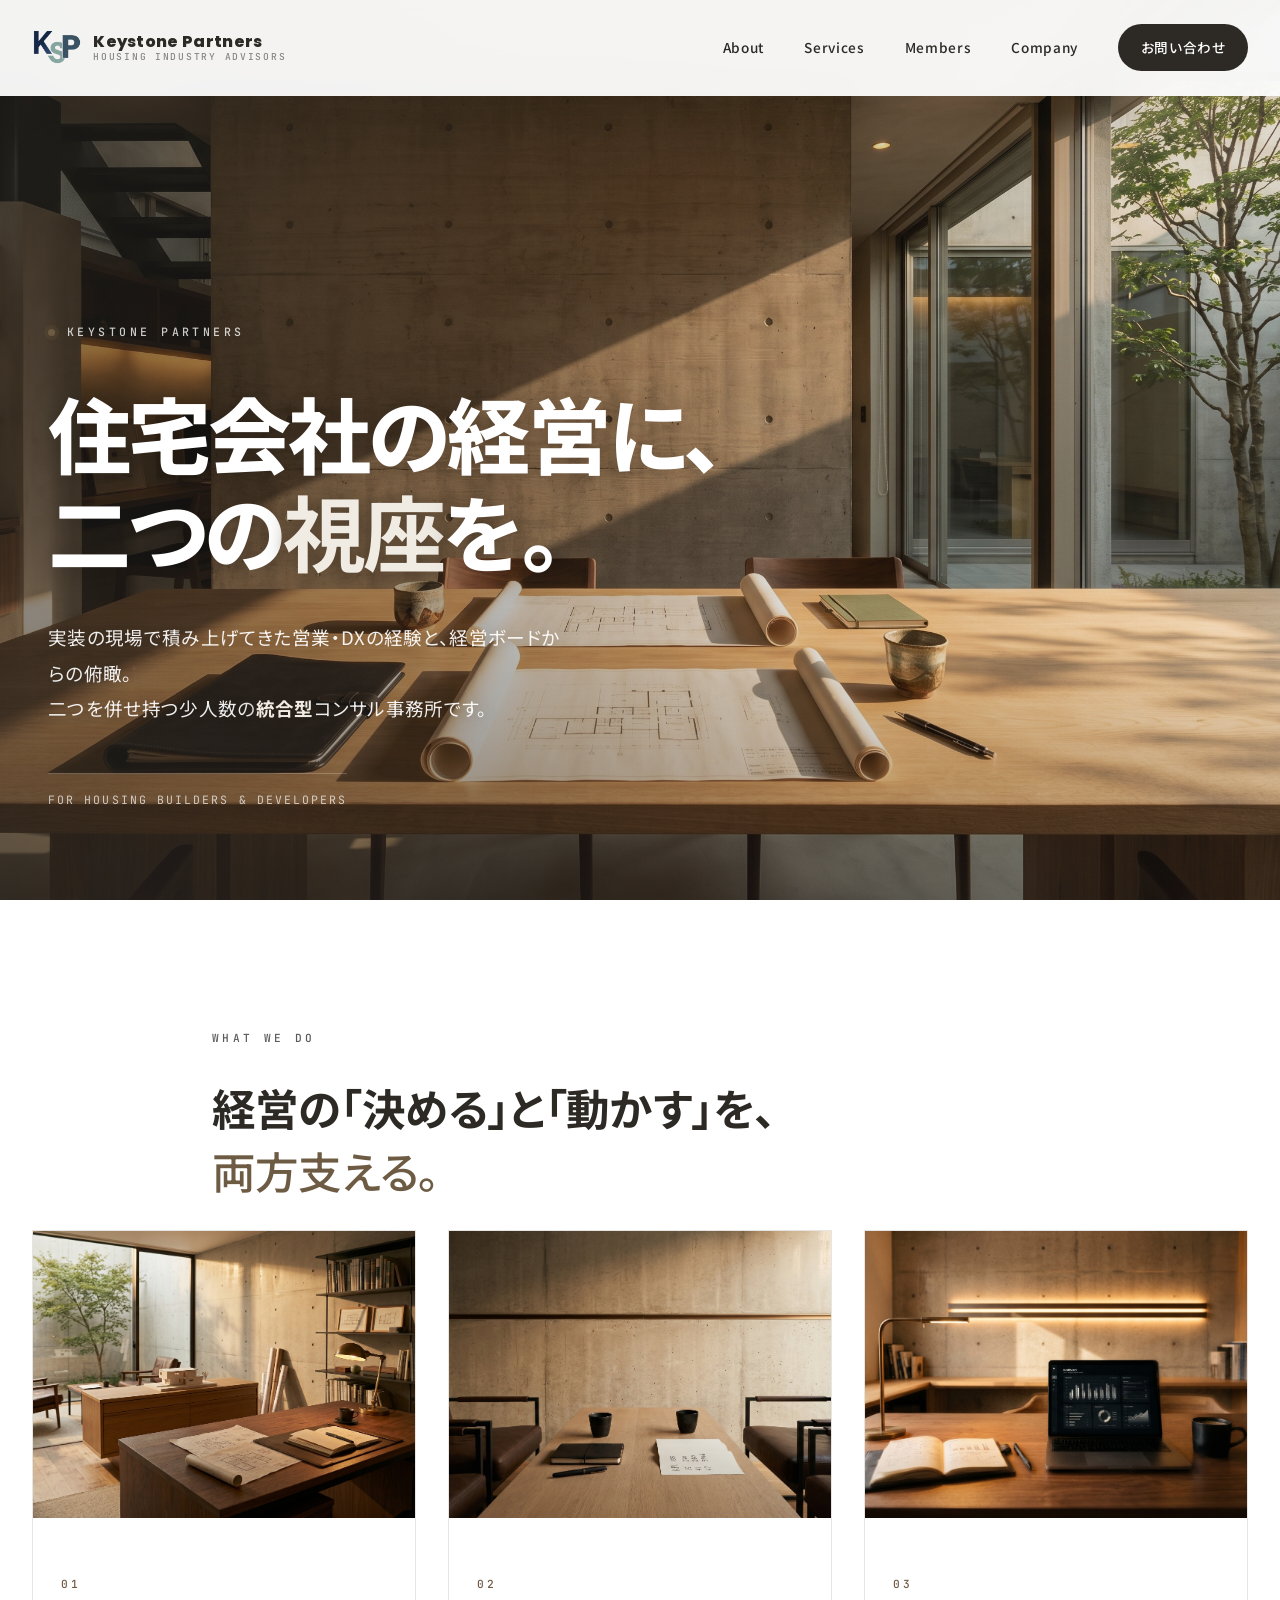
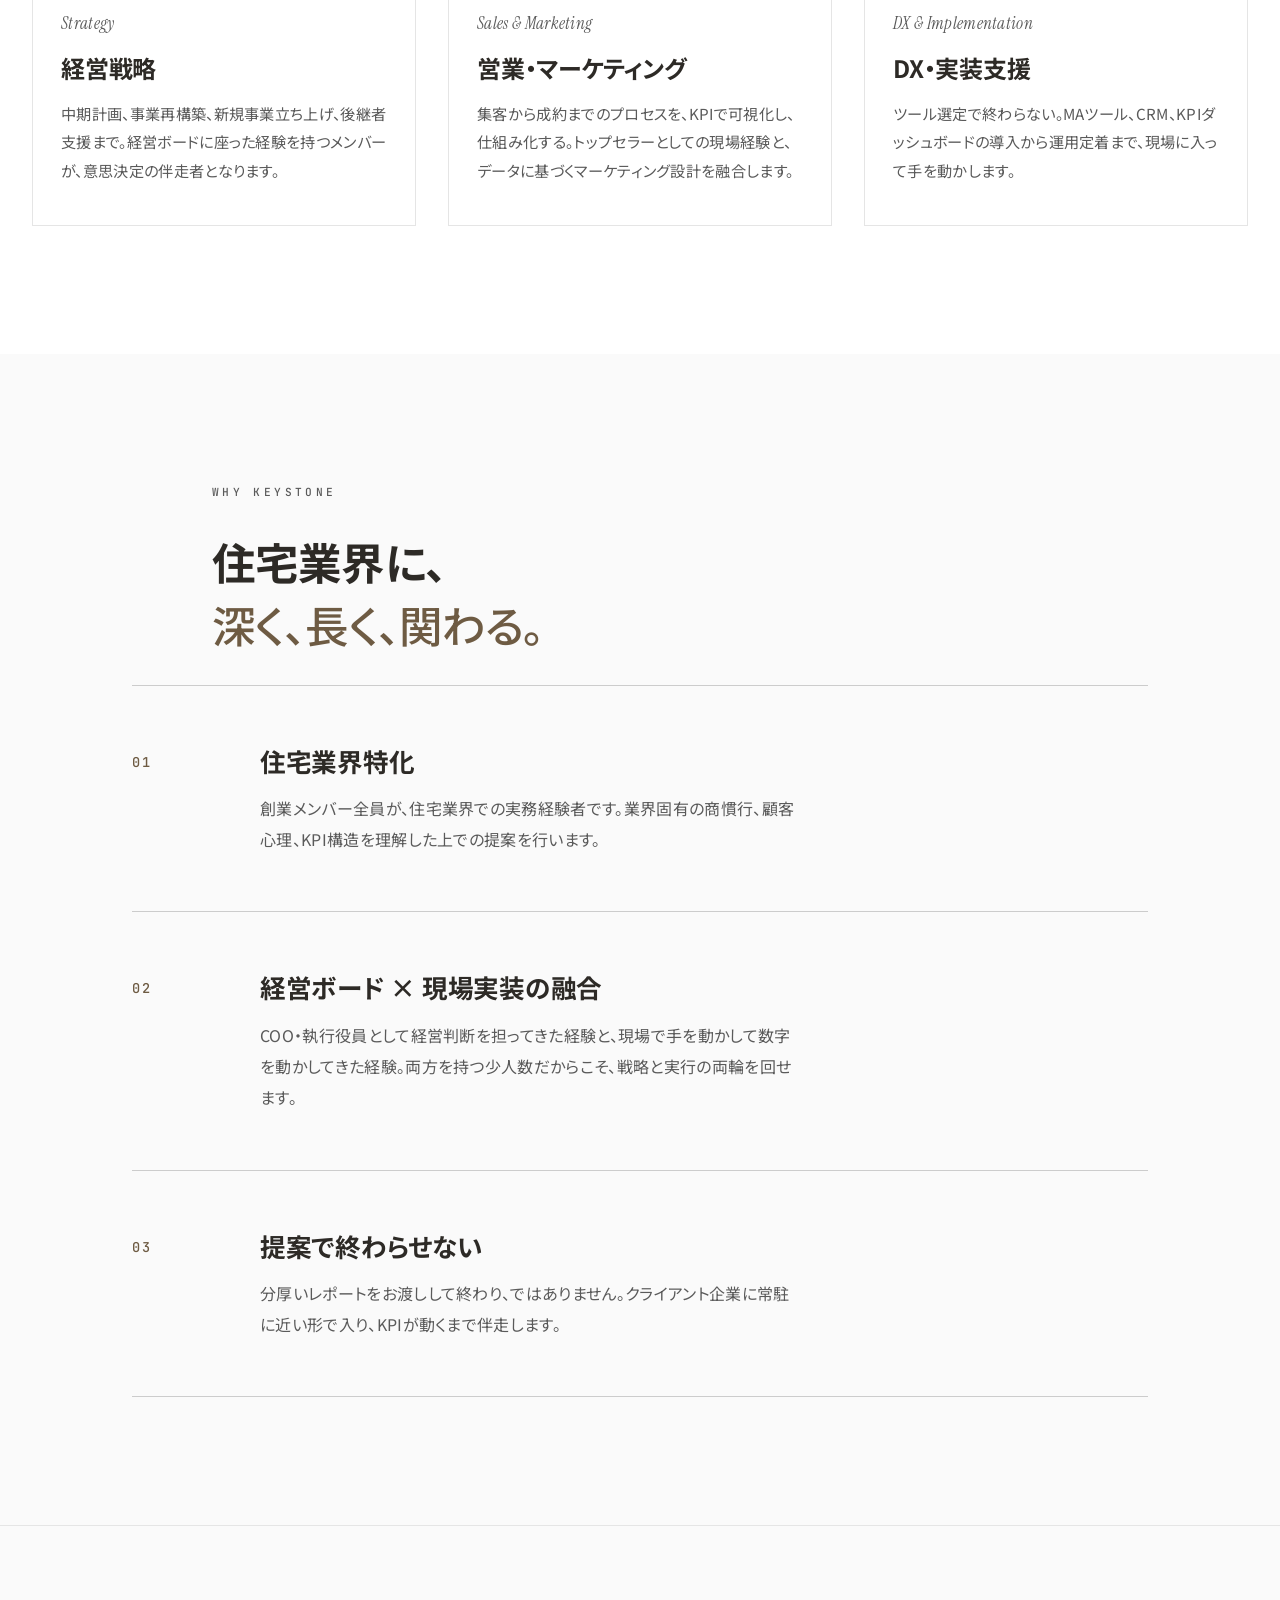
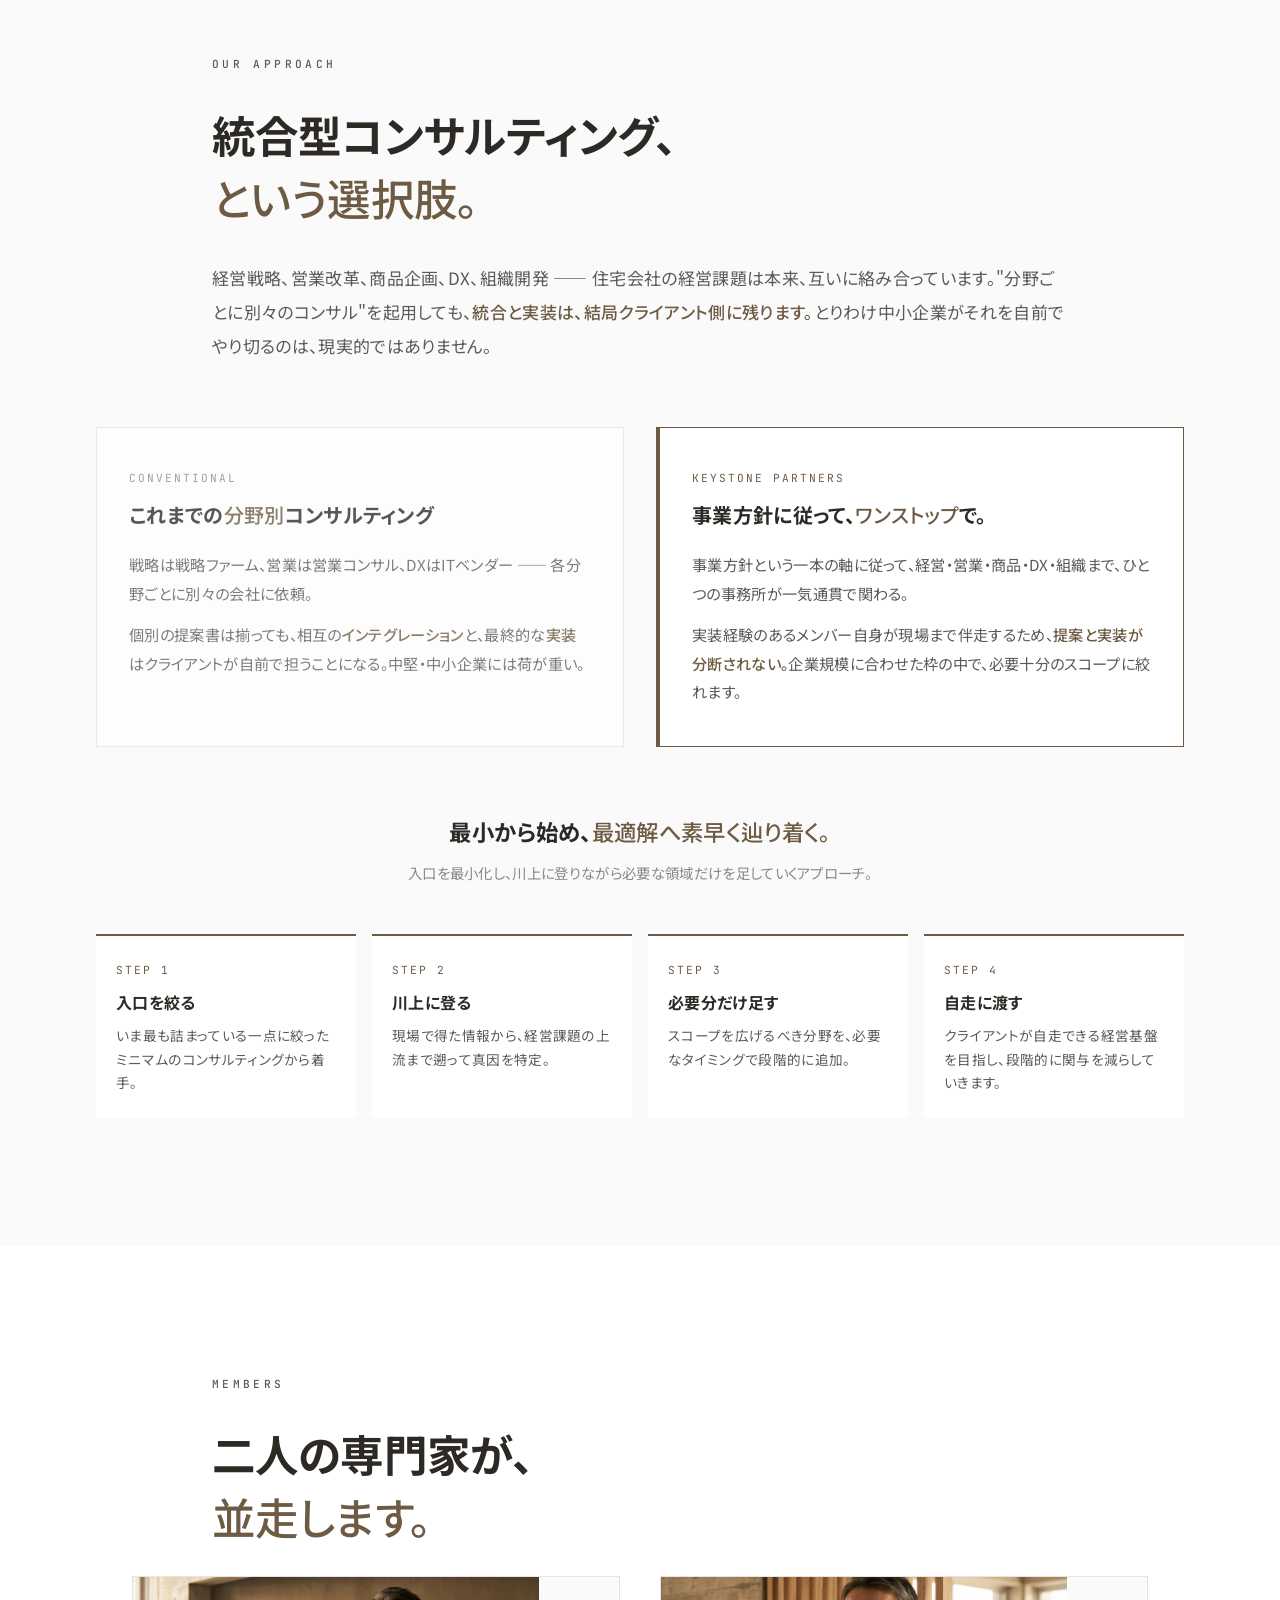
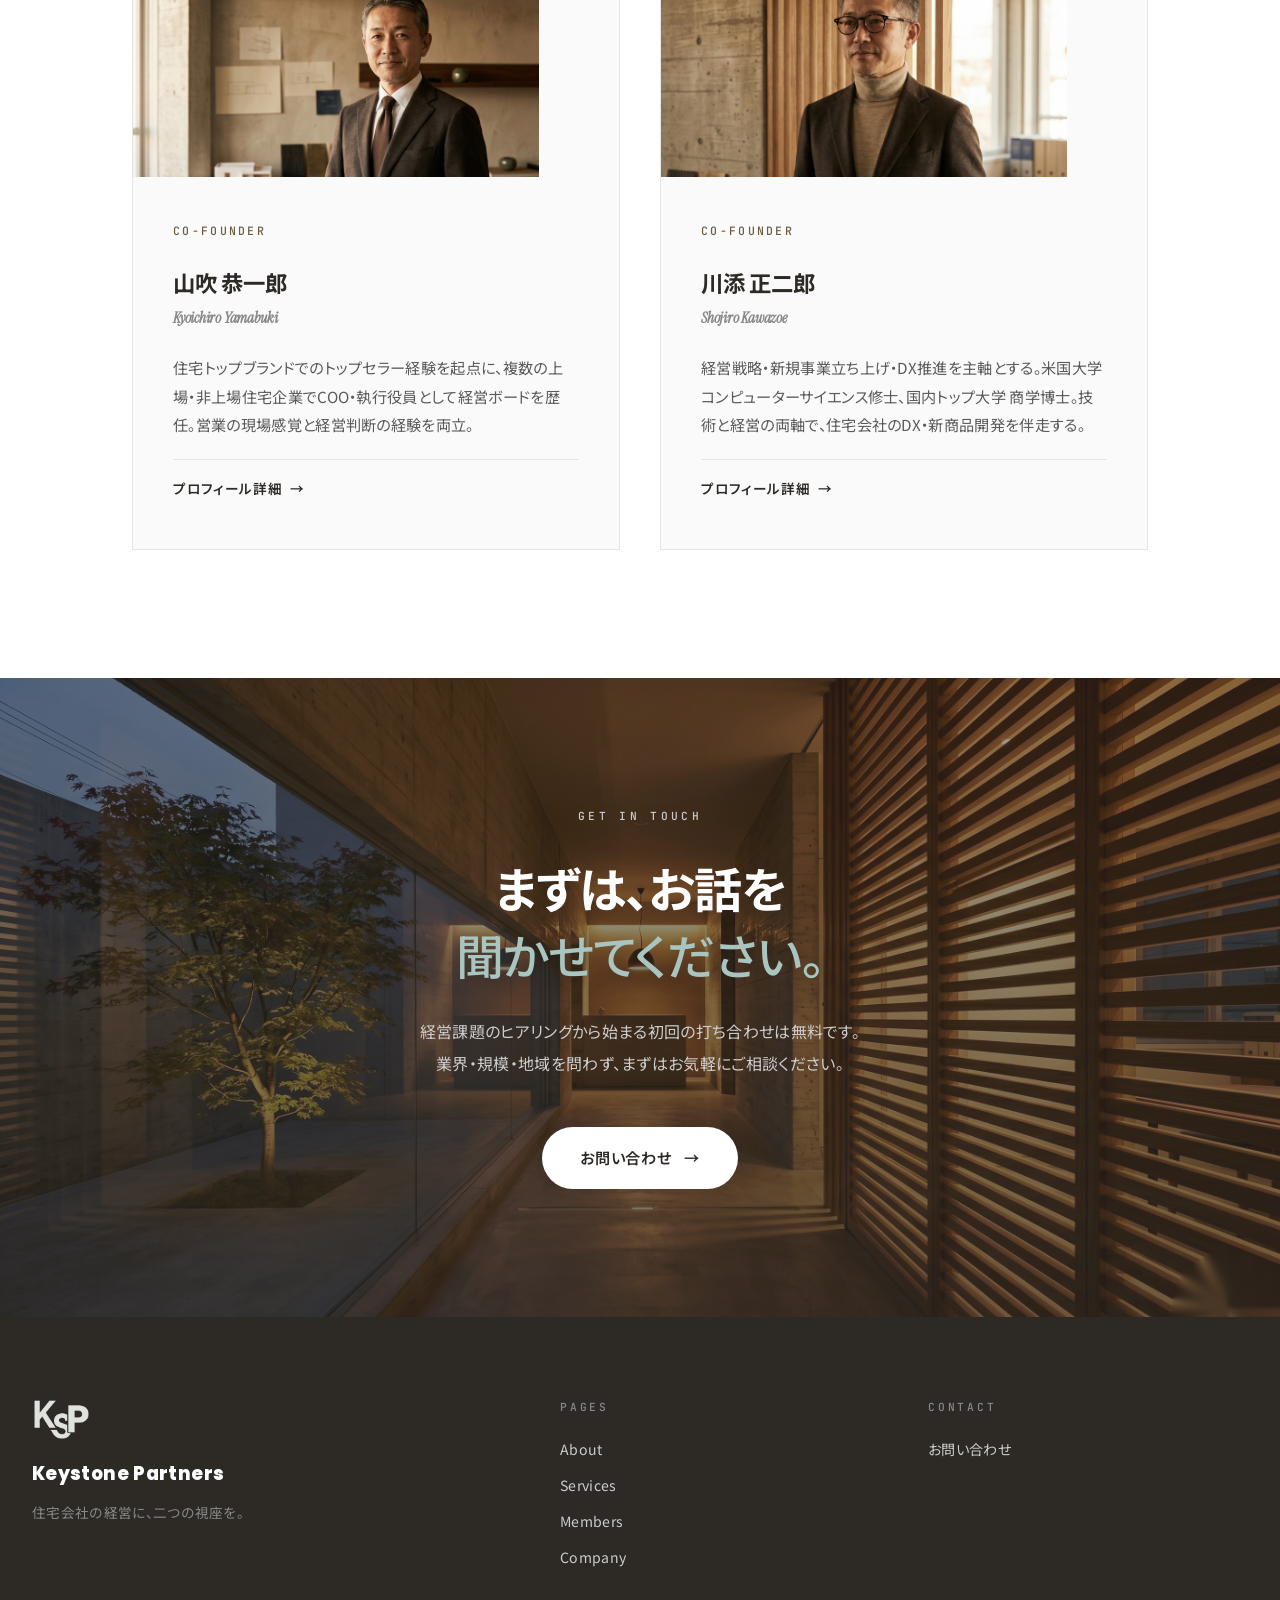
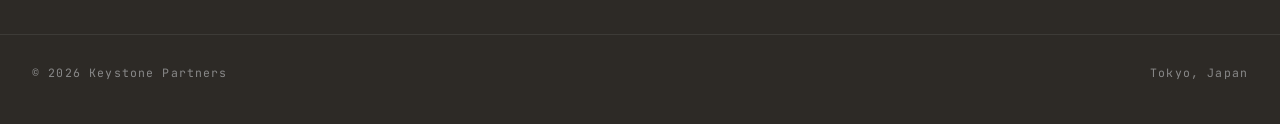
<file: index.html>
<!DOCTYPE html>
<html lang="ja">
<head>
<meta charset="UTF-8">
<meta name="viewport" content="width=device-width, initial-scale=1.0">
<title>Keystone Partners | 住宅会社の経営に、二つの視座を。</title>
<meta name="description" content="住宅会社向け経営コンサルティング事務所。経営ボードの視座と現場の実装力。二つを併せ持つ少人数のコンサル事務所、Keystone Partners。">
<link rel="preconnect" href="https://fonts.googleapis.com">
<link rel="preconnect" href="https://fonts.gstatic.com" crossorigin>
<link href="https://fonts.googleapis.com/css2?family=Noto+Sans+JP:wght@400;500;700;800;900&family=Instrument+Serif:ital@0;1&family=JetBrains+Mono:wght@400;500;700&family=Poppins:wght@800;900&display=swap" rel="stylesheet">
<link rel="stylesheet" href="style.css">
</head>
<body>

<!-- NAVIGATION -->
<nav class="nav">
  <div class="nav-inner">
    <a href="index.html" class="nav-logo" aria-label="Keystone Partners ホーム">
      <span class="nav-logo-text">
        <span class="nav-logo-mark">Keystone Partners</span>
        <span class="nav-logo-sub">Housing Industry Advisors</span>
      </span>
    </a>
    <button class="nav-toggle" aria-label="メニューを開く" aria-expanded="false">
      <span></span><span></span><span></span>
    </button>
    <div class="nav-links">
      <a href="about.html">About</a>
      <a href="services.html">Services</a>
      <a href="members.html">Members</a>
      <a href="company.html">Company</a>
      <a href="contact.html" class="nav-cta">お問い合わせ</a>
    </div>
  </div>
</nav>

<!-- HERO: full-bleed image -->
<section class="hero">
  <div class="hero-image"></div>
  <div class="hero-content">
    <div class="hero-eyebrow reveal">
      <span class="dot"></span>
      <span>KEYSTONE PARTNERS</span>
    </div>

    <h1 class="hero-headline">
      <span class="reveal" style="--d:.1s">住宅会社の経営に、</span>
      <span class="reveal" style="--d:.25s">二つの<em>視座</em>を。</span>
    </h1>

    <p class="hero-sub reveal" style="--d:.5s">
      実装の現場で積み上げてきた営業・DXの経験と、経営ボードからの俯瞰。<br>
      二つを併せ持つ少人数の<em>統合型</em>コンサル事務所です。
    </p>

    <div class="hero-meta reveal" style="--d:.7s">
      For Housing Builders &amp; Developers
    </div>
  </div>
</section>

<!-- WHAT WE DO (with images) -->
<section class="do">
  <div class="container-narrow">
    <div class="section-eyebrow reveal-on-scroll">WHAT WE DO</div>
    <h2 class="section-headline reveal-on-scroll">
      経営の「決める」と「動かす」を、<br>
      <em>両方支える。</em>
    </h2>
  </div>

  <div class="do-grid">
    <article class="do-card reveal-on-scroll">
      <div class="do-card-image" style="background-image: url('images/service-strategy.jpg'); background-color: #2D2A26;"></div>
      <div class="do-card-inner">
        <div class="do-card-num">01</div>
        <div class="do-card-title-en">Strategy</div>
        <h3 class="do-card-title">経営戦略</h3>
        <p class="do-card-desc">
          中期計画、事業再構築、新規事業立ち上げ、後継者支援まで。経営ボードに座った経験を持つメンバーが、意思決定の伴走者となります。
        </p>
      </div>
    </article>

    <article class="do-card reveal-on-scroll">
      <div class="do-card-image" style="background-image: url('images/service-sales.jpg'); background-color: #2D2A26;"></div>
      <div class="do-card-inner">
        <div class="do-card-num">02</div>
        <div class="do-card-title-en">Sales &amp; Marketing</div>
        <h3 class="do-card-title">営業・マーケティング</h3>
        <p class="do-card-desc">
          集客から成約までのプロセスを、KPIで可視化し、仕組み化する。トップセラーとしての現場経験と、データに基づくマーケティング設計を融合します。
        </p>
      </div>
    </article>

    <article class="do-card reveal-on-scroll">
      <div class="do-card-image" style="background-image: url('images/service-dx.jpg'); background-color: #2D2A26;"></div>
      <div class="do-card-inner">
        <div class="do-card-num">03</div>
        <div class="do-card-title-en">DX &amp; Implementation</div>
        <h3 class="do-card-title">DX・実装支援</h3>
        <p class="do-card-desc">
          ツール選定で終わらない。MAツール、CRM、KPIダッシュボードの導入から運用定着まで、現場に入って手を動かします。
        </p>
      </div>
    </article>
  </div>
</section>

<!-- WHY KEYSTONE -->
<section class="why">
  <div class="container-narrow">
    <div class="section-eyebrow reveal-on-scroll">WHY KEYSTONE</div>
    <h2 class="section-headline reveal-on-scroll">
      住宅業界に、<br>
      <em>深く、長く、関わる。</em>
    </h2>
  </div>

  <div class="why-list">
    <article class="why-item reveal-on-scroll">
      <div class="why-num">01</div>
      <div>
        <h3 class="why-title">住宅業界特化</h3>
        <p class="why-desc">
          創業メンバー全員が、住宅業界での実務経験者です。業界固有の商慣行、顧客心理、KPI構造を理解した上での提案を行います。
        </p>
      </div>
    </article>

    <article class="why-item reveal-on-scroll">
      <div class="why-num">02</div>
      <div>
        <h3 class="why-title">経営ボード × 現場実装の融合</h3>
        <p class="why-desc">
          COO・執行役員として経営判断を担ってきた経験と、現場で手を動かして数字を動かしてきた経験。両方を持つ少人数だからこそ、戦略と実行の両輪を回せます。
        </p>
      </div>
    </article>

    <article class="why-item reveal-on-scroll">
      <div class="why-num">03</div>
      <div>
        <h3 class="why-title">提案で終わらせない</h3>
        <p class="why-desc">
          分厚いレポートをお渡しして終わり、ではありません。クライアント企業に常駐に近い形で入り、KPIが動くまで伴走します。
        </p>
      </div>
    </article>
  </div>
</section>

<!-- INTEGRATIVE CONSULTING (v3 addition) -->
<section class="integrative">
  <div class="container-narrow">
    <div class="section-eyebrow reveal-on-scroll">OUR APPROACH</div>
    <h2 class="section-headline reveal-on-scroll">
      統合型コンサルティング、<br>
      <em>という選択肢。</em>
    </h2>
    <p class="integrative-lead reveal-on-scroll">
      経営戦略、営業改革、商品企画、DX、組織開発 ―― 住宅会社の経営課題は本来、互いに絡み合っています。"分野ごとに別々のコンサル"を起用しても、<em>統合と実装は、結局クライアント側に残ります。</em>とりわけ中小企業がそれを自前でやり切るのは、現実的ではありません。
    </p>
  </div>

  <div class="integrative-compare">
    <article class="integrative-card is-conventional reveal-on-scroll">
      <div class="integrative-card-eyebrow">CONVENTIONAL</div>
      <h3 class="integrative-card-title">これまでの<em>分野別</em>コンサルティング</h3>
      <div class="integrative-card-body">
        <p>戦略は戦略ファーム、営業は営業コンサル、DXはITベンダー ―― 各分野ごとに別々の会社に依頼。</p>
        <p>個別の提案書は揃っても、相互の<em>インテグレーション</em>と、最終的な<em>実装</em>はクライアントが自前で担うことになる。中堅・中小企業には荷が重い。</p>
      </div>
    </article>

    <article class="integrative-card is-ours reveal-on-scroll">
      <div class="integrative-card-eyebrow">KEYSTONE PARTNERS</div>
      <h3 class="integrative-card-title">事業方針に従って、<em>ワンストップ</em>で。</h3>
      <div class="integrative-card-body">
        <p>事業方針という一本の軸に従って、経営・営業・商品・DX・組織まで、ひとつの事務所が一気通貫で関わる。</p>
        <p>実装経験のあるメンバー自身が現場まで伴走するため、<em>提案と実装が分断されない。</em>企業規模に合わせた枠の中で、必要十分のスコープに絞れます。</p>
      </div>
    </article>
  </div>

  <div class="integrative-flow">
    <div class="integrative-flow-title reveal-on-scroll">
      最小から始め、<em>最適解へ素早く辿り着く。</em>
    </div>
    <div class="integrative-flow-sub reveal-on-scroll">
      入口を最小化し、川上に登りながら必要な領域だけを足していくアプローチ。
    </div>

    <div class="integrative-steps">
      <div class="integrative-step reveal-on-scroll">
        <div class="integrative-step-num">STEP 1</div>
        <div class="integrative-step-title">入口を絞る</div>
        <div class="integrative-step-desc">
          いま最も詰まっている一点に絞ったミニマムのコンサルティングから着手。
        </div>
      </div>
      <div class="integrative-step reveal-on-scroll">
        <div class="integrative-step-num">STEP 2</div>
        <div class="integrative-step-title">川上に登る</div>
        <div class="integrative-step-desc">
          現場で得た情報から、経営課題の上流まで遡って真因を特定。
        </div>
      </div>
      <div class="integrative-step reveal-on-scroll">
        <div class="integrative-step-num">STEP 3</div>
        <div class="integrative-step-title">必要分だけ足す</div>
        <div class="integrative-step-desc">
          スコープを広げるべき分野を、必要なタイミングで段階的に追加。
        </div>
      </div>
      <div class="integrative-step reveal-on-scroll">
        <div class="integrative-step-num">STEP 4</div>
        <div class="integrative-step-title">自走に渡す</div>
        <div class="integrative-step-desc">
          クライアントが自走できる経営基盤を目指し、段階的に関与を減らしていきます。
        </div>
      </div>
    </div>
  </div>
</section>

<!-- MEMBERS TEASER (with photo thumbnails) -->
<section class="members-teaser">
  <div class="container-narrow">
    <div class="section-eyebrow reveal-on-scroll">MEMBERS</div>
    <h2 class="section-headline reveal-on-scroll">
      二人の専門家が、<br>
      <em>並走します。</em>
    </h2>
  </div>

  <div class="members-teaser-grid">
    <article class="member-card reveal-on-scroll">
      <div class="member-photo-placeholder text-fallback" style="background-image: url('images/member-yamabuki.jpg'); background-position: center 42%;">KY</div>
      <div class="member-role">Co-founder</div>
      <h3 class="member-name">
        山吹 恭一郎
        <div class="member-name-en">Kyoichiro Yamabuki</div>
      </h3>
      <p class="member-desc">
        住宅トップブランドでのトップセラー経験を起点に、複数の上場・非上場住宅企業でCOO・執行役員として経営ボードを歴任。営業の現場感覚と経営判断の経験を両立。
      </p>
      <a href="members.html#yamabuki" class="member-link">
        <span>プロフィール詳細</span>
        <span class="arrow">→</span>
      </a>
    </article>

    <article class="member-card reveal-on-scroll">
      <div class="member-photo-placeholder text-fallback" style="background-image: url('images/member-kawazoe.jpg'); background-position: center 38%;">SK</div>
      <div class="member-role">Co-founder</div>
      <h3 class="member-name">
        川添 正二郎
        <div class="member-name-en">Shojiro Kawazoe</div>
      </h3>
      <p class="member-desc">
        経営戦略・新規事業立ち上げ・DX推進を主軸とする。米国大学コンピューターサイエンス修士、国内トップ大学 商学博士。技術と経営の両軸で、住宅会社のDX・新商品開発を伴走する。
      </p>
      <a href="members.html#kawazoe" class="member-link">
        <span>プロフィール詳細</span>
        <span class="arrow">→</span>
      </a>
    </article>
  </div>
</section>

<!-- CTA (with image background) -->
<section class="cta">
  <div class="cta-image" style="background-image: url('images/cta-bg.jpg');"></div>
  <div class="container-narrow">
    <div class="section-eyebrow reveal-on-scroll">GET IN TOUCH</div>
    <h2 class="cta-headline reveal-on-scroll">
      まずは、お話を<br>
      <em>聞かせてください。</em>
    </h2>
    <p class="cta-lead reveal-on-scroll">
      経営課題のヒアリングから始まる初回の打ち合わせは無料です。<br>
      業界・規模・地域を問わず、まずはお気軽にご相談ください。
    </p>
    <div class="reveal-on-scroll">
      <a href="contact.html" class="cta-button">
        <span>お問い合わせ</span>
        <span class="arrow">→</span>
      </a>
    </div>
  </div>
</section>

<!-- FOOTER -->
<footer class="footer">
  <div class="footer-inner">
    <div class="footer-brand">
      <div class="footer-brand-logo" aria-hidden="true"></div>
      <p class="footer-brand-name">Keystone Partners</p>
      <p class="footer-brand-tag">住宅会社の経営に、二つの視座を。</p>
    </div>
    <div>
      <p class="footer-col-title">Pages</p>
      <div class="footer-links">
        <a href="about.html">About</a>
        <a href="services.html">Services</a>
        <a href="members.html">Members</a>
        <a href="company.html">Company</a>
      </div>
    </div>
    <div>
      <p class="footer-col-title">Contact</p>
      <div class="footer-links">
        <a href="contact.html">お問い合わせ</a>
      </div>
    </div>
  </div>
  <div class="footer-bottom">
    <span>© 2026 Keystone Partners</span>
    <span>Tokyo, Japan</span>
  </div>
</footer>

<script src="script.js"></script>
</body>
</html>
</file>
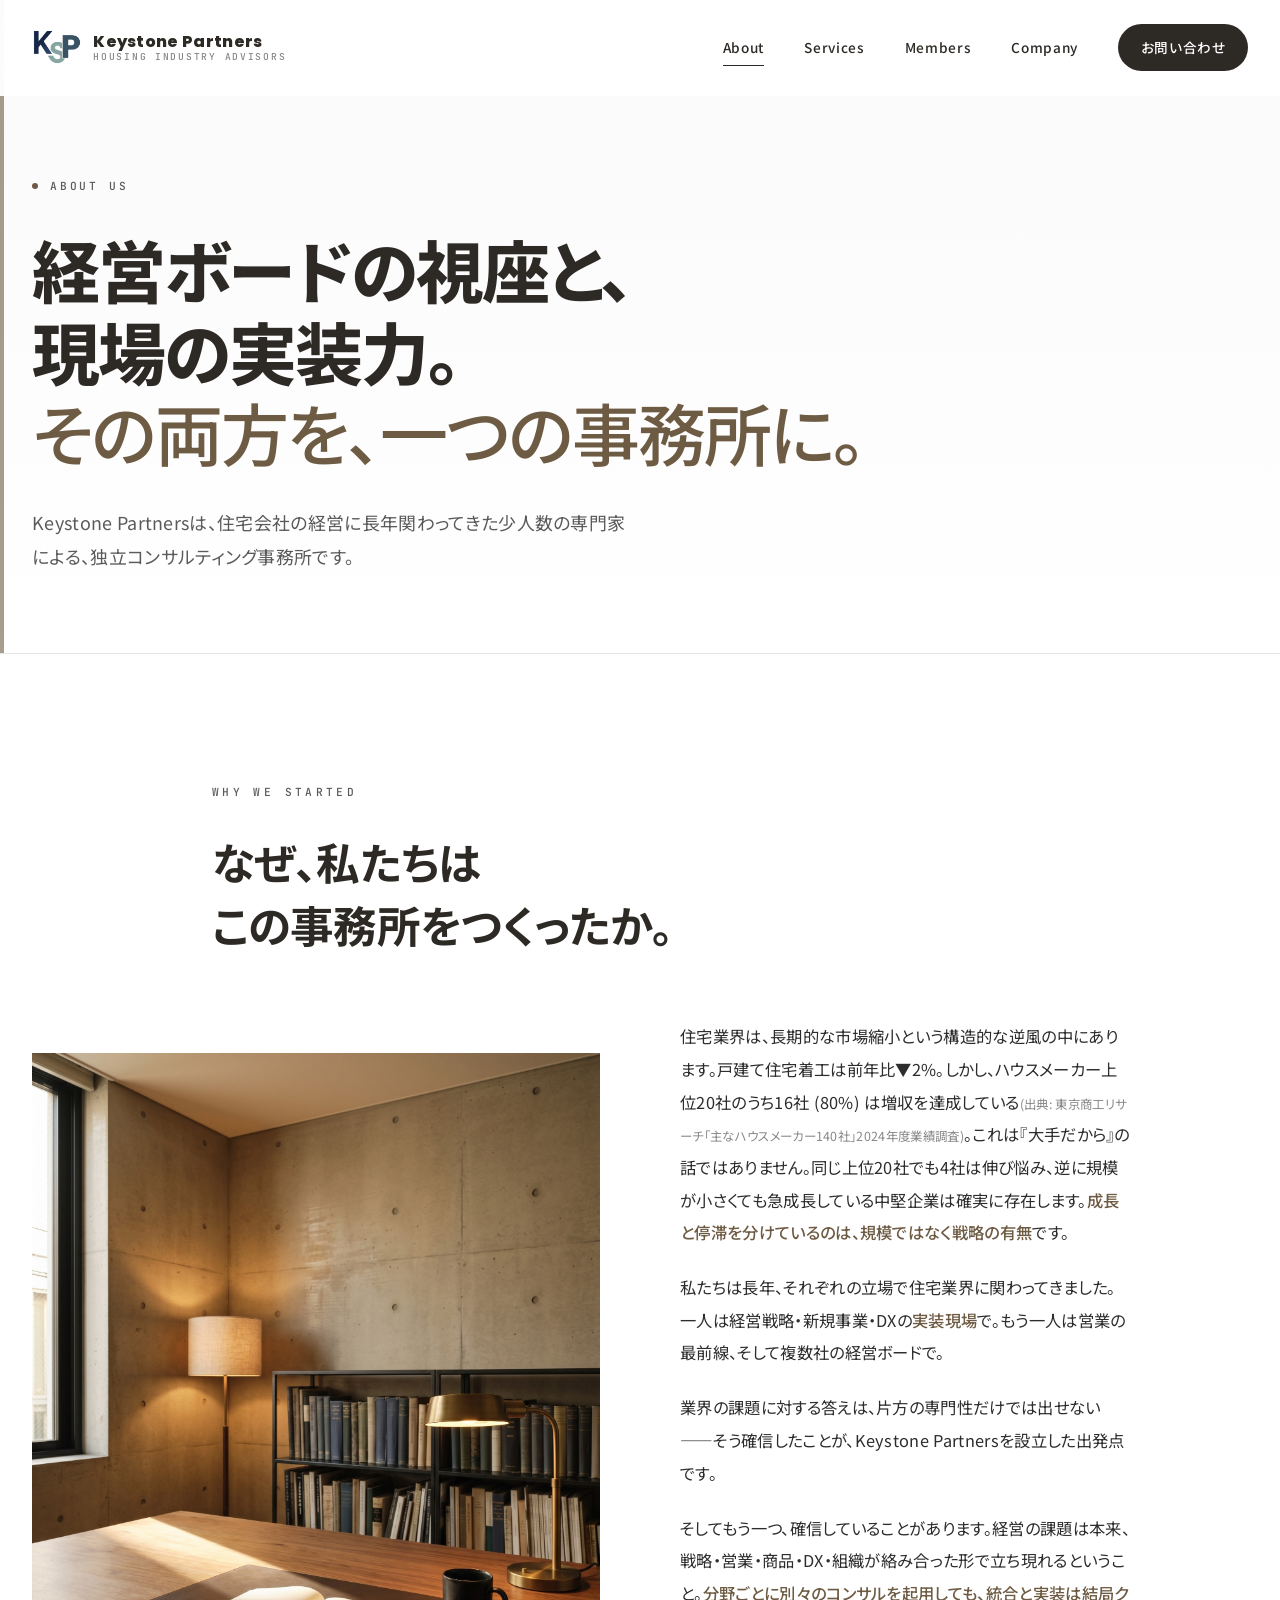
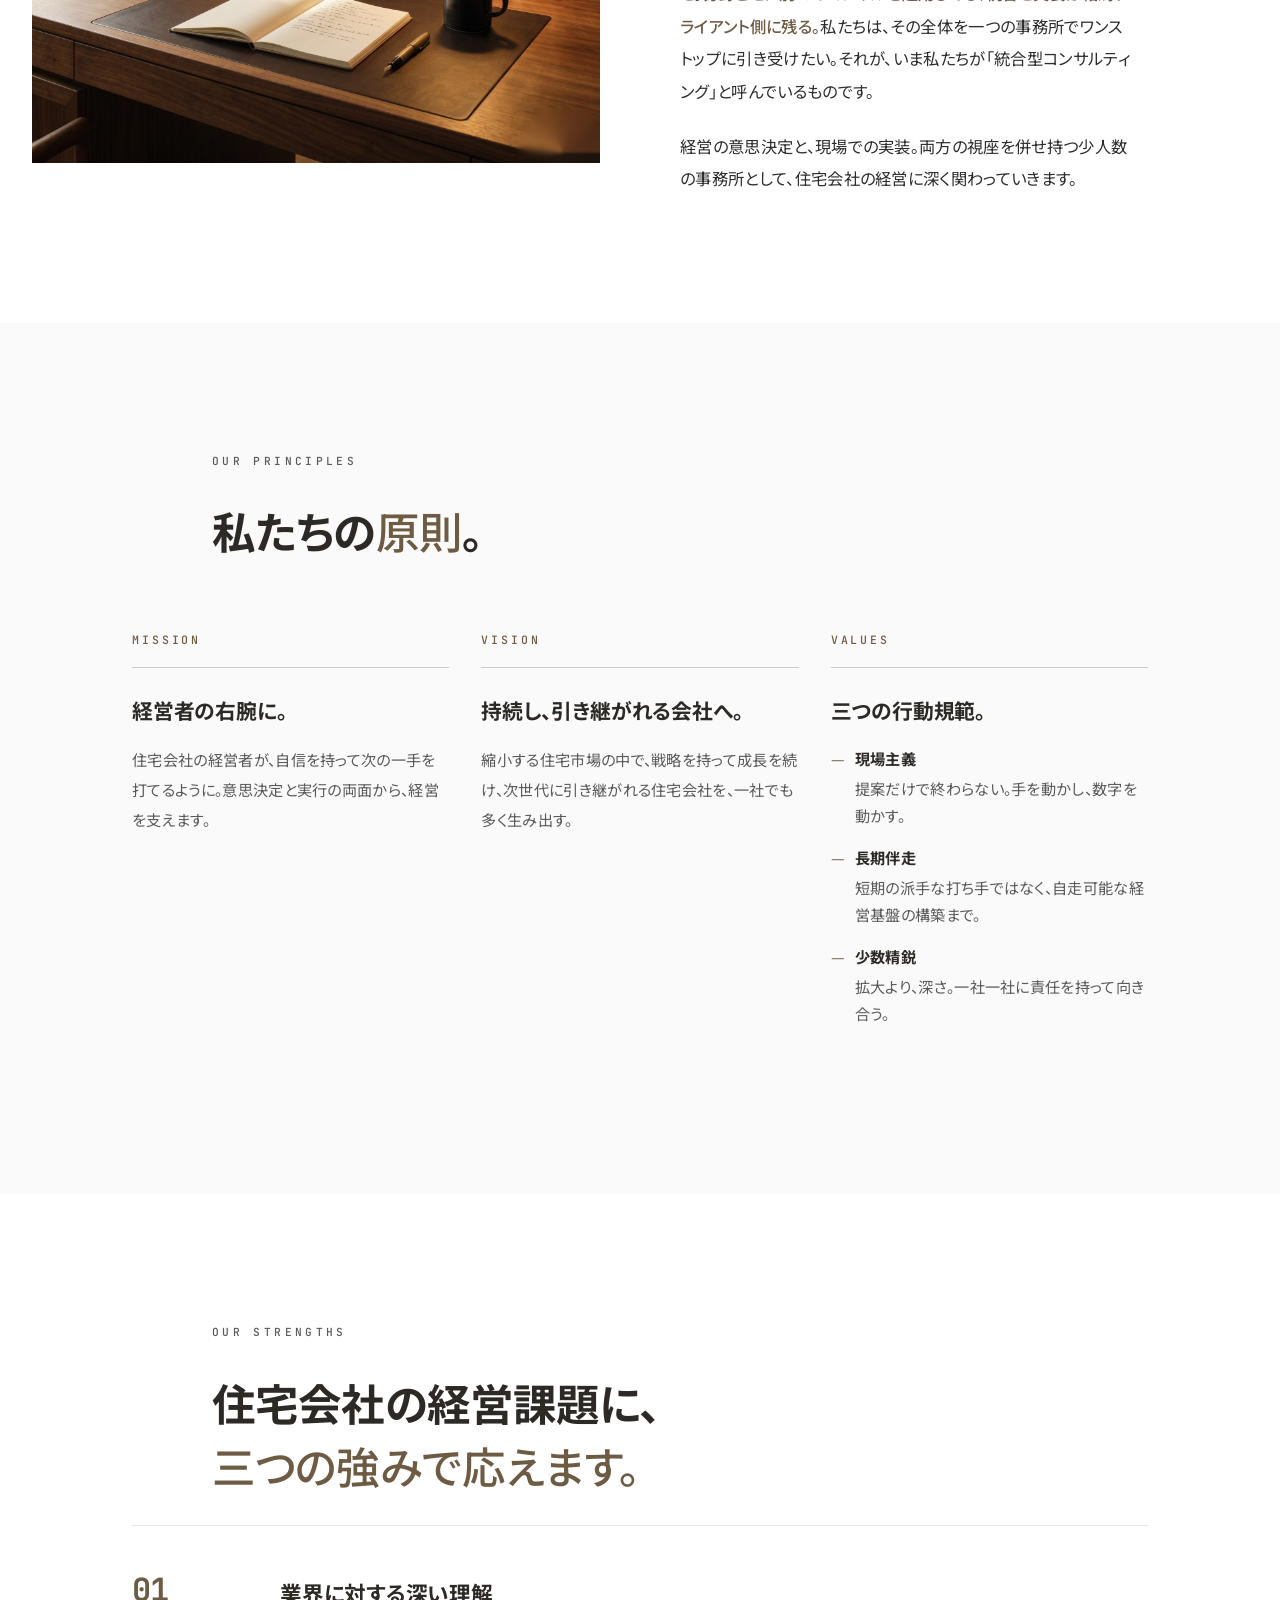
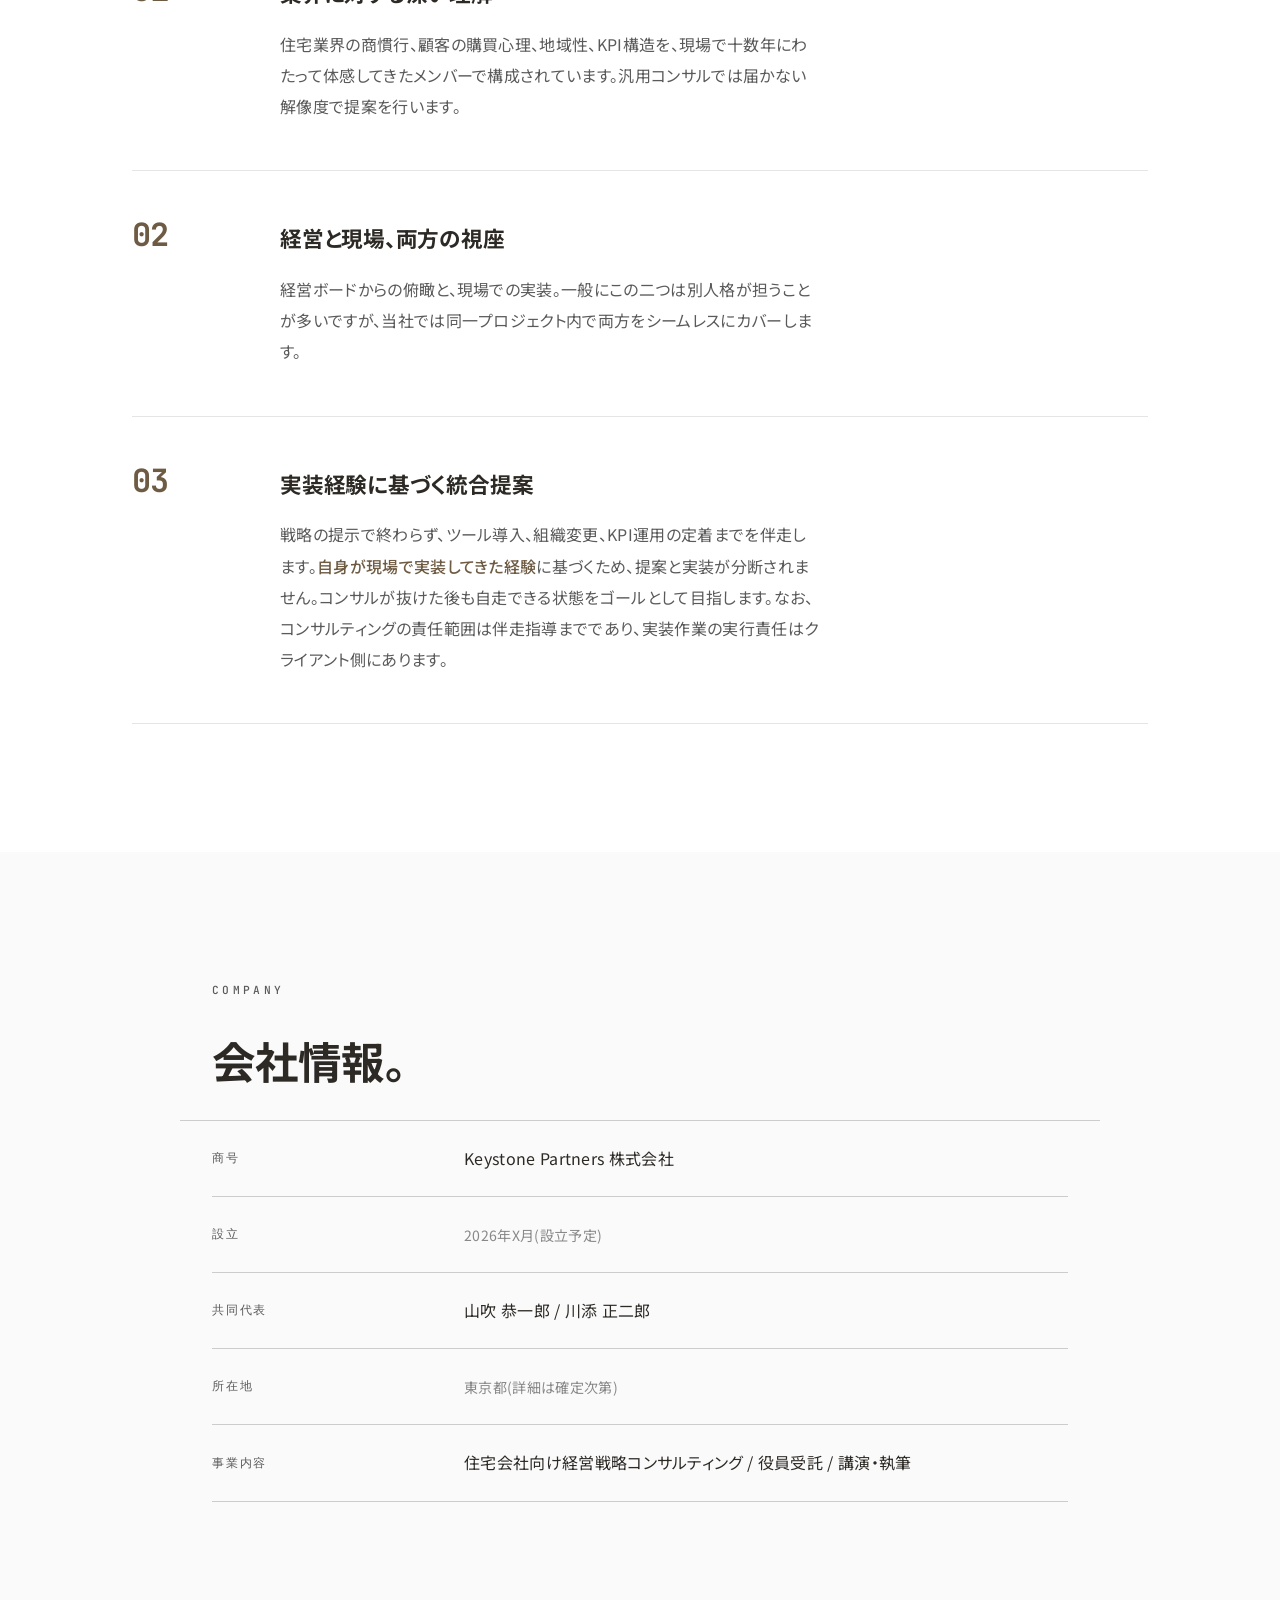
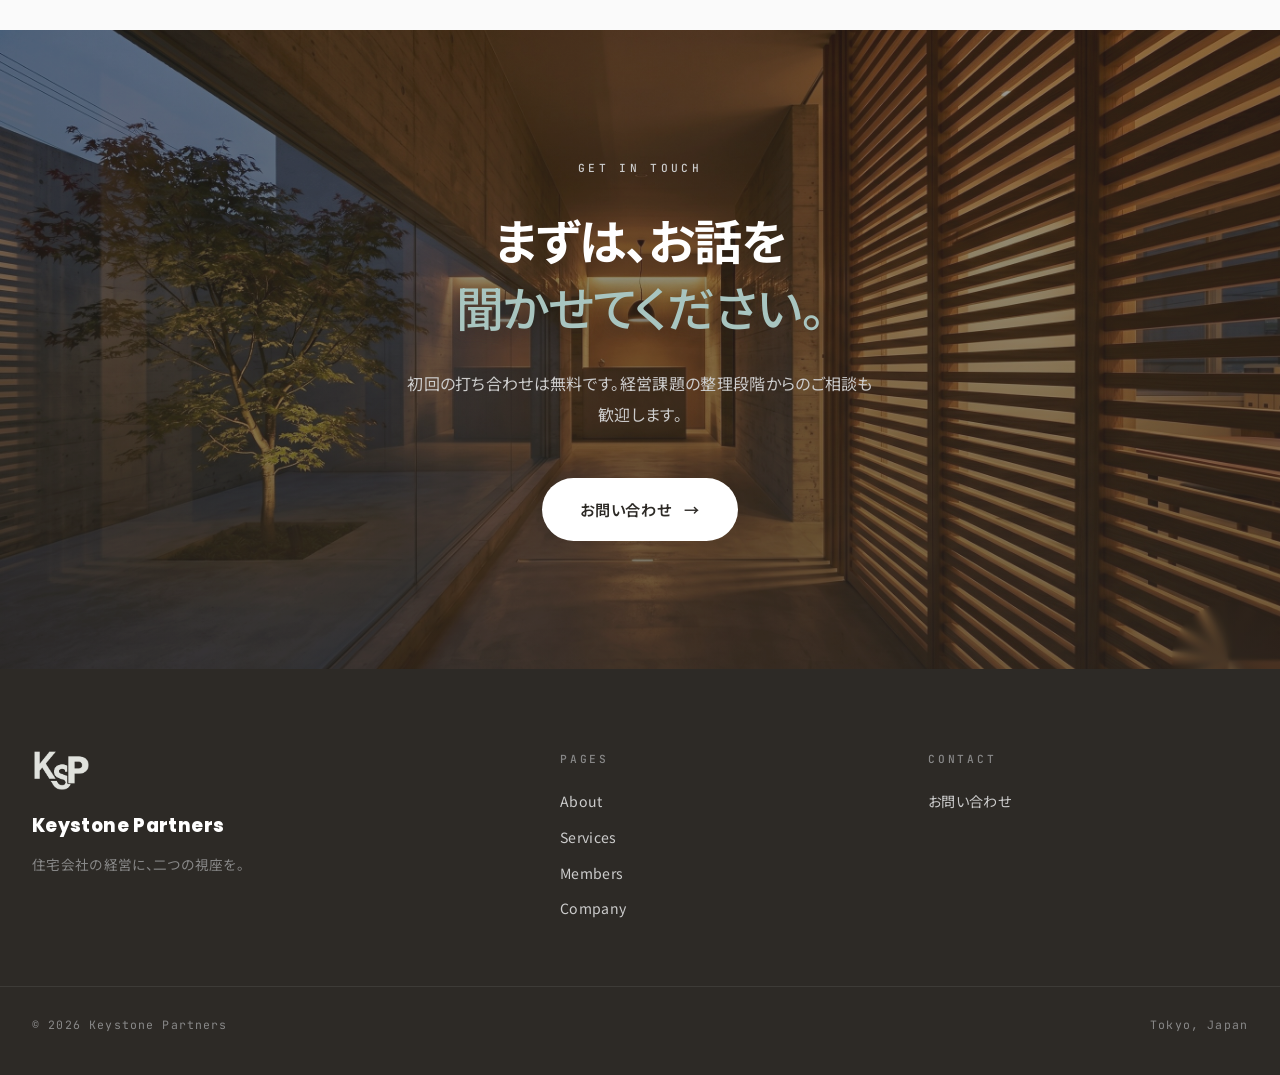
<file: about.html>
<!DOCTYPE html>
<html lang="ja">
<head>
<meta charset="UTF-8">
<meta name="viewport" content="width=device-width, initial-scale=1.0">
<title>About | Keystone Partners</title>
<meta name="description" content="Keystone Partnersについて。経営ボードの視座と、現場の実装力。その両方を一つの事務所に。設立背景、Mission/Vision/Values、私たちの強み。">
<link rel="preconnect" href="https://fonts.googleapis.com">
<link rel="preconnect" href="https://fonts.gstatic.com" crossorigin>
<link href="https://fonts.googleapis.com/css2?family=Noto+Sans+JP:wght@400;500;700;800;900&family=Instrument+Serif:ital@0;1&family=JetBrains+Mono:wght@400;500;700&family=Poppins:wght@800;900&display=swap" rel="stylesheet">
<link rel="stylesheet" href="style.css">
</head>
<body>

<nav class="nav">
  <div class="nav-inner">
    <a href="index.html" class="nav-logo" aria-label="Keystone Partners ホーム">
      <span class="nav-logo-text">
        <span class="nav-logo-mark">Keystone Partners</span>
        <span class="nav-logo-sub">Housing Industry Advisors</span>
      </span>
    </a>
    <button class="nav-toggle" aria-label="メニューを開く" aria-expanded="false">
      <span></span><span></span><span></span>
    </button>
    <div class="nav-links">
      <a href="about.html" class="nav-current">About</a>
      <a href="services.html">Services</a>
      <a href="members.html">Members</a>
      <a href="company.html">Company</a>
      <a href="contact.html" class="nav-cta">お問い合わせ</a>
    </div>
  </div>
</nav>

<section class="page-head">
  <div class="page-head-inner">
    <div class="page-eyebrow reveal">
      <span class="dot"></span>
      <span>ABOUT US</span>
    </div>
    <h1 class="page-title reveal" style="--d:.15s">
      経営ボードの視座と、<br>
      現場の実装力。<br>
      <em>その両方を、一つの事務所に。</em>
    </h1>
    <p class="page-lead reveal" style="--d:.35s">
      Keystone Partnersは、住宅会社の経営に長年関わってきた少人数の専門家による、独立コンサルティング事務所です。
    </p>
  </div>
</section>

<!-- STORY: image + text split -->
<section class="about-story">
  <div class="container-narrow" style="margin-bottom: 4rem;">
    <div class="section-eyebrow reveal-on-scroll">WHY WE STARTED</div>
    <h2 class="section-headline reveal-on-scroll">
      なぜ、私たちは<br>
      この事務所をつくったか。
    </h2>
  </div>

  <div class="about-story-split">
    <div class="about-story-image reveal-on-scroll" style="background-image: url('images/about-story.jpg'); background-color: #2D2A26;"></div>
    <div class="about-story-text reveal-on-scroll">
      <p>住宅業界は、長期的な市場縮小という構造的な逆風の中にあります。戸建て住宅着工は前年比▼2%。しかし、ハウスメーカー上位20社のうち16社 (80%) は増収を達成している<small>(出典: 東京商工リサーチ「主なハウスメーカー140社」2024年度業績調査)</small>。これは『大手だから』の話ではありません。同じ上位20社でも4社は伸び悩み、逆に規模が小さくても急成長している中堅企業は確実に存在します。<em>成長と停滞を分けているのは、規模ではなく戦略の有無</em>です。</p>
      <p>私たちは長年、それぞれの立場で住宅業界に関わってきました。一人は経営戦略・新規事業・DXの<em>実装現場</em>で。もう一人は営業の最前線、そして複数社の経営ボードで。</p>
      <p>業界の課題に対する答えは、片方の専門性だけでは出せない――そう確信したことが、Keystone Partnersを設立した出発点です。</p>
      <p>そしてもう一つ、確信していることがあります。経営の課題は本来、戦略・営業・商品・DX・組織が絡み合った形で立ち現れるということ。<em>分野ごとに別々のコンサルを起用しても、統合と実装は結局クライアント側に残る。</em>私たちは、その全体を一つの事務所でワンストップに引き受けたい。それが、いま私たちが「統合型コンサルティング」と呼んでいるものです。</p>
      <p>経営の意思決定と、現場での実装。両方の視座を併せ持つ少人数の事務所として、住宅会社の経営に深く関わっていきます。</p>
    </div>
  </div>
</section>

<!-- PRINCIPLES -->
<section class="principles">
  <div class="container-narrow">
    <div class="section-eyebrow reveal-on-scroll">OUR PRINCIPLES</div>
    <h2 class="section-headline reveal-on-scroll">
      私たちの<em>原則</em>。
    </h2>
  </div>

  <div class="principles-grid">
    <div class="principle reveal-on-scroll">
      <div class="principle-label">Mission</div>
      <h3 class="principle-title">経営者の右腕に。</h3>
      <p class="principle-body">
        住宅会社の経営者が、自信を持って次の一手を打てるように。意思決定と実行の両面から、経営を支えます。
      </p>
    </div>

    <div class="principle reveal-on-scroll">
      <div class="principle-label">Vision</div>
      <h3 class="principle-title">持続し、引き継がれる会社へ。</h3>
      <p class="principle-body">
        縮小する住宅市場の中で、戦略を持って成長を続け、次世代に引き継がれる住宅会社を、一社でも多く生み出す。
      </p>
    </div>

    <div class="principle reveal-on-scroll">
      <div class="principle-label">Values</div>
      <h3 class="principle-title">三つの行動規範。</h3>
      <ul class="principle-list">
        <li><strong>現場主義</strong>提案だけで終わらない。手を動かし、数字を動かす。</li>
        <li><strong>長期伴走</strong>短期の派手な打ち手ではなく、自走可能な経営基盤の構築まで。</li>
        <li><strong>少数精鋭</strong>拡大より、深さ。一社一社に責任を持って向き合う。</li>
      </ul>
    </div>
  </div>
</section>

<!-- STRENGTHS -->
<section class="strengths">
  <div class="container-narrow">
    <div class="section-eyebrow reveal-on-scroll">OUR STRENGTHS</div>
    <h2 class="section-headline reveal-on-scroll">
      住宅会社の経営課題に、<br>
      <em>三つの強みで応えます。</em>
    </h2>
  </div>

  <div class="strengths-list">
    <article class="strength-item reveal-on-scroll">
      <div class="strength-num">01</div>
      <div>
        <h3 class="strength-title">業界に対する深い理解</h3>
        <p class="strength-desc">
          住宅業界の商慣行、顧客の購買心理、地域性、KPI構造を、現場で十数年にわたって体感してきたメンバーで構成されています。汎用コンサルでは届かない解像度で提案を行います。
        </p>
      </div>
    </article>

    <article class="strength-item reveal-on-scroll">
      <div class="strength-num">02</div>
      <div>
        <h3 class="strength-title">経営と現場、両方の視座</h3>
        <p class="strength-desc">
          経営ボードからの俯瞰と、現場での実装。一般にこの二つは別人格が担うことが多いですが、当社では同一プロジェクト内で両方をシームレスにカバーします。
        </p>
      </div>
    </article>

    <article class="strength-item reveal-on-scroll">
      <div class="strength-num">03</div>
      <div>
        <h3 class="strength-title">実装経験に基づく統合提案</h3>
        <p class="strength-desc">
          戦略の提示で終わらず、ツール導入、組織変更、KPI運用の定着までを伴走します。<em>自身が現場で実装してきた経験</em>に基づくため、提案と実装が分断されません。コンサルが抜けた後も自走できる状態をゴールとして目指します。なお、コンサルティングの責任範囲は伴走指導までであり、実装作業の実行責任はクライアント側にあります。
        </p>
      </div>
    </article>
  </div>
</section>

<!-- COMPANY SUMMARY -->
<section class="company-info">
  <div class="container-narrow">
    <div class="section-eyebrow reveal-on-scroll">COMPANY</div>
    <h2 class="section-headline reveal-on-scroll">
      会社情報。
    </h2>
  </div>

  <div class="info-table reveal-on-scroll">
    <div class="info-row">
      <div class="info-label">商号</div>
      <div class="info-value">Keystone Partners 株式会社</div>
    </div>
    <div class="info-row">
      <div class="info-label">設立</div>
      <div class="info-value"><span class="placeholder">2026年X月(設立予定)</span></div>
    </div>
    <div class="info-row">
      <div class="info-label">共同代表</div>
      <div class="info-value">山吹 恭一郎 / 川添 正二郎</div>
    </div>
    <div class="info-row">
      <div class="info-label">所在地</div>
      <div class="info-value"><span class="placeholder">東京都(詳細は確定次第)</span></div>
    </div>
    <div class="info-row">
      <div class="info-label">事業内容</div>
      <div class="info-value">住宅会社向け経営戦略コンサルティング / 役員受託 / 講演・執筆</div>
    </div>
  </div>
</section>

<!-- CTA -->
<section class="cta">
  <div class="cta-image" style="background-image: url('images/cta-bg.jpg');"></div>
  <div class="container-narrow">
    <div class="section-eyebrow reveal-on-scroll">GET IN TOUCH</div>
    <h2 class="cta-headline reveal-on-scroll">
      まずは、お話を<br>
      <em>聞かせてください。</em>
    </h2>
    <p class="cta-lead reveal-on-scroll">
      初回の打ち合わせは無料です。経営課題の整理段階からのご相談も歓迎します。
    </p>
    <div class="reveal-on-scroll">
      <a href="contact.html" class="cta-button">
        <span>お問い合わせ</span>
        <span class="arrow">→</span>
      </a>
    </div>
  </div>
</section>

<footer class="footer">
  <div class="footer-inner">
    <div class="footer-brand">
      <div class="footer-brand-logo" aria-hidden="true"></div>
      <p class="footer-brand-name">Keystone Partners</p>
      <p class="footer-brand-tag">住宅会社の経営に、二つの視座を。</p>
    </div>
    <div>
      <p class="footer-col-title">Pages</p>
      <div class="footer-links">
        <a href="about.html">About</a>
        <a href="services.html">Services</a>
        <a href="members.html">Members</a>
        <a href="company.html">Company</a>
      </div>
    </div>
    <div>
      <p class="footer-col-title">Contact</p>
      <div class="footer-links">
        <a href="contact.html">お問い合わせ</a>
      </div>
    </div>
  </div>
  <div class="footer-bottom">
    <span>© 2026 Keystone Partners</span>
    <span>Tokyo, Japan</span>
  </div>
</footer>

<script src="script.js"></script>
</body>
</html>
</file>
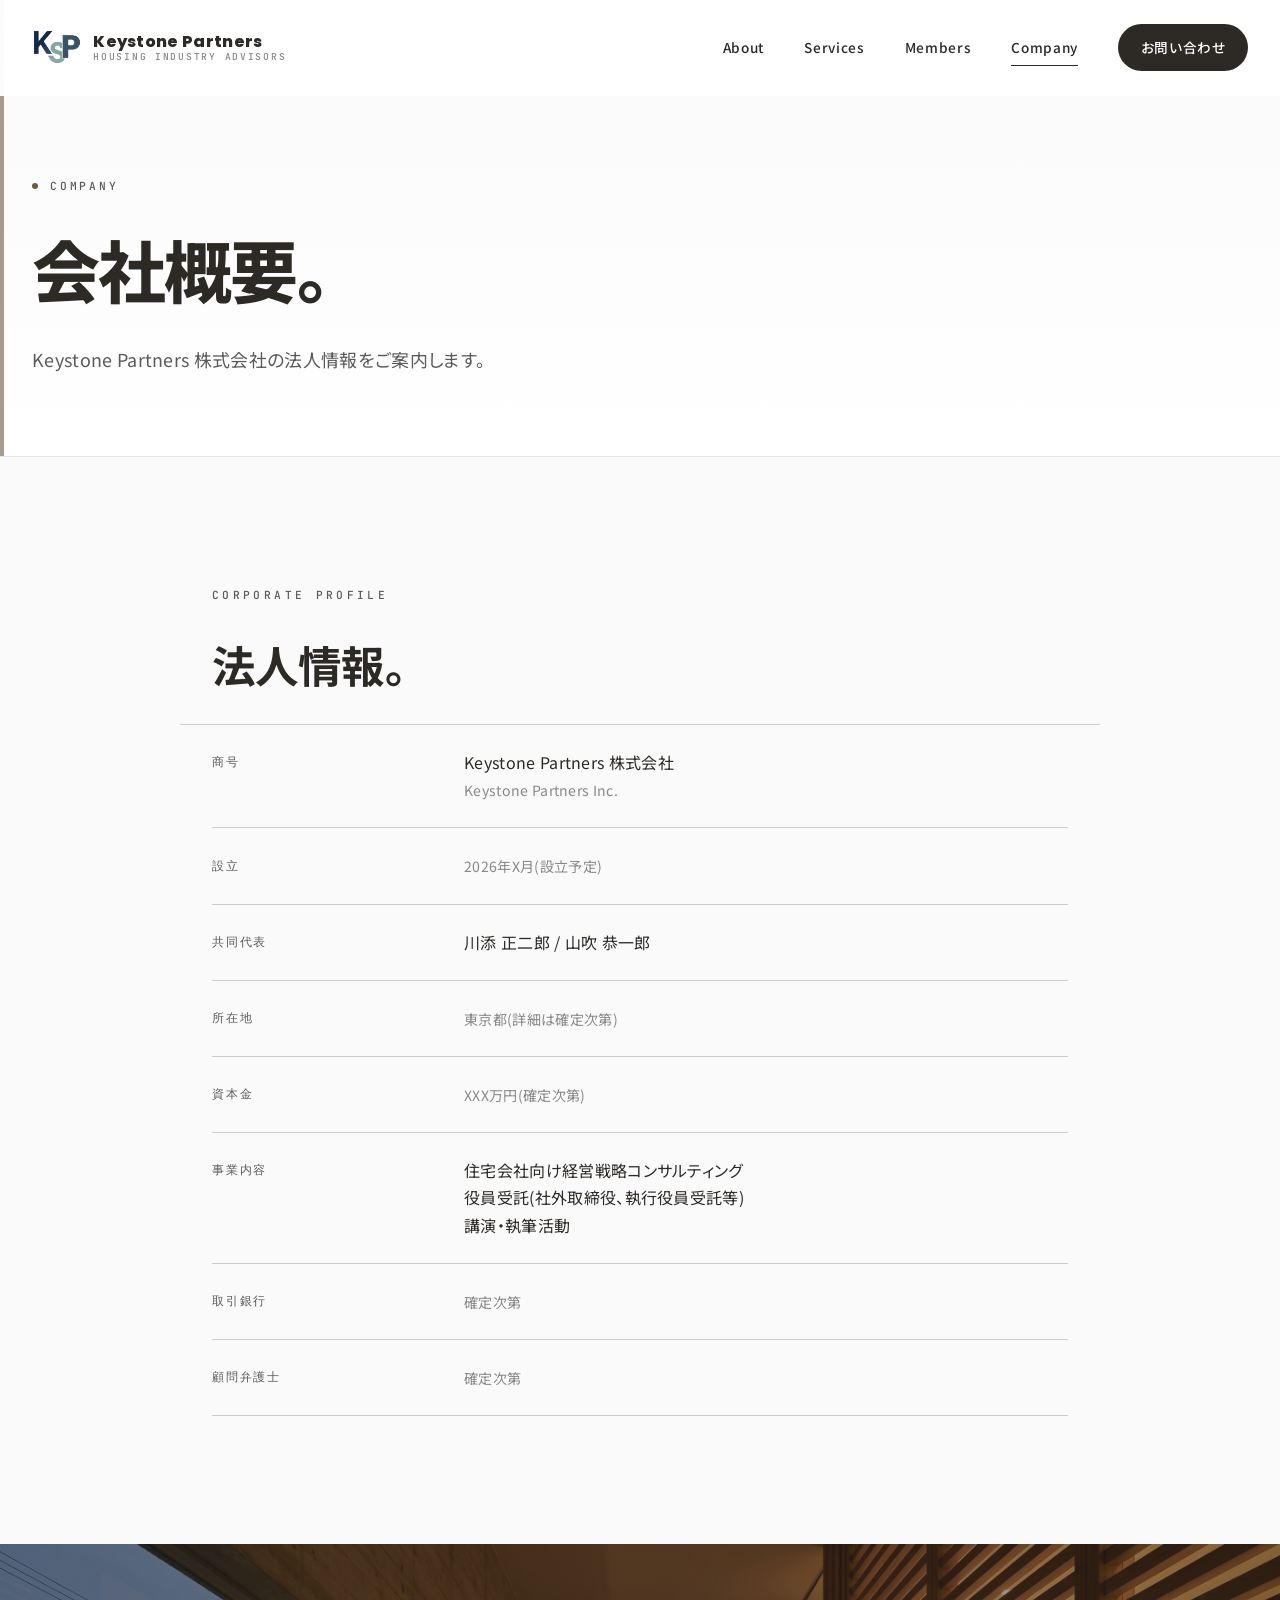
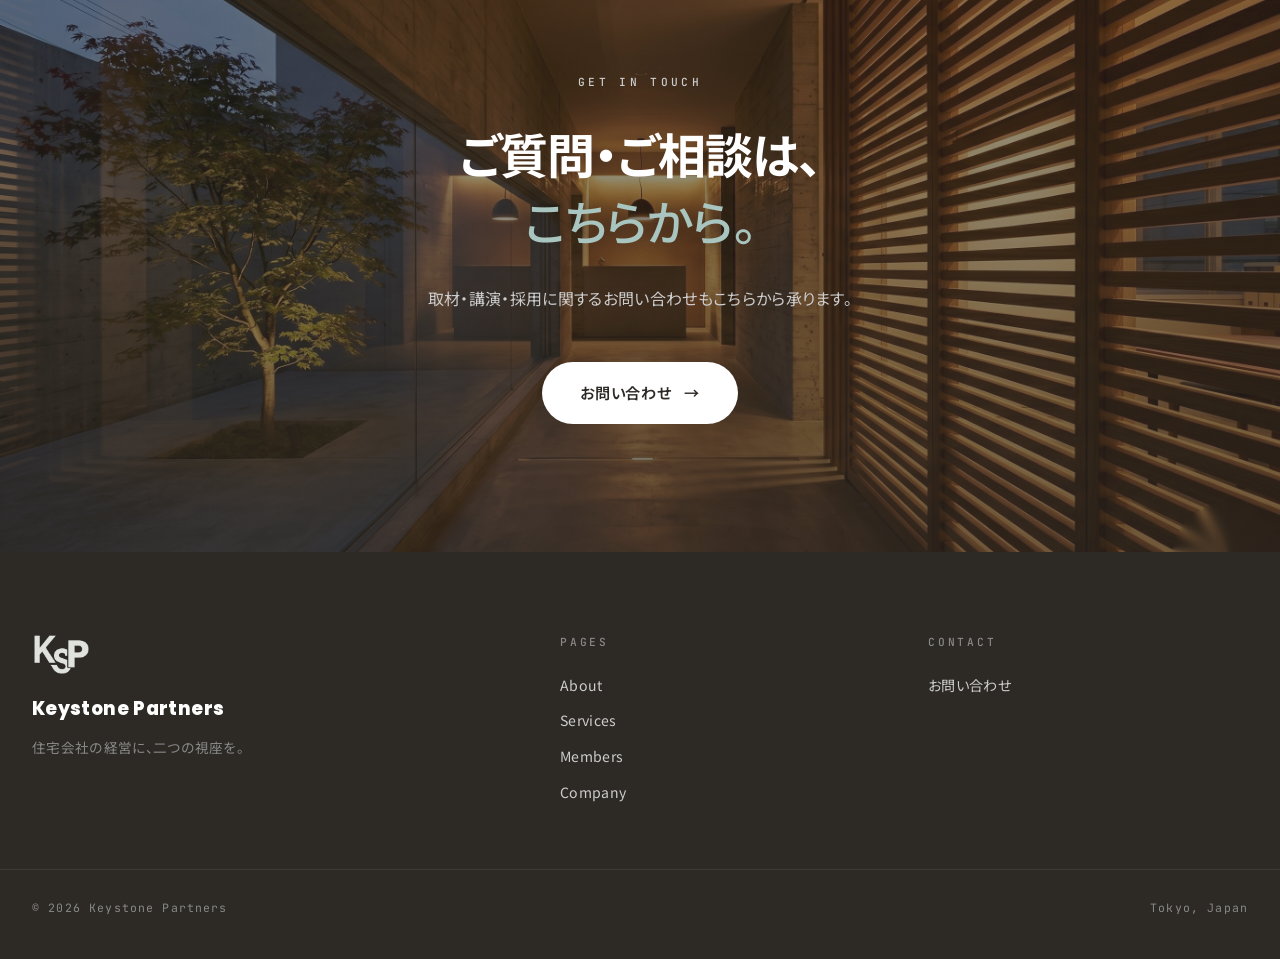
<file: company.html>
<!DOCTYPE html>
<html lang="ja">
<head>
<meta charset="UTF-8">
<meta name="viewport" content="width=device-width, initial-scale=1.0">
<title>Company | Keystone Partners</title>
<meta name="description" content="Keystone Partners 株式会社の会社概要。商号、設立、代表者、所在地、事業内容など。">
<link rel="preconnect" href="https://fonts.googleapis.com">
<link rel="preconnect" href="https://fonts.gstatic.com" crossorigin>
<link href="https://fonts.googleapis.com/css2?family=Noto+Sans+JP:wght@400;500;700;800;900&family=Instrument+Serif:ital@0;1&family=JetBrains+Mono:wght@400;500;700&family=Poppins:wght@800;900&display=swap" rel="stylesheet">
<link rel="stylesheet" href="style.css">
</head>
<body>

<nav class="nav">
  <div class="nav-inner">
    <a href="index.html" class="nav-logo" aria-label="Keystone Partners ホーム">
      <span class="nav-logo-text">
        <span class="nav-logo-mark">Keystone Partners</span>
        <span class="nav-logo-sub">Housing Industry Advisors</span>
      </span>
    </a>
    <button class="nav-toggle" aria-label="メニューを開く" aria-expanded="false">
      <span></span><span></span><span></span>
    </button>
    <div class="nav-links">
      <a href="about.html">About</a>
      <a href="services.html">Services</a>
      <a href="members.html">Members</a>
      <a href="company.html" class="nav-current">Company</a>
      <a href="contact.html" class="nav-cta">お問い合わせ</a>
    </div>
  </div>
</nav>

<!-- PAGE HEAD -->
<section class="page-head">
  <div class="page-head-inner">
    <div class="page-eyebrow reveal">
      <span class="dot"></span>
      <span>COMPANY</span>
    </div>
    <h1 class="page-title reveal" style="--d:.15s">
      会社概要。
    </h1>
    <p class="page-lead reveal" style="--d:.35s">
      Keystone Partners 株式会社の法人情報をご案内します。
    </p>
  </div>
</section>

<!-- COMPANY INFO -->
<section class="company-info">
  <div class="container-narrow">
    <div class="section-eyebrow reveal-on-scroll">CORPORATE PROFILE</div>
    <h2 class="section-headline reveal-on-scroll">
      法人情報。
    </h2>
  </div>

  <div class="info-table reveal-on-scroll">
    <div class="info-row">
      <div class="info-label">商号</div>
      <div class="info-value">Keystone Partners 株式会社<br><span class="placeholder">Keystone Partners Inc.</span></div>
    </div>
    <div class="info-row">
      <div class="info-label">設立</div>
      <div class="info-value"><span class="placeholder">2026年X月(設立予定)</span></div>
    </div>
    <div class="info-row">
      <div class="info-label">共同代表</div>
      <div class="info-value">川添 正二郎 / 山吹 恭一郎</div>
    </div>
    <div class="info-row">
      <div class="info-label">所在地</div>
      <div class="info-value"><span class="placeholder">東京都(詳細は確定次第)</span></div>
    </div>
    <div class="info-row">
      <div class="info-label">資本金</div>
      <div class="info-value"><span class="placeholder">XXX万円(確定次第)</span></div>
    </div>
    <div class="info-row">
      <div class="info-label">事業内容</div>
      <div class="info-value">
        住宅会社向け経営戦略コンサルティング<br>
        役員受託(社外取締役、執行役員受託等)<br>
        講演・執筆活動
      </div>
    </div>
    <div class="info-row">
      <div class="info-label">取引銀行</div>
      <div class="info-value"><span class="placeholder">確定次第</span></div>
    </div>
    <div class="info-row">
      <div class="info-label">顧問弁護士</div>
      <div class="info-value"><span class="placeholder">確定次第</span></div>
    </div>
  </div>
</section>

<!-- CTA -->
<section class="cta">
  <div class="cta-image" style="background-image: url('images/cta-bg.jpg');"></div>
  <div class="container-narrow">
    <div class="section-eyebrow reveal-on-scroll">GET IN TOUCH</div>
    <h2 class="cta-headline reveal-on-scroll">
      ご質問・ご相談は、<br>
      <em>こちらから。</em>
    </h2>
    <p class="cta-lead reveal-on-scroll">
      取材・講演・採用に関するお問い合わせもこちらから承ります。
    </p>
    <div class="reveal-on-scroll">
      <a href="contact.html" class="cta-button">
        <span>お問い合わせ</span>
        <span class="arrow">→</span>
      </a>
    </div>
  </div>
</section>

<footer class="footer">
  <div class="footer-inner">
    <div class="footer-brand">
      <div class="footer-brand-logo" aria-hidden="true"></div>
      <p class="footer-brand-name">Keystone Partners</p>
      <p class="footer-brand-tag">住宅会社の経営に、二つの視座を。</p>
    </div>
    <div>
      <p class="footer-col-title">Pages</p>
      <div class="footer-links">
        <a href="about.html">About</a>
        <a href="services.html">Services</a>
        <a href="members.html">Members</a>
        <a href="company.html">Company</a>
      </div>
    </div>
    <div>
      <p class="footer-col-title">Contact</p>
      <div class="footer-links">
        <a href="contact.html">お問い合わせ</a>
      </div>
    </div>
  </div>
  <div class="footer-bottom">
    <span>© 2026 Keystone Partners</span>
    <span>Tokyo, Japan</span>
  </div>
</footer>

<script src="script.js"></script>
</body>
</html>
</file>
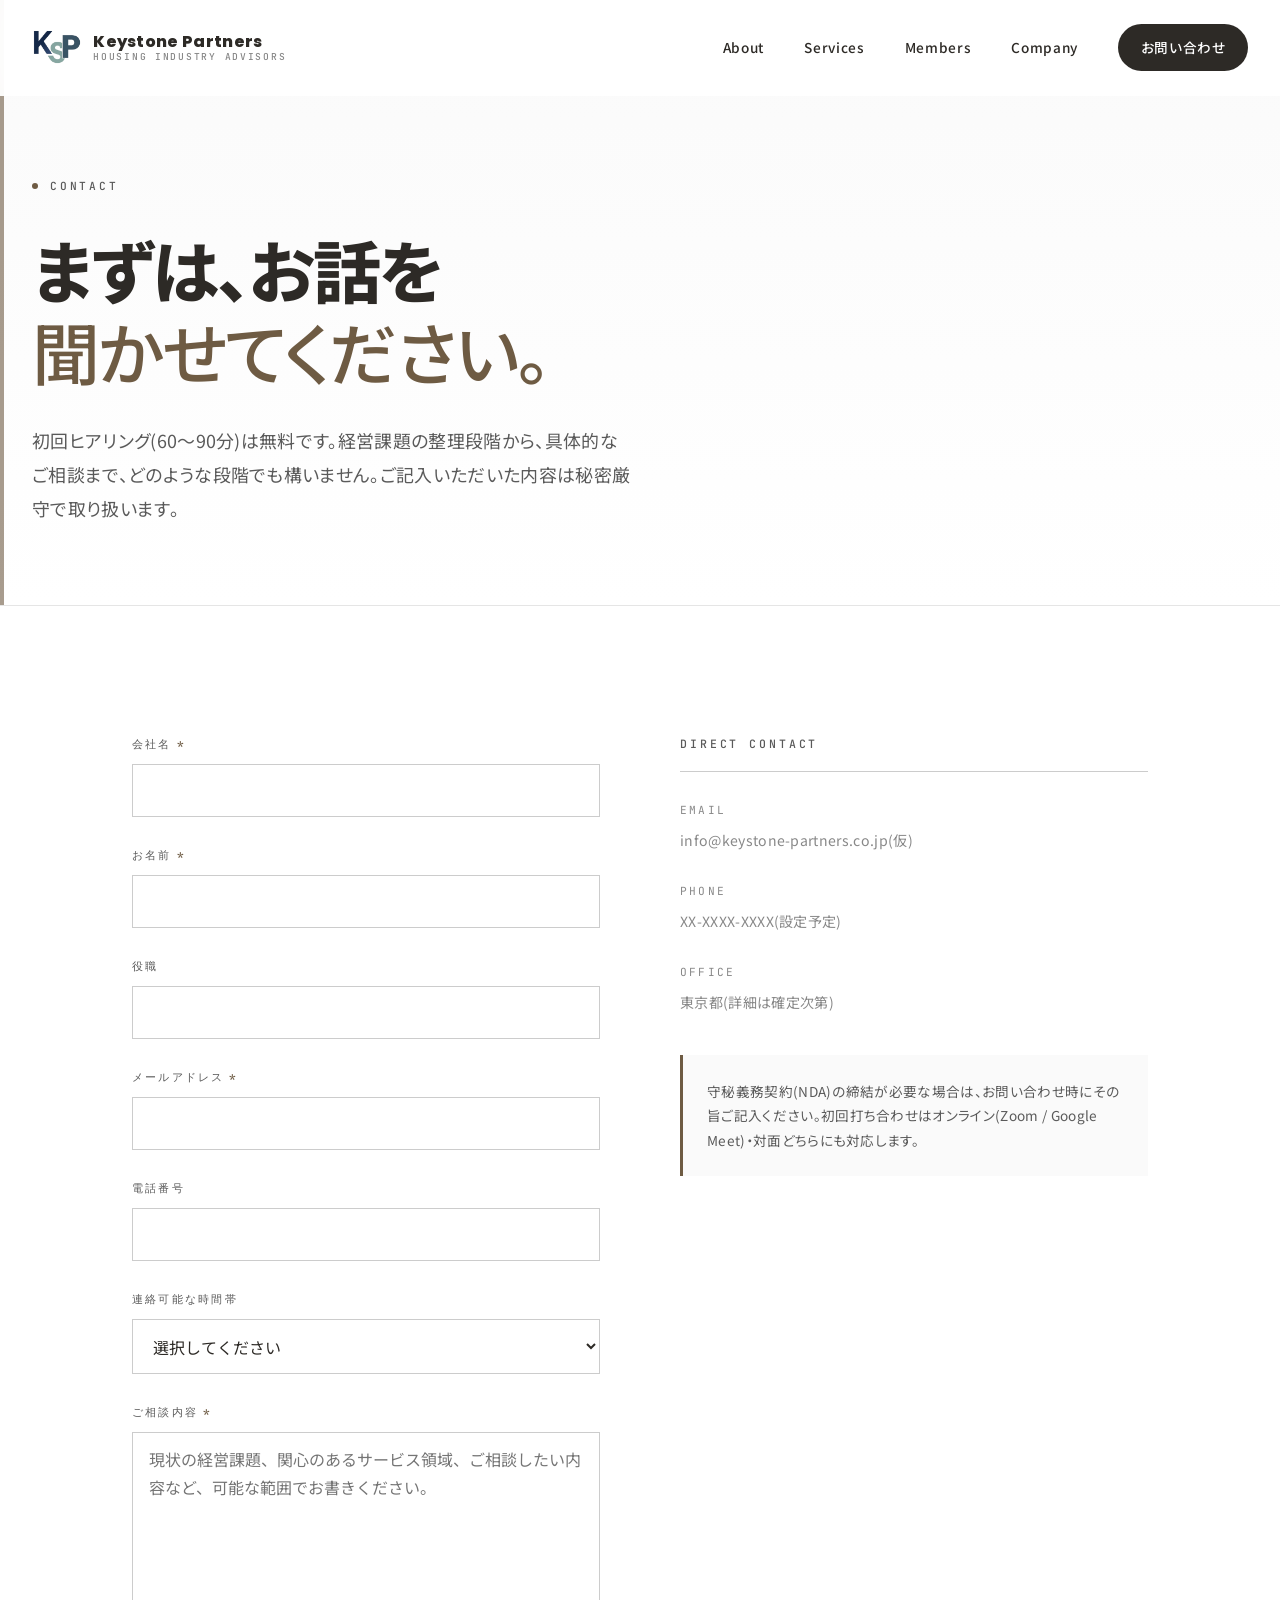
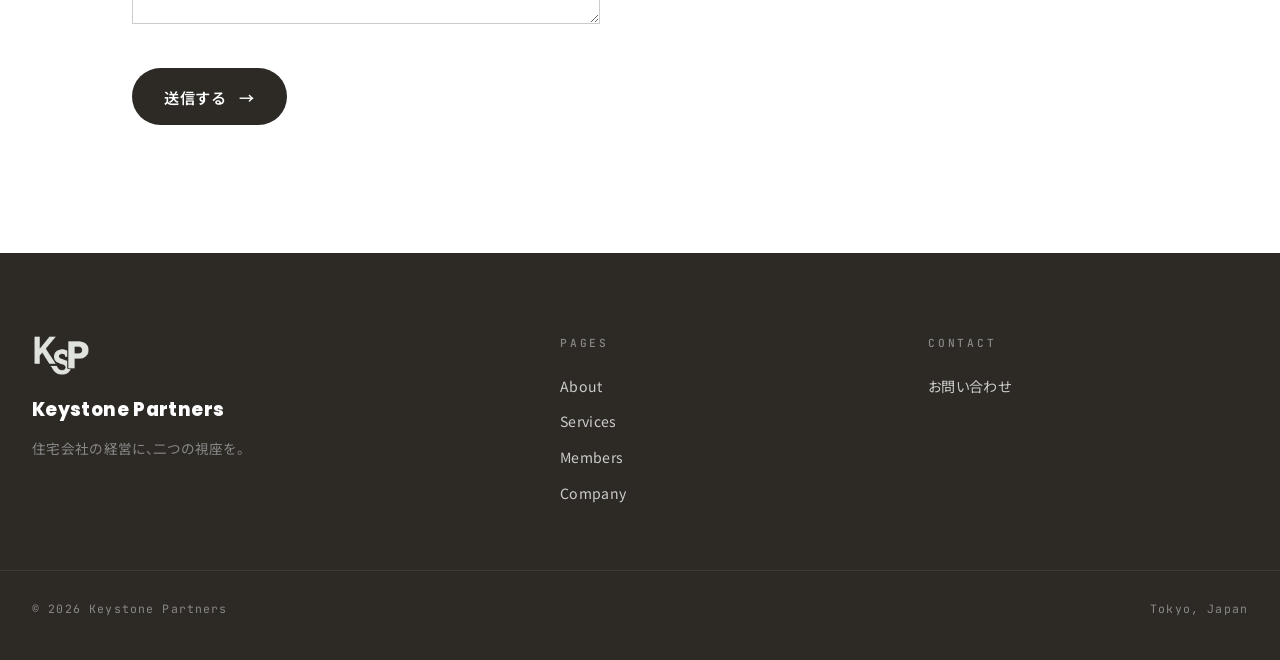
<file: contact.html>
<!DOCTYPE html>
<html lang="ja">
<head>
<meta charset="UTF-8">
<meta name="viewport" content="width=device-width, initial-scale=1.0">
<title>Contact | Keystone Partners</title>
<meta name="description" content="Keystone Partnersへのお問い合わせ。初回ヒアリングは無料です。経営課題の整理段階からのご相談も歓迎します。">
<link rel="preconnect" href="https://fonts.googleapis.com">
<link rel="preconnect" href="https://fonts.gstatic.com" crossorigin>
<link href="https://fonts.googleapis.com/css2?family=Noto+Sans+JP:wght@400;500;700;800;900&family=Instrument+Serif:ital@0;1&family=JetBrains+Mono:wght@400;500;700&family=Poppins:wght@800;900&display=swap" rel="stylesheet">
<link rel="stylesheet" href="style.css">
</head>
<body>

<nav class="nav">
  <div class="nav-inner">
    <a href="index.html" class="nav-logo" aria-label="Keystone Partners ホーム">
      <span class="nav-logo-text">
        <span class="nav-logo-mark">Keystone Partners</span>
        <span class="nav-logo-sub">Housing Industry Advisors</span>
      </span>
    </a>
    <button class="nav-toggle" aria-label="メニューを開く" aria-expanded="false">
      <span></span><span></span><span></span>
    </button>
    <div class="nav-links">
      <a href="about.html">About</a>
      <a href="services.html">Services</a>
      <a href="members.html">Members</a>
      <a href="company.html">Company</a>
      <a href="contact.html" class="nav-cta nav-current">お問い合わせ</a>
    </div>
  </div>
</nav>

<!-- PAGE HEAD -->
<section class="page-head">
  <div class="page-head-inner">
    <div class="page-eyebrow reveal">
      <span class="dot"></span>
      <span>CONTACT</span>
    </div>
    <h1 class="page-title reveal" style="--d:.15s">
      まずは、お話を<br>
      <em>聞かせてください。</em>
    </h1>
    <p class="page-lead reveal" style="--d:.35s">
      初回ヒアリング(60〜90分)は無料です。経営課題の整理段階から、具体的なご相談まで、どのような段階でも構いません。ご記入いただいた内容は秘密厳守で取り扱います。
    </p>
  </div>
</section>

<!-- FORM -->
<section class="contact-form-section">
  <div class="contact-grid">

    <form class="form reveal-on-scroll" onsubmit="event.preventDefault(); alert('送信機能は実装フェーズで接続します。');">
      <div class="field">
        <label class="field-label" for="company">会社名<span class="required">*</span></label>
        <input class="field-input" type="text" id="company" name="company" required autocomplete="organization">
      </div>

      <div class="field">
        <label class="field-label" for="name">お名前<span class="required">*</span></label>
        <input class="field-input" type="text" id="name" name="name" required autocomplete="name">
      </div>

      <div class="field">
        <label class="field-label" for="title">役職</label>
        <input class="field-input" type="text" id="title" name="title" autocomplete="organization-title">
      </div>

      <div class="field">
        <label class="field-label" for="email">メールアドレス<span class="required">*</span></label>
        <input class="field-input" type="email" id="email" name="email" required autocomplete="email">
      </div>

      <div class="field">
        <label class="field-label" for="phone">電話番号</label>
        <input class="field-input" type="tel" id="phone" name="phone" autocomplete="tel">
      </div>

      <div class="field">
        <label class="field-label" for="hours">連絡可能な時間帯</label>
        <select class="field-select" id="hours" name="hours">
          <option value="">選択してください</option>
          <option value="anytime">いつでも可</option>
          <option value="morning">平日午前(9-12時)</option>
          <option value="afternoon">平日午後(13-17時)</option>
          <option value="evening">平日夕方以降(17-19時)</option>
          <option value="weekend">土日</option>
        </select>
      </div>

      <div class="field">
        <label class="field-label" for="message">ご相談内容<span class="required">*</span></label>
        <textarea class="field-textarea" id="message" name="message" required rows="6" placeholder="現状の経営課題、関心のあるサービス領域、ご相談したい内容など、可能な範囲でお書きください。"></textarea>
      </div>

      <button class="form-submit" type="submit">
        <span>送信する</span>
        <span class="arrow">→</span>
      </button>
    </form>

    <aside class="contact-info-block reveal-on-scroll">
      <p class="contact-info-title">Direct Contact</p>

      <div class="contact-info-row">
        <div class="contact-info-label">Email</div>
        <div class="contact-info-value">
          <span class="placeholder">info@keystone-partners.co.jp(仮)</span>
        </div>
      </div>

      <div class="contact-info-row">
        <div class="contact-info-label">Phone</div>
        <div class="contact-info-value">
          <span class="placeholder">XX-XXXX-XXXX(設定予定)</span>
        </div>
      </div>

      <div class="contact-info-row">
        <div class="contact-info-label">Office</div>
        <div class="contact-info-value">
          <span class="placeholder">東京都(詳細は確定次第)</span>
        </div>
      </div>

      <div class="contact-note">
        守秘義務契約(NDA)の締結が必要な場合は、お問い合わせ時にその旨ご記入ください。初回打ち合わせはオンライン(Zoom / Google Meet)・対面どちらにも対応します。
      </div>
    </aside>

  </div>
</section>

<footer class="footer">
  <div class="footer-inner">
    <div class="footer-brand">
      <div class="footer-brand-logo" aria-hidden="true"></div>
      <p class="footer-brand-name">Keystone Partners</p>
      <p class="footer-brand-tag">住宅会社の経営に、二つの視座を。</p>
    </div>
    <div>
      <p class="footer-col-title">Pages</p>
      <div class="footer-links">
        <a href="about.html">About</a>
        <a href="services.html">Services</a>
        <a href="members.html">Members</a>
        <a href="company.html">Company</a>
      </div>
    </div>
    <div>
      <p class="footer-col-title">Contact</p>
      <div class="footer-links">
        <a href="contact.html">お問い合わせ</a>
      </div>
    </div>
  </div>
  <div class="footer-bottom">
    <span>© 2026 Keystone Partners</span>
    <span>Tokyo, Japan</span>
  </div>
</footer>

<script src="script.js"></script>
</body>
</html>
</file>
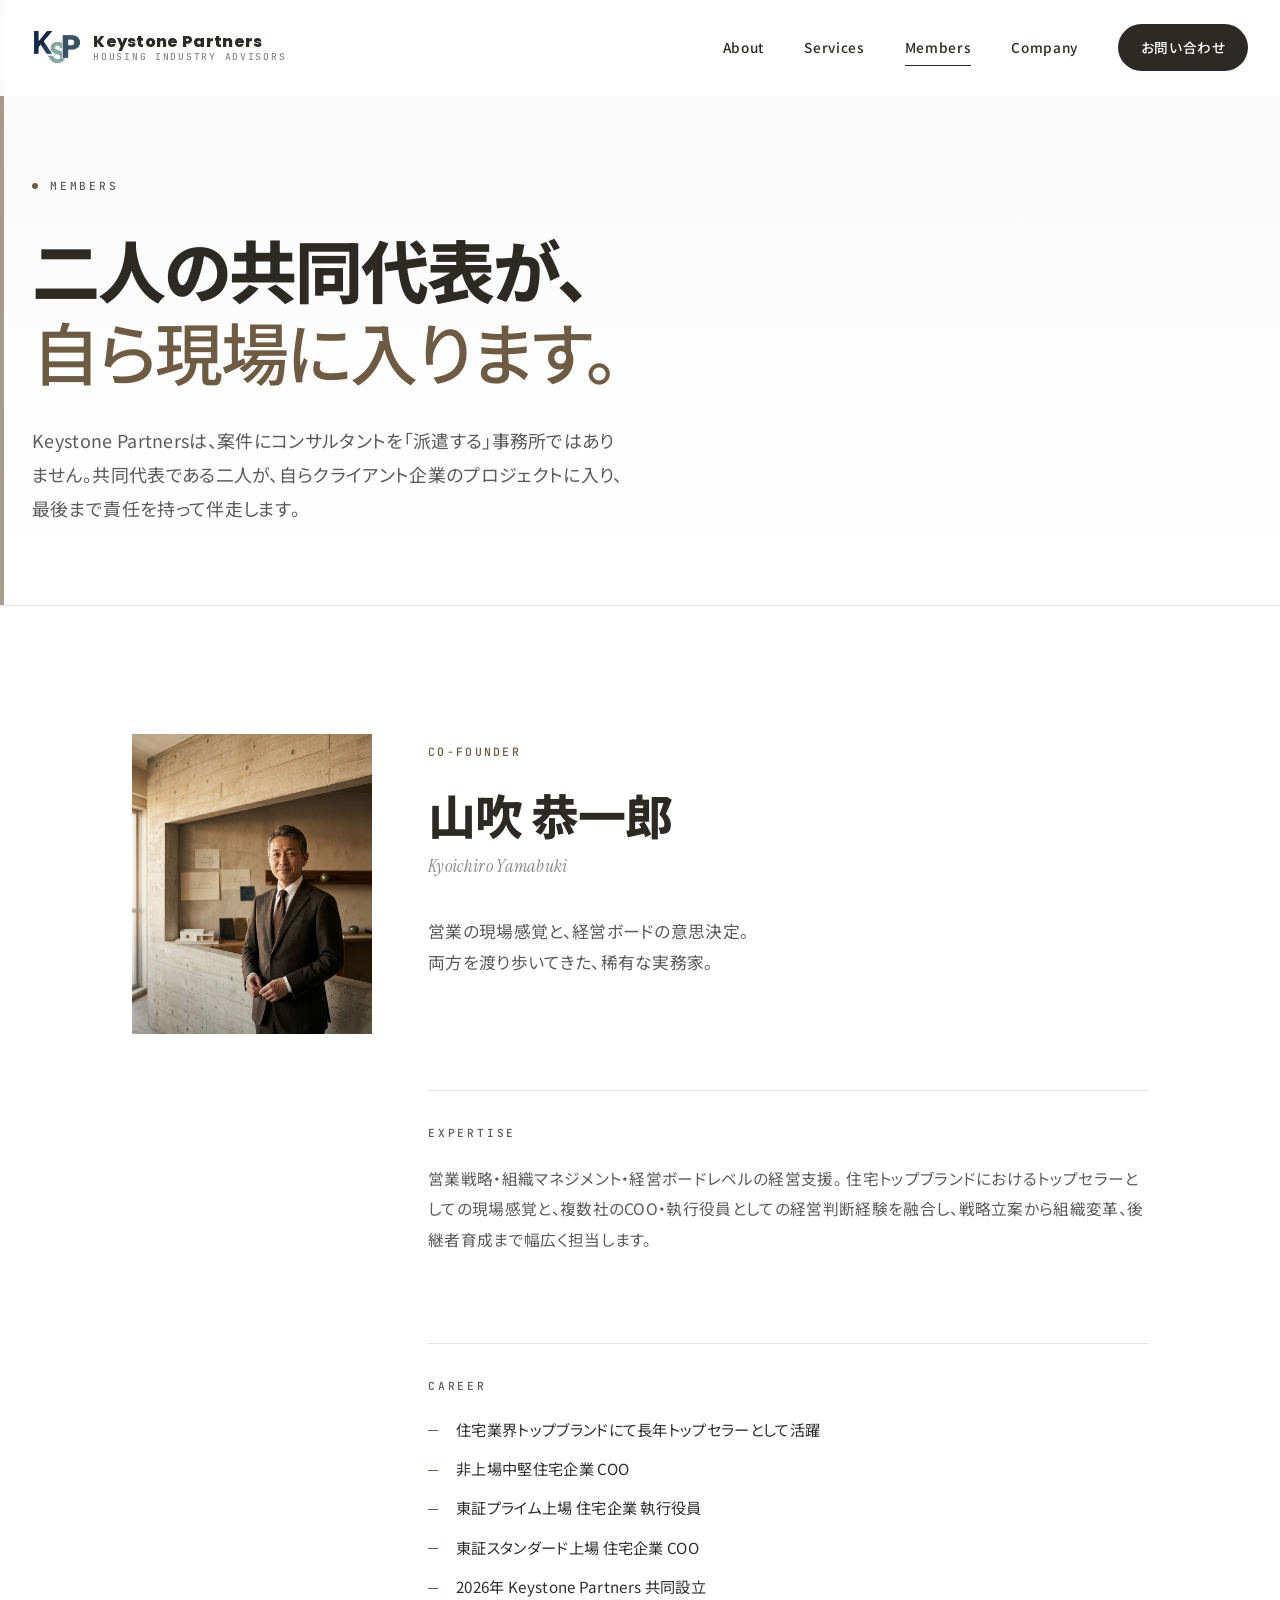
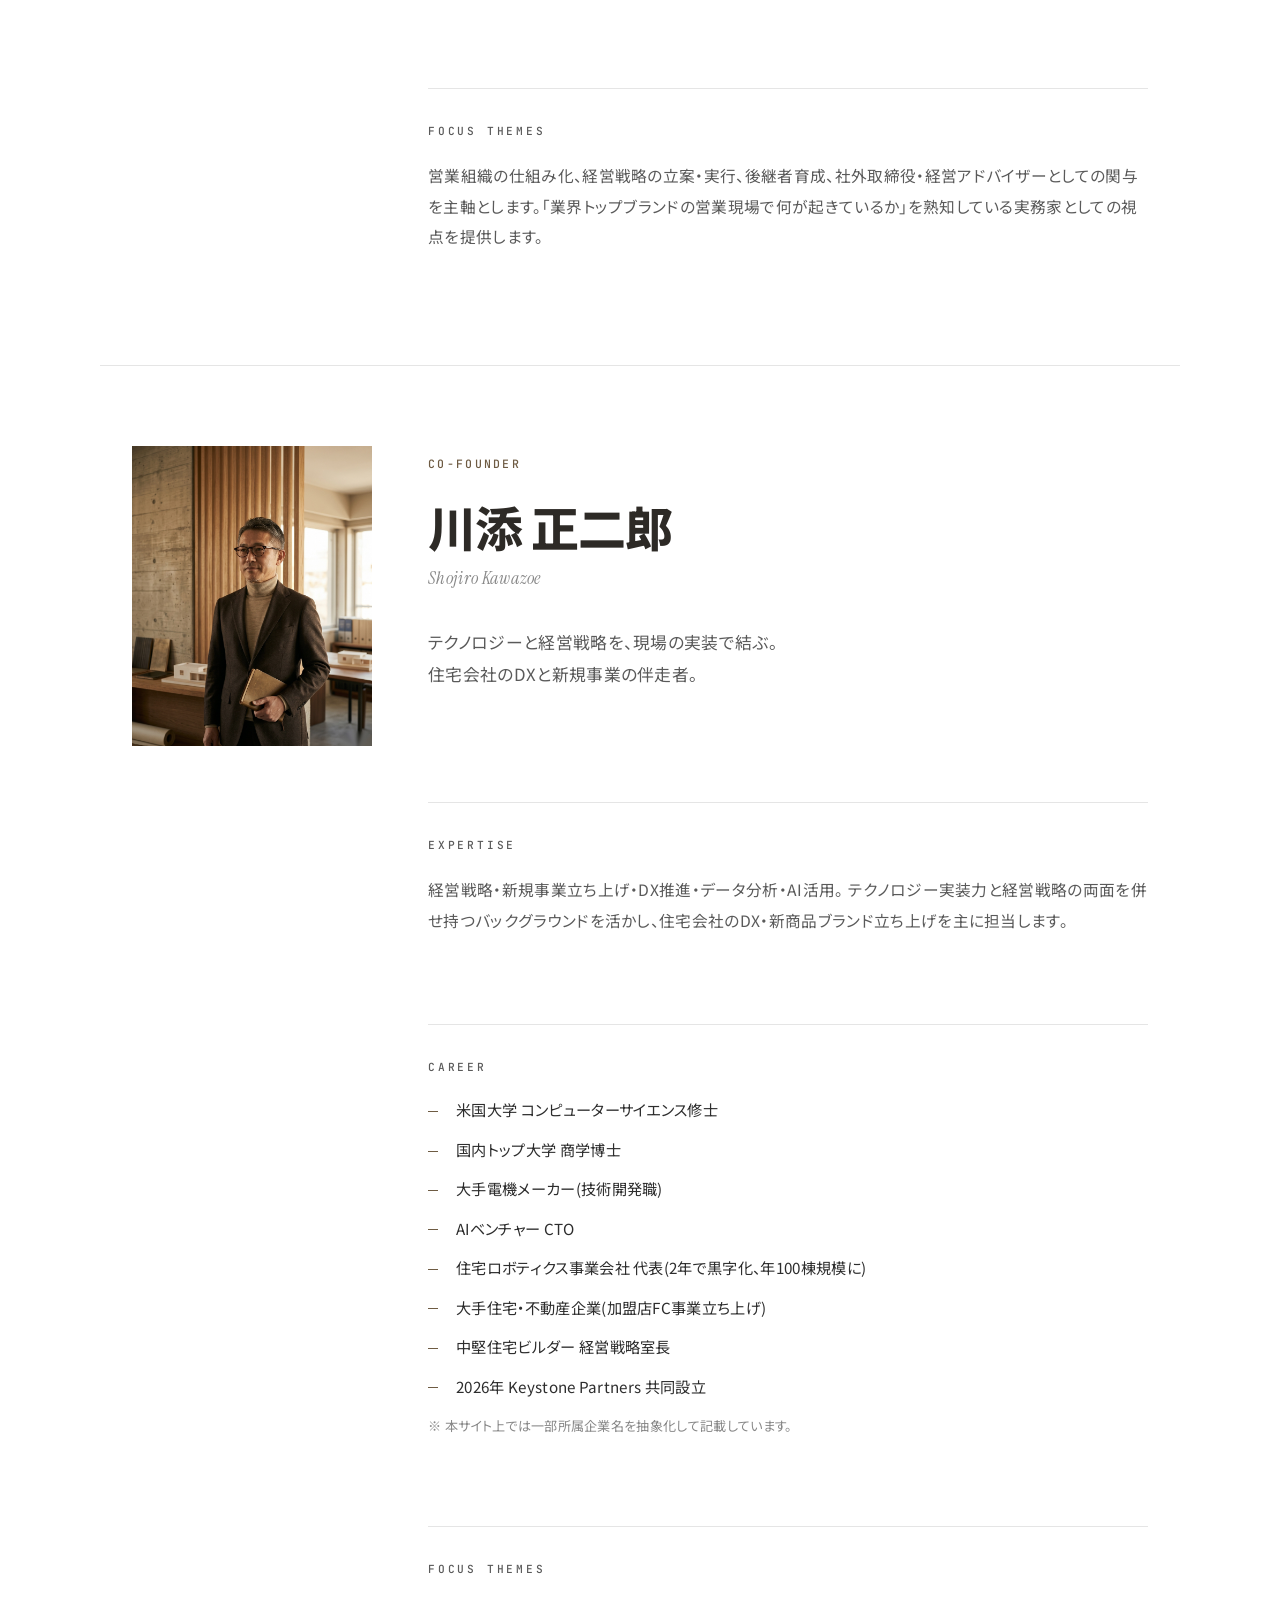
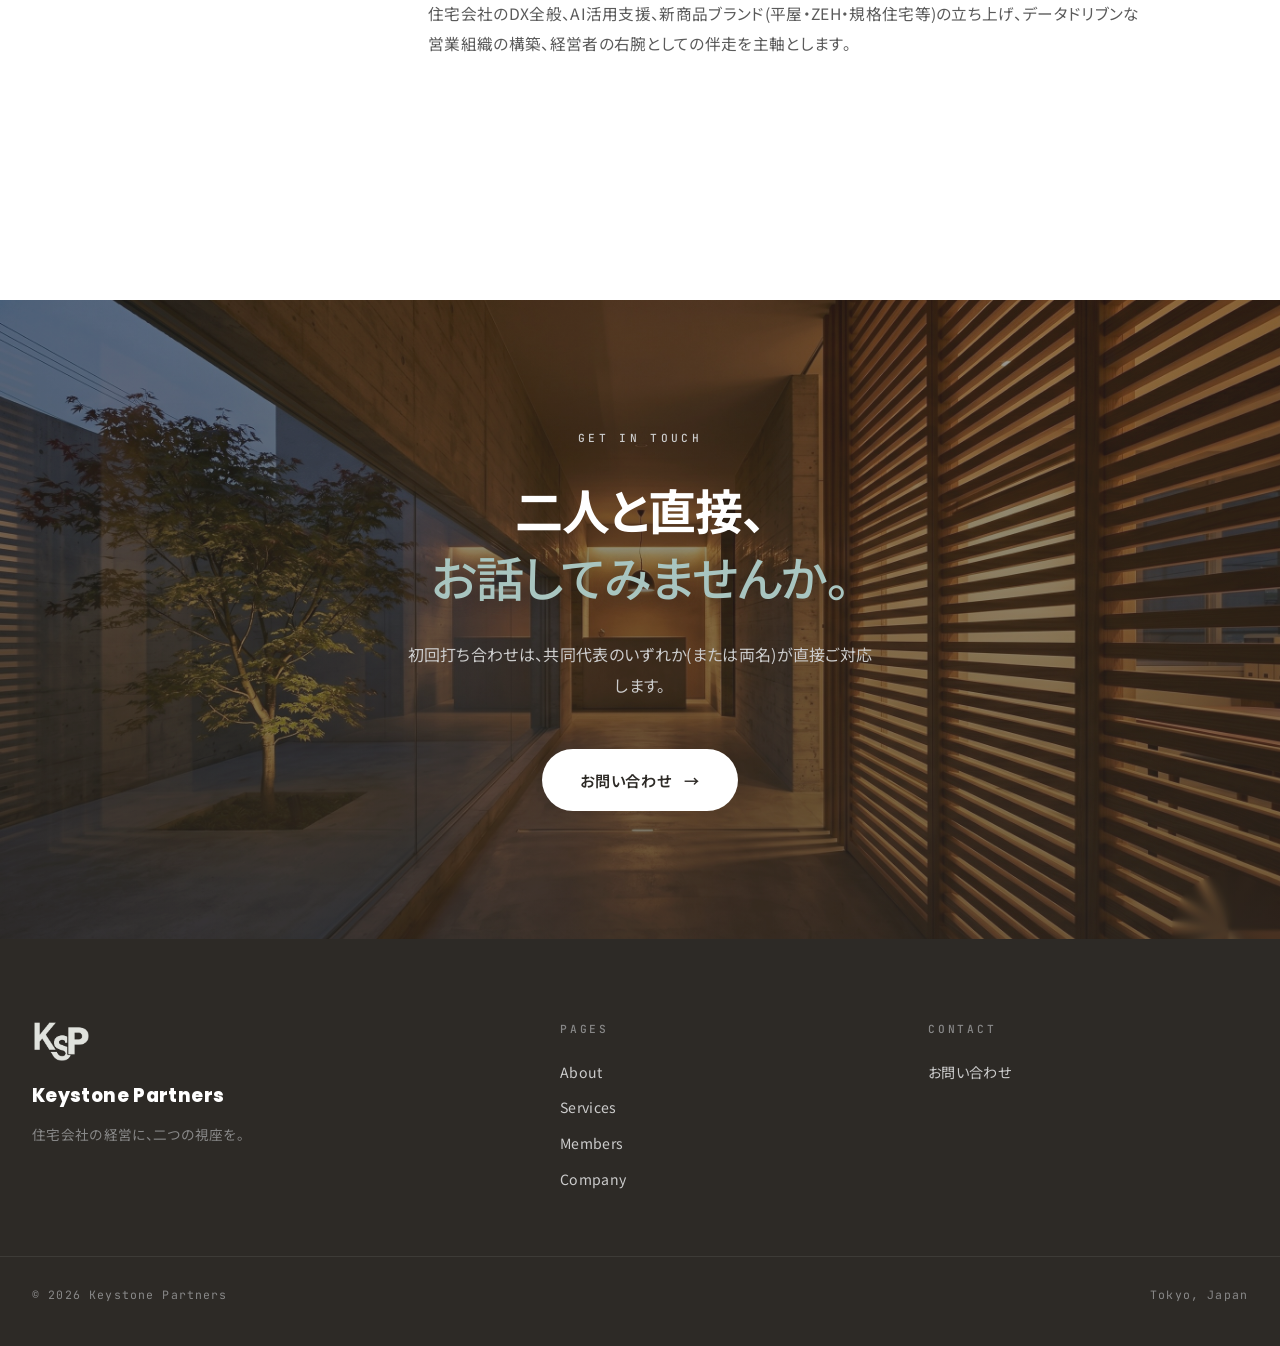
<file: members.html>
<!DOCTYPE html>
<html lang="ja">
<head>
<meta charset="UTF-8">
<meta name="viewport" content="width=device-width, initial-scale=1.0">
<title>Members | Keystone Partners</title>
<meta name="description" content="Keystone Partners 共同代表のプロフィール。経営ボードの俯瞰と、現場での実装力。二つの視座を持つメンバー。">
<link rel="preconnect" href="https://fonts.googleapis.com">
<link rel="preconnect" href="https://fonts.gstatic.com" crossorigin>
<link href="https://fonts.googleapis.com/css2?family=Noto+Sans+JP:wght@400;500;700;800;900&family=Instrument+Serif:ital@0;1&family=JetBrains+Mono:wght@400;500;700&family=Poppins:wght@800;900&display=swap" rel="stylesheet">
<link rel="stylesheet" href="style.css">
</head>
<body>

<nav class="nav">
  <div class="nav-inner">
    <a href="index.html" class="nav-logo" aria-label="Keystone Partners ホーム">
      <span class="nav-logo-text">
        <span class="nav-logo-mark">Keystone Partners</span>
        <span class="nav-logo-sub">Housing Industry Advisors</span>
      </span>
    </a>
    <button class="nav-toggle" aria-label="メニューを開く" aria-expanded="false">
      <span></span><span></span><span></span>
    </button>
    <div class="nav-links">
      <a href="about.html">About</a>
      <a href="services.html">Services</a>
      <a href="members.html" class="nav-current">Members</a>
      <a href="company.html">Company</a>
      <a href="contact.html" class="nav-cta">お問い合わせ</a>
    </div>
  </div>
</nav>

<section class="page-head">
  <div class="page-head-inner">
    <div class="page-eyebrow reveal">
      <span class="dot"></span>
      <span>MEMBERS</span>
    </div>
    <h1 class="page-title reveal" style="--d:.15s">
      二人の共同代表が、<br>
      <em>自ら現場に入ります。</em>
    </h1>
    <p class="page-lead reveal" style="--d:.35s">
      Keystone Partnersは、案件にコンサルタントを「派遣する」事務所ではありません。共同代表である二人が、自らクライアント企業のプロジェクトに入り、最後まで責任を持って伴走します。
    </p>
  </div>
</section>

<section class="members-detail">

  <!-- MEMBER 1: 山吹 恭一郎 -->
  <article class="member-detail" id="yamabuki">
    <div class="member-detail-head reveal-on-scroll">
      <div class="member-photo-large" style="background-image: url('images/member-yamabuki.jpg'); background-color: #2D2A26;"></div>
      <div class="member-meta">
        <div class="member-role">Co-founder</div>
        <h2 class="member-name-large">山吹 恭一郎</h2>
        <div class="member-name-en-large">Kyoichiro Yamabuki</div>
        <p class="member-tagline">
          営業の現場感覚と、経営ボードの意思決定。<br>
          両方を渡り歩いてきた、稀有な実務家。
        </p>
      </div>
    </div>

    <div class="member-body">
      <div class="member-body-section reveal-on-scroll">
        <div class="member-body-label">Expertise</div>
        <p class="member-body-text">
          営業戦略・組織マネジメント・経営ボードレベルの経営支援。
          住宅トップブランドにおけるトップセラーとしての現場感覚と、複数社のCOO・執行役員としての経営判断経験を融合し、戦略立案から組織変革、後継者育成まで幅広く担当します。
        </p>
      </div>

      <div class="member-body-section reveal-on-scroll">
        <div class="member-body-label">Career</div>
        <ul class="member-history">
          <li>住宅業界トップブランドにて長年トップセラーとして活躍</li>
          <li>非上場中堅住宅企業 COO</li>
          <li>東証プライム上場 住宅企業 執行役員</li>
          <li>東証スタンダード上場 住宅企業 COO</li>
          <li>2026年 Keystone Partners 共同設立</li>
        </ul>
      </div>

      <div class="member-body-section reveal-on-scroll">
        <div class="member-body-label">Focus Themes</div>
        <p class="member-body-text">
          営業組織の仕組み化、経営戦略の立案・実行、後継者育成、社外取締役・経営アドバイザーとしての関与を主軸とします。「業界トップブランドの営業現場で何が起きているか」を熟知している実務家としての視点を提供します。
        </p>
      </div>
    </div>
  </article>

  <!-- MEMBER 2: 川添 正二郎 -->
  <article class="member-detail" id="kawazoe">
    <div class="member-detail-head reveal-on-scroll">
      <div class="member-photo-large" style="background-image: url('images/member-kawazoe.jpg'); background-color: #2D2A26;"></div>
      <div class="member-meta">
        <div class="member-role">Co-founder</div>
        <h2 class="member-name-large">川添 正二郎</h2>
        <div class="member-name-en-large">Shojiro Kawazoe</div>
        <p class="member-tagline">
          テクノロジーと経営戦略を、現場の実装で結ぶ。<br>
          住宅会社のDXと新規事業の伴走者。
        </p>
      </div>
    </div>

    <div class="member-body">
      <div class="member-body-section reveal-on-scroll">
        <div class="member-body-label">Expertise</div>
        <p class="member-body-text">
          経営戦略・新規事業立ち上げ・DX推進・データ分析・AI活用。
          テクノロジー実装力と経営戦略の両面を併せ持つバックグラウンドを活かし、住宅会社のDX・新商品ブランド立ち上げを主に担当します。
        </p>
      </div>

      <div class="member-body-section reveal-on-scroll">
        <div class="member-body-label">Career</div>
        <ul class="member-history">
          <li>米国大学 コンピューターサイエンス修士</li>
          <li>国内トップ大学 商学博士</li>
          <li>大手電機メーカー(技術開発職)</li>
          <li>AIベンチャー CTO</li>
          <li>住宅ロボティクス事業会社 代表(2年で黒字化、年100棟規模に)</li>
          <li>大手住宅・不動産企業(加盟店FC事業立ち上げ)</li>
          <li>中堅住宅ビルダー 経営戦略室長</li>
          <li>2026年 Keystone Partners 共同設立</li>
        </ul>
        <p class="member-note">※ 本サイト上では一部所属企業名を抽象化して記載しています。</p>
      </div>

      <div class="member-body-section reveal-on-scroll">
        <div class="member-body-label">Focus Themes</div>
        <p class="member-body-text">
          住宅会社のDX全般、AI活用支援、新商品ブランド(平屋・ZEH・規格住宅等)の立ち上げ、データドリブンな営業組織の構築、経営者の右腕としての伴走を主軸とします。
        </p>
      </div>
    </div>
  </article>

</section>

<!-- CTA -->
<section class="cta">
  <div class="cta-image" style="background-image: url('images/cta-bg.jpg');"></div>
  <div class="container-narrow">
    <div class="section-eyebrow reveal-on-scroll">GET IN TOUCH</div>
    <h2 class="cta-headline reveal-on-scroll">
      二人と直接、<br>
      <em>お話してみませんか。</em>
    </h2>
    <p class="cta-lead reveal-on-scroll">
      初回打ち合わせは、共同代表のいずれか(または両名)が直接ご対応します。
    </p>
    <div class="reveal-on-scroll">
      <a href="contact.html" class="cta-button">
        <span>お問い合わせ</span>
        <span class="arrow">→</span>
      </a>
    </div>
  </div>
</section>

<footer class="footer">
  <div class="footer-inner">
    <div class="footer-brand">
      <div class="footer-brand-logo" aria-hidden="true"></div>
      <p class="footer-brand-name">Keystone Partners</p>
      <p class="footer-brand-tag">住宅会社の経営に、二つの視座を。</p>
    </div>
    <div>
      <p class="footer-col-title">Pages</p>
      <div class="footer-links">
        <a href="about.html">About</a>
        <a href="services.html">Services</a>
        <a href="members.html">Members</a>
        <a href="company.html">Company</a>
      </div>
    </div>
    <div>
      <p class="footer-col-title">Contact</p>
      <div class="footer-links">
        <a href="contact.html">お問い合わせ</a>
      </div>
    </div>
  </div>
  <div class="footer-bottom">
    <span>© 2026 Keystone Partners</span>
    <span>Tokyo, Japan</span>
  </div>
</footer>

<script src="script.js"></script>
</body>
</html>
</file>
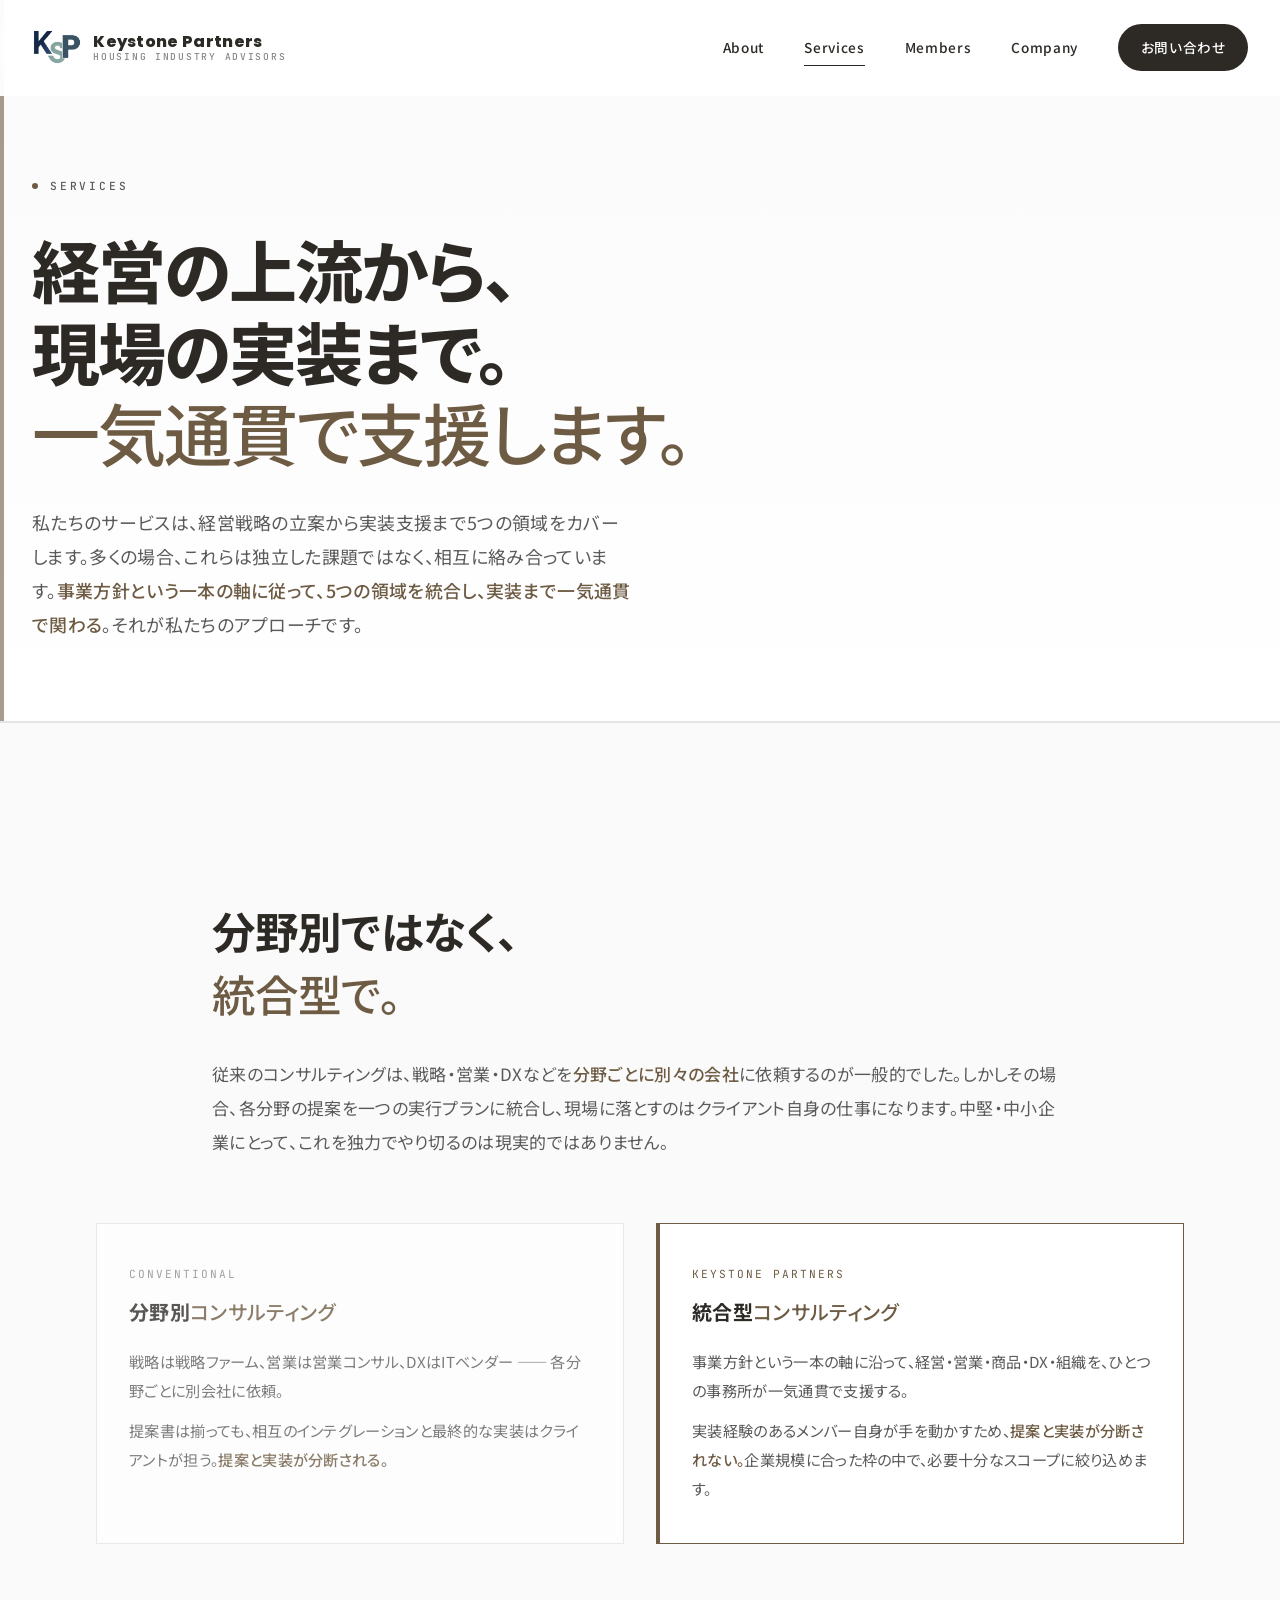
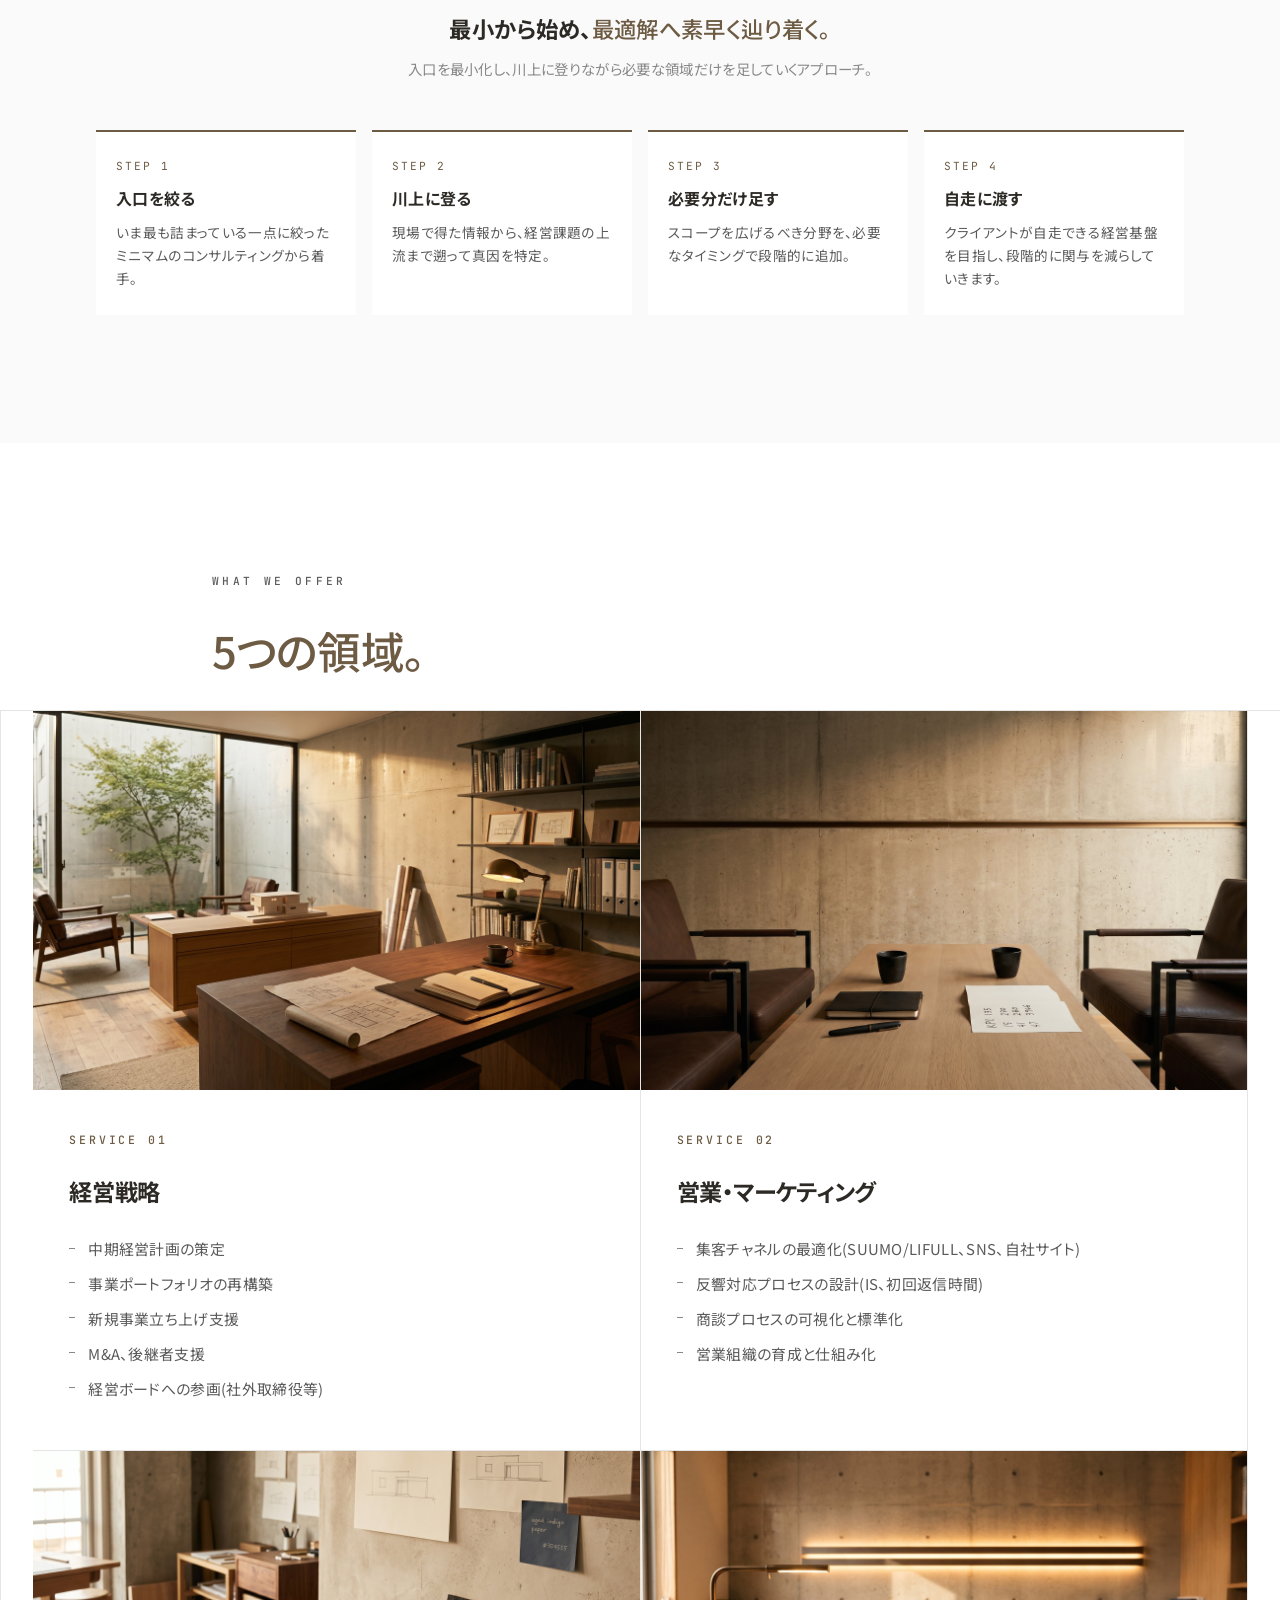
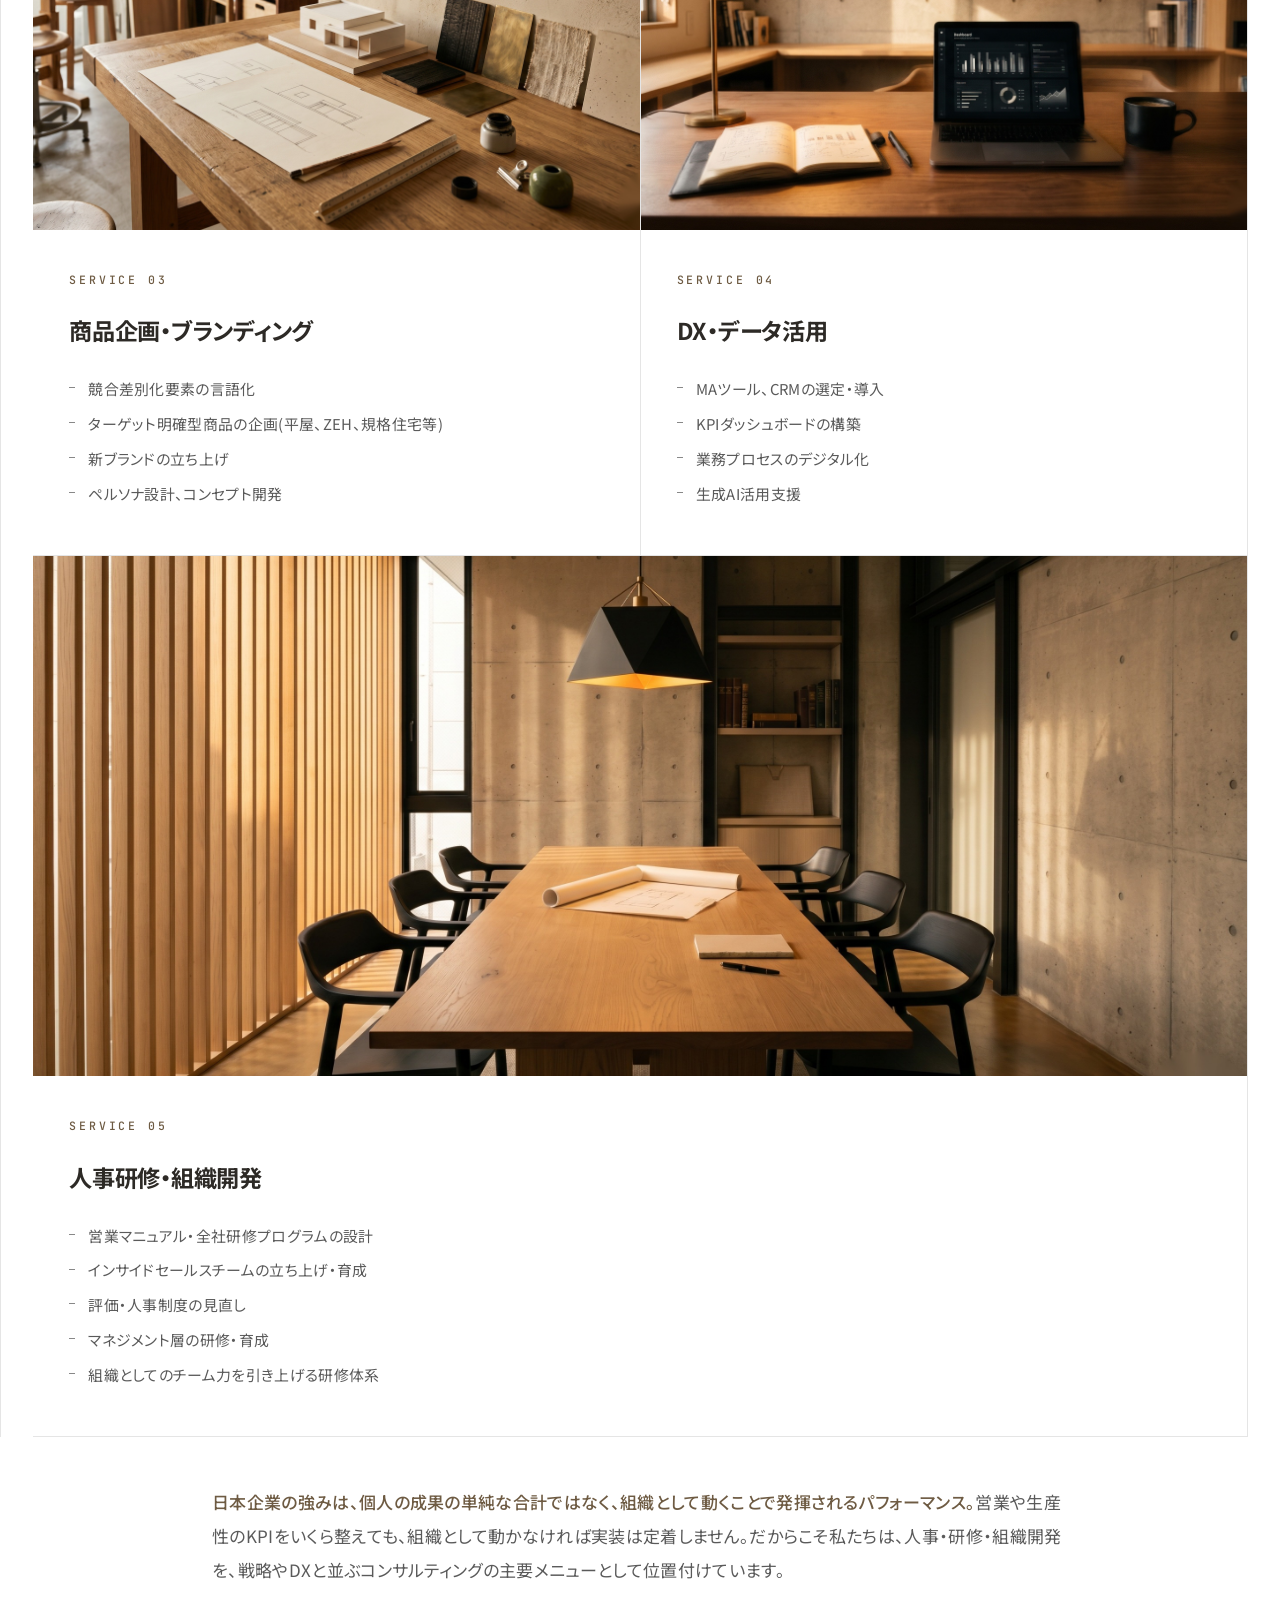
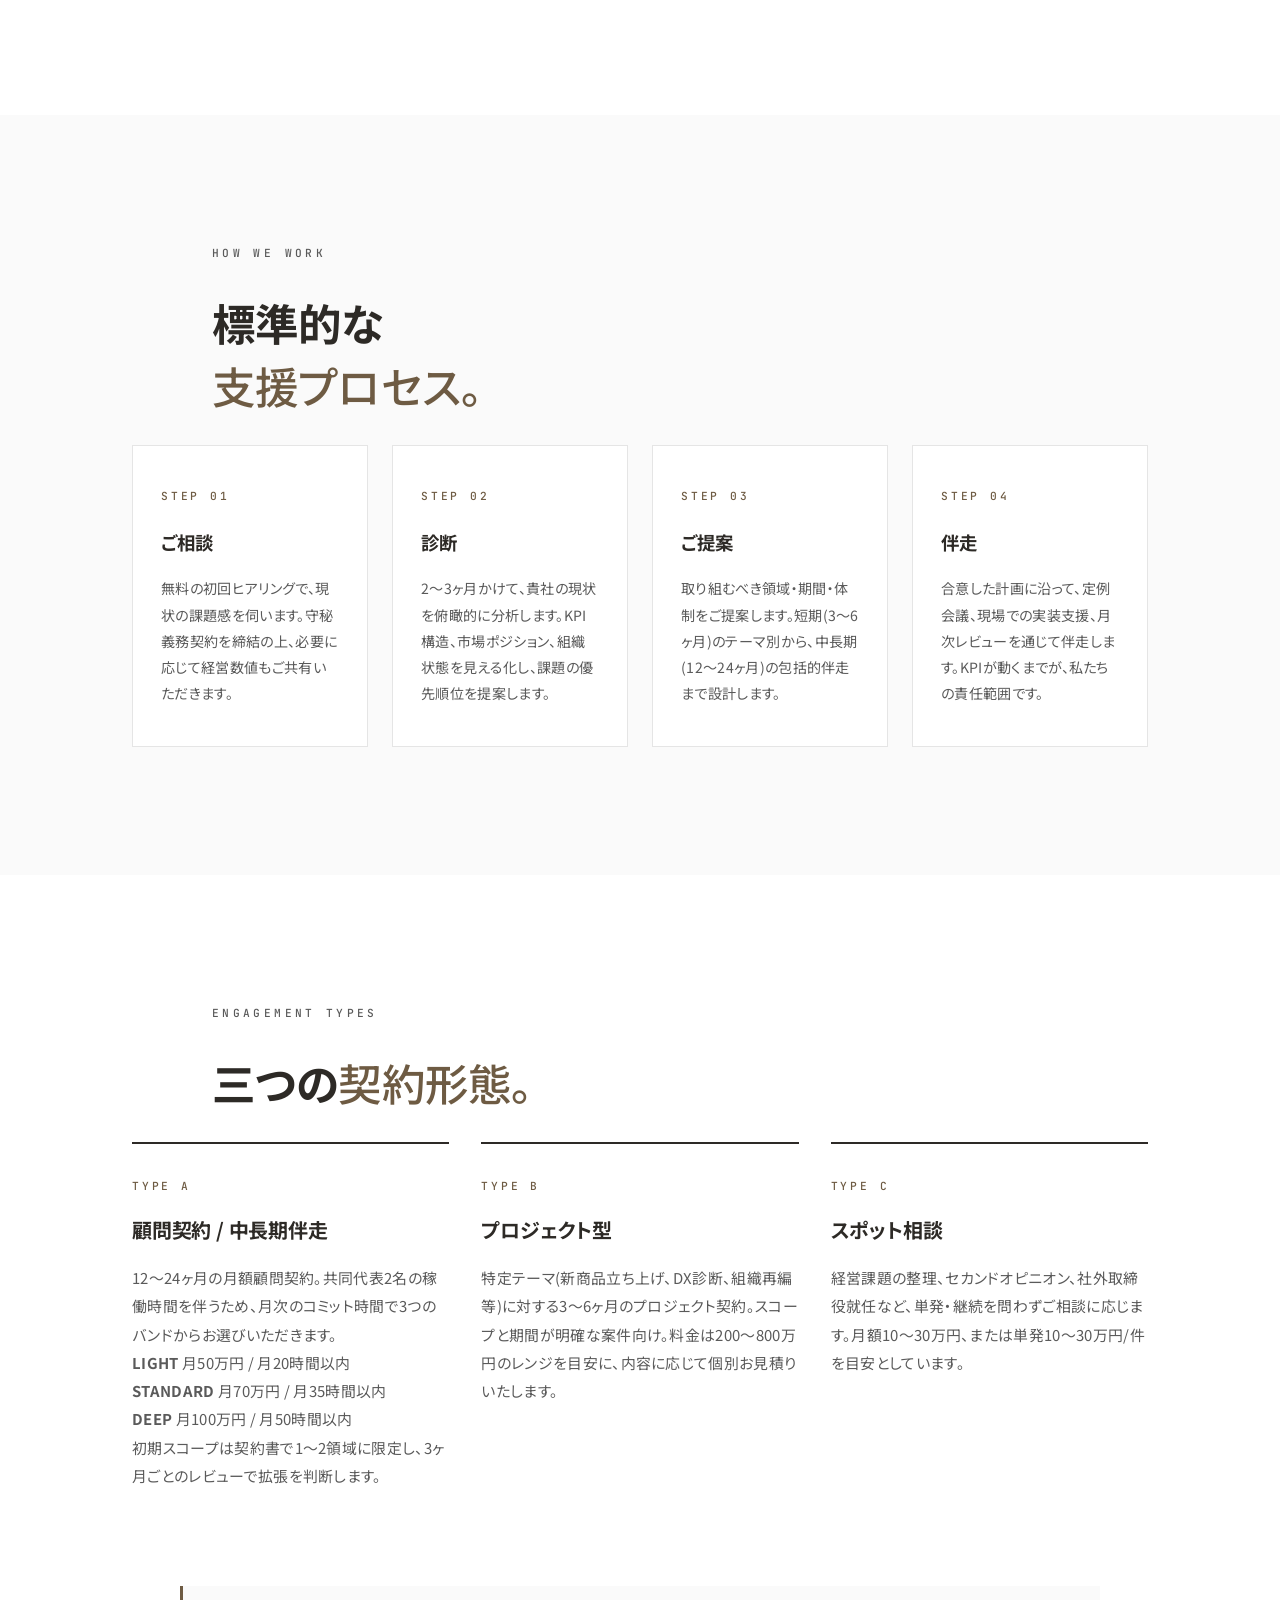
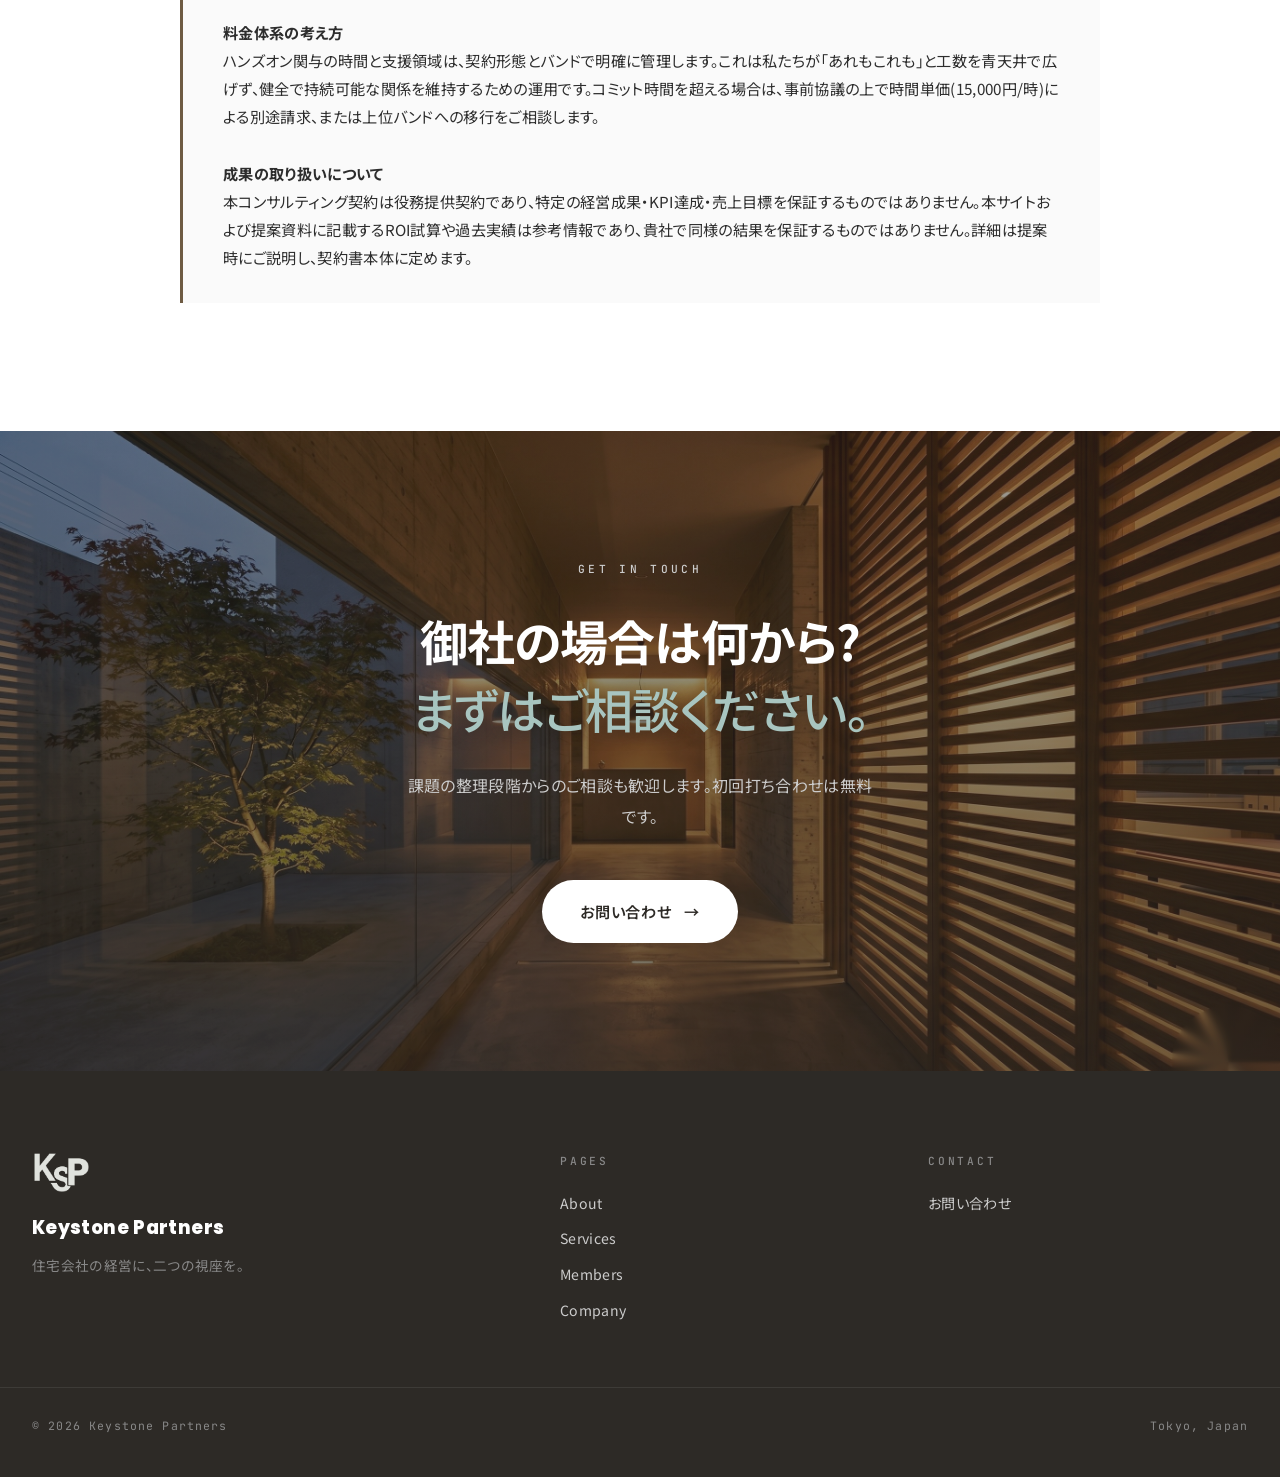
<file: services.html>
<!DOCTYPE html>
<html lang="ja">
<head>
<meta charset="UTF-8">
<meta name="viewport" content="width=device-width, initial-scale=1.0">
<title>Services | Keystone Partners</title>
<meta name="description" content="経営の上流から、現場の実装まで。経営戦略、営業・マーケティング、商品企画・ブランディング、DX・データ活用、組織開発・人材育成の5領域を一気通貫で支援します。">
<link rel="preconnect" href="https://fonts.googleapis.com">
<link rel="preconnect" href="https://fonts.gstatic.com" crossorigin>
<link href="https://fonts.googleapis.com/css2?family=Noto+Sans+JP:wght@400;500;700;800;900&family=Instrument+Serif:ital@0;1&family=JetBrains+Mono:wght@400;500;700&family=Poppins:wght@800;900&display=swap" rel="stylesheet">
<link rel="stylesheet" href="style.css">
</head>
<body>

<nav class="nav">
  <div class="nav-inner">
    <a href="index.html" class="nav-logo" aria-label="Keystone Partners ホーム">
      <span class="nav-logo-text">
        <span class="nav-logo-mark">Keystone Partners</span>
        <span class="nav-logo-sub">Housing Industry Advisors</span>
      </span>
    </a>
    <button class="nav-toggle" aria-label="メニューを開く" aria-expanded="false">
      <span></span><span></span><span></span>
    </button>
    <div class="nav-links">
      <a href="about.html">About</a>
      <a href="services.html" class="nav-current">Services</a>
      <a href="members.html">Members</a>
      <a href="company.html">Company</a>
      <a href="contact.html" class="nav-cta">お問い合わせ</a>
    </div>
  </div>
</nav>

<section class="page-head">
  <div class="page-head-inner">
    <div class="page-eyebrow reveal">
      <span class="dot"></span>
      <span>SERVICES</span>
    </div>
    <h1 class="page-title reveal" style="--d:.15s">
      経営の上流から、<br>
      現場の実装まで。<br>
      <em>一気通貫で支援します。</em>
    </h1>
    <p class="page-lead reveal" style="--d:.35s">
      私たちのサービスは、経営戦略の立案から実装支援まで5つの領域をカバーします。多くの場合、これらは独立した課題ではなく、相互に絡み合っています。<em>事業方針という一本の軸に従って、5つの領域を統合し、実装まで一気通貫で関わる</em>。それが私たちのアプローチです。
    </p>
  </div>
</section>

<!-- INTEGRATIVE CONCEPT (v3 addition) -->
<section class="integrative">
  <div class="container-narrow">
    <div class="section-eyebrow reveal-on-scroll">OUR APPROACH</div>
    <h2 class="section-headline reveal-on-scroll">
      分野別ではなく、<br>
      <em>統合型で。</em>
    </h2>
    <p class="integrative-lead reveal-on-scroll">
      従来のコンサルティングは、戦略・営業・DXなどを<em>分野ごとに別々の会社</em>に依頼するのが一般的でした。しかしその場合、各分野の提案を一つの実行プランに統合し、現場に落とすのはクライアント自身の仕事になります。中堅・中小企業にとって、これを独力でやり切るのは現実的ではありません。
    </p>
  </div>

  <div class="integrative-compare">
    <article class="integrative-card is-conventional reveal-on-scroll">
      <div class="integrative-card-eyebrow">CONVENTIONAL</div>
      <h3 class="integrative-card-title">分野別<em>コンサルティング</em></h3>
      <div class="integrative-card-body">
        <p>戦略は戦略ファーム、営業は営業コンサル、DXはITベンダー ―― 各分野ごとに別会社に依頼。</p>
        <p>提案書は揃っても、相互のインテグレーションと最終的な実装はクライアントが担う。<em>提案と実装が分断される。</em></p>
      </div>
    </article>

    <article class="integrative-card is-ours reveal-on-scroll">
      <div class="integrative-card-eyebrow">KEYSTONE PARTNERS</div>
      <h3 class="integrative-card-title">統合型<em>コンサルティング</em></h3>
      <div class="integrative-card-body">
        <p>事業方針という一本の軸に沿って、経営・営業・商品・DX・組織を、ひとつの事務所が一気通貫で支援する。</p>
        <p>実装経験のあるメンバー自身が手を動かすため、<em>提案と実装が分断されない。</em>企業規模に合った枠の中で、必要十分なスコープに絞り込めます。</p>
      </div>
    </article>
  </div>

  <div class="integrative-flow">
    <div class="integrative-flow-title reveal-on-scroll">
      最小から始め、<em>最適解へ素早く辿り着く。</em>
    </div>
    <div class="integrative-flow-sub reveal-on-scroll">
      入口を最小化し、川上に登りながら必要な領域だけを足していくアプローチ。
    </div>

    <div class="integrative-steps">
      <div class="integrative-step reveal-on-scroll">
        <div class="integrative-step-num">STEP 1</div>
        <div class="integrative-step-title">入口を絞る</div>
        <div class="integrative-step-desc">
          いま最も詰まっている一点に絞ったミニマムのコンサルティングから着手。
        </div>
      </div>
      <div class="integrative-step reveal-on-scroll">
        <div class="integrative-step-num">STEP 2</div>
        <div class="integrative-step-title">川上に登る</div>
        <div class="integrative-step-desc">
          現場で得た情報から、経営課題の上流まで遡って真因を特定。
        </div>
      </div>
      <div class="integrative-step reveal-on-scroll">
        <div class="integrative-step-num">STEP 3</div>
        <div class="integrative-step-title">必要分だけ足す</div>
        <div class="integrative-step-desc">
          スコープを広げるべき分野を、必要なタイミングで段階的に追加。
        </div>
      </div>
      <div class="integrative-step reveal-on-scroll">
        <div class="integrative-step-num">STEP 4</div>
        <div class="integrative-step-title">自走に渡す</div>
        <div class="integrative-step-desc">
          クライアントが自走できる経営基盤を目指し、段階的に関与を減らしていきます。
        </div>
      </div>
    </div>
  </div>
</section>

<!-- SERVICES with image -->
<section class="services-grid-wrap">
  <div class="container-narrow">
    <div class="section-eyebrow reveal-on-scroll">WHAT WE OFFER</div>
    <h2 class="section-headline reveal-on-scroll">
      <em>5つの領域。</em>
    </h2>
  </div>

  <div class="services-grid">
    <article class="service-cell reveal-on-scroll">
      <div class="service-cell-image" style="background-image: url('images/service-strategy.jpg'); background-color: #2D2A26;"></div>
      <div class="service-cell-inner">
        <div class="service-num">Service 01</div>
        <h3 class="service-title">経営戦略</h3>
        <ul class="service-items">
          <li>中期経営計画の策定</li>
          <li>事業ポートフォリオの再構築</li>
          <li>新規事業立ち上げ支援</li>
          <li>M&amp;A、後継者支援</li>
          <li>経営ボードへの参画(社外取締役等)</li>
        </ul>
      </div>
    </article>

    <article class="service-cell reveal-on-scroll">
      <div class="service-cell-image" style="background-image: url('images/service-sales.jpg'); background-color: #2D2A26;"></div>
      <div class="service-cell-inner">
        <div class="service-num">Service 02</div>
        <h3 class="service-title">営業・マーケティング</h3>
        <ul class="service-items">
          <li>集客チャネルの最適化(SUUMO/LIFULL、SNS、自社サイト)</li>
          <li>反響対応プロセスの設計(IS、初回返信時間)</li>
          <li>商談プロセスの可視化と標準化</li>
          <li>営業組織の育成と仕組み化</li>
        </ul>
      </div>
    </article>

    <article class="service-cell reveal-on-scroll">
      <div class="service-cell-image" style="background-image: url('images/service-product.jpg'); background-color: #2D2A26;"></div>
      <div class="service-cell-inner">
        <div class="service-num">Service 03</div>
        <h3 class="service-title">商品企画・ブランディング</h3>
        <ul class="service-items">
          <li>競合差別化要素の言語化</li>
          <li>ターゲット明確型商品の企画(平屋、ZEH、規格住宅等)</li>
          <li>新ブランドの立ち上げ</li>
          <li>ペルソナ設計、コンセプト開発</li>
        </ul>
      </div>
    </article>

    <article class="service-cell reveal-on-scroll">
      <div class="service-cell-image" style="background-image: url('images/service-dx.jpg'); background-color: #2D2A26;"></div>
      <div class="service-cell-inner">
        <div class="service-num">Service 04</div>
        <h3 class="service-title">DX・データ活用</h3>
        <ul class="service-items">
          <li>MAツール、CRMの選定・導入</li>
          <li>KPIダッシュボードの構築</li>
          <li>業務プロセスのデジタル化</li>
          <li>生成AI活用支援</li>
        </ul>
      </div>
    </article>

    <article class="service-cell service-cell-feature reveal-on-scroll">
      <div class="service-cell-image" style="background-image: url('images/service-people.jpg'); background-color: #2D2A26;"></div>
      <div class="service-cell-inner">
        <div class="service-num">Service 05</div>
        <h3 class="service-title">人事研修・組織開発</h3>
        <ul class="service-items">
          <li>営業マニュアル・全社研修プログラムの設計</li>
          <li>インサイドセールスチームの立ち上げ・育成</li>
          <li>評価・人事制度の見直し</li>
          <li>マネジメント層の研修・育成</li>
          <li>組織としてのチーム力を引き上げる研修体系</li>
        </ul>
      </div>
    </article>
  </div>

  <div class="container-narrow" style="margin-top: 3rem;">
    <p class="integrative-lead reveal-on-scroll" style="margin: 0; max-width: 56rem;">
      <em>日本企業の強みは、個人の成果の単純な合計ではなく、組織として動くことで発揮されるパフォーマンス。</em>営業や生産性のKPIをいくら整えても、組織として動かなければ実装は定着しません。だからこそ私たちは、人事・研修・組織開発を、戦略やDXと並ぶコンサルティングの主要メニューとして位置付けています。
    </p>
  </div>
</section>

<!-- HOW WE WORK -->
<section class="process">
  <div class="container-narrow">
    <div class="section-eyebrow reveal-on-scroll">HOW WE WORK</div>
    <h2 class="section-headline reveal-on-scroll">
      標準的な<br>
      <em>支援プロセス。</em>
    </h2>
  </div>

  <div class="steps">
    <div class="step reveal-on-scroll">
      <div class="step-num">Step 01</div>
      <h3 class="step-title">ご相談</h3>
      <p class="step-desc">無料の初回ヒアリングで、現状の課題感を伺います。守秘義務契約を締結の上、必要に応じて経営数値もご共有いただきます。</p>
    </div>

    <div class="step reveal-on-scroll">
      <div class="step-num">Step 02</div>
      <h3 class="step-title">診断</h3>
      <p class="step-desc">2〜3ヶ月かけて、貴社の現状を俯瞰的に分析します。KPI構造、市場ポジション、組織状態を見える化し、課題の優先順位を提案します。</p>
    </div>

    <div class="step reveal-on-scroll">
      <div class="step-num">Step 03</div>
      <h3 class="step-title">ご提案</h3>
      <p class="step-desc">取り組むべき領域・期間・体制をご提案します。短期(3〜6ヶ月)のテーマ別から、中長期(12〜24ヶ月)の包括的伴走まで設計します。</p>
    </div>

    <div class="step reveal-on-scroll">
      <div class="step-num">Step 04</div>
      <h3 class="step-title">伴走</h3>
      <p class="step-desc">合意した計画に沿って、定例会議、現場での実装支援、月次レビューを通じて伴走します。KPIが動くまでが、私たちの責任範囲です。</p>
    </div>
  </div>
</section>

<!-- ENGAGEMENT TYPES -->
<section class="engagements">
  <div class="container-narrow">
    <div class="section-eyebrow reveal-on-scroll">ENGAGEMENT TYPES</div>
    <h2 class="section-headline reveal-on-scroll">
      三つの<em>契約形態。</em>
    </h2>
  </div>

  <div class="engagement-list">
    <article class="engagement reveal-on-scroll">
      <div class="engagement-tag">Type A</div>
      <h3 class="engagement-title">顧問契約 / 中長期伴走</h3>
      <p class="engagement-desc">
        12〜24ヶ月の月額顧問契約。共同代表2名の稼働時間を伴うため、月次のコミット時間で3つのバンドからお選びいただきます。<br>
        <strong>LIGHT</strong> 月50万円 / 月20時間以内<br>
        <strong>STANDARD</strong> 月70万円 / 月35時間以内<br>
        <strong>DEEP</strong> 月100万円 / 月50時間以内<br>
        初期スコープは契約書で1〜2領域に限定し、3ヶ月ごとのレビューで拡張を判断します。
      </p>
    </article>

    <article class="engagement reveal-on-scroll">
      <div class="engagement-tag">Type B</div>
      <h3 class="engagement-title">プロジェクト型</h3>
      <p class="engagement-desc">
        特定テーマ(新商品立ち上げ、DX診断、組織再編 等)に対する3〜6ヶ月のプロジェクト契約。スコープと期間が明確な案件向け。料金は200〜800万円のレンジを目安に、内容に応じて個別お見積りいたします。
      </p>
    </article>

    <article class="engagement reveal-on-scroll">
      <div class="engagement-tag">Type C</div>
      <h3 class="engagement-title">スポット相談</h3>
      <p class="engagement-desc">
        経営課題の整理、セカンドオピニオン、社外取締役就任など、単発・継続を問わずご相談に応じます。月額10〜30万円、または単発10〜30万円/件を目安としています。
      </p>
    </article>
  </div>

  <div class="engagement-note reveal-on-scroll">
    <strong>料金体系の考え方</strong><br>
    ハンズオン関与の時間と支援領域は、契約形態とバンドで明確に管理します。これは私たちが「あれもこれも」と工数を青天井で広げず、健全で持続可能な関係を維持するための運用です。コミット時間を超える場合は、事前協議の上で時間単価(15,000円/時)による別途請求、または上位バンドへの移行をご相談します。<br><br>
    <strong>成果の取り扱いについて</strong><br>
    本コンサルティング契約は役務提供契約であり、特定の経営成果・KPI達成・売上目標を保証するものではありません。本サイトおよび提案資料に記載するROI試算や過去実績は参考情報であり、貴社で同様の結果を保証するものではありません。詳細は提案時にご説明し、契約書本体に定めます。
  </div>
</section>

<!-- CTA -->
<section class="cta">
  <div class="cta-image" style="background-image: url('images/cta-bg.jpg');"></div>
  <div class="container-narrow">
    <div class="section-eyebrow reveal-on-scroll">GET IN TOUCH</div>
    <h2 class="cta-headline reveal-on-scroll">
      御社の場合は何から?<br>
      <em>まずはご相談ください。</em>
    </h2>
    <p class="cta-lead reveal-on-scroll">
      課題の整理段階からのご相談も歓迎します。初回打ち合わせは無料です。
    </p>
    <div class="reveal-on-scroll">
      <a href="contact.html" class="cta-button">
        <span>お問い合わせ</span>
        <span class="arrow">→</span>
      </a>
    </div>
  </div>
</section>

<footer class="footer">
  <div class="footer-inner">
    <div class="footer-brand">
      <div class="footer-brand-logo" aria-hidden="true"></div>
      <p class="footer-brand-name">Keystone Partners</p>
      <p class="footer-brand-tag">住宅会社の経営に、二つの視座を。</p>
    </div>
    <div>
      <p class="footer-col-title">Pages</p>
      <div class="footer-links">
        <a href="about.html">About</a>
        <a href="services.html">Services</a>
        <a href="members.html">Members</a>
        <a href="company.html">Company</a>
      </div>
    </div>
    <div>
      <p class="footer-col-title">Contact</p>
      <div class="footer-links">
        <a href="contact.html">お問い合わせ</a>
      </div>
    </div>
  </div>
  <div class="footer-bottom">
    <span>© 2026 Keystone Partners</span>
    <span>Tokyo, Japan</span>
  </div>
</footer>

<script src="script.js"></script>
</body>
</html>
</file>
<file: style.css>
/* ============================================
   Keystone Partners — Corporate Website
   Design tokens inherit personal site (細谷 / 川添)
   Tone: restrained, corporate, refined
   ============================================ */

*, *::before, *::after {
  box-sizing: border-box;
  margin: 0;
  padding: 0;
}

:root {
  /* Colors — aligned with the K/S logo (kon-iro navy → seiji celadon) */
  --black: #0A0A0A;
  --black-soft: #1A1A1A;
  --gray-900: #2D2D2D;
  --gray-700: #5A5A5A;
  --gray-500: #888888;
  --gray-300: #CCCCCC;
  --gray-200: #E5E5E5;
  --gray-100: #F2F2F2;
  --gray-50: #FAFAFA;
  --white: #FFFFFF;

  /* Brand palette — warm neutral edition (Aman Tokyo inspired).
     Variable names retained from the cool edition for code-wide compatibility;
     values are remapped to a smoked-sumi / walnut / aged-washi palette.
     The KSP logo (navy × celadon) remains unchanged and reads as a quiet,
     considered accent against the warm beige ground. */
  --navy: #2D2A26;       /* 墨色 (smoked sumi) — primary deep tone for ink & footer */
  --navy-mid: #3A2E26;   /* 深焙茶 (deep roasted brown) — mid tone */
  --celadon: #6E5B43;    /* 胡桃色 (walnut) — secondary tone, em & accents */
  --celadon-pale: #E8DFCE;  /* 老香色 (aged washi) — pale ground */
  --accent: #6E5B43;     /* main accent: walnut — corporate sub-color paired with sumi */
  --accent-strong: #8B7B4A; /* 真鍮 (tea-stained brass) — buttons / CTAs */
  --accent-pale: #E8DFCE; /* aged washi */
  --ink: #2D2A26;        /* body ink: smoked sumi (warmer than neutral black) */
  --washi: #F3EEE7;      /* page ground: warm cream paper (Aman Tokyo beige) */

  /* Typography */
  --font-display: "Noto Sans JP", "Hiragino Sans", "Yu Gothic", sans-serif;
  --font-serif: "Hiragino Mincho ProN", "Yu Mincho", "MS Mincho", "Instrument Serif", serif;
  --font-mono: "JetBrains Mono", "SF Mono", monospace;
  --font-brand: "Poppins", "Noto Sans JP", sans-serif;  /* matches the wordmark in the K/S logo image */

  /* Spacing scale (more generous than personal site) */
  --space-xs: 0.5rem;
  --space-sm: 1rem;
  --space-md: 2rem;
  --space-lg: 4rem;
  --space-xl: 8rem;
  --space-2xl: 12rem;
}

html {
  scroll-behavior: smooth;
  -webkit-text-size-adjust: 100%;
}

body {
  font-family: var(--font-display);
  font-weight: 400;
  color: var(--ink);
  background: var(--washi);
  line-height: 1.8;
  font-feature-settings: "palt" 1;
  letter-spacing: 0.02em;
  overflow-x: hidden;
}

a {
  color: inherit;
  text-decoration: none;
  transition: opacity 0.2s ease;
}

a:hover {
  opacity: 0.55;
}

/* Emphasis: keep surrounding sans-serif font, accent color + slightly bolder
   Japanese-friendly (no italic, no Mincho serif) */
em {
  font-style: normal;
  font-family: inherit;
  font-weight: 500;
  color: var(--accent);
  font-feature-settings: "palt" 1;
}

/* ============================================
   LAYOUT UTILITIES
   ============================================ */
.container {
  max-width: 1280px;
  margin: 0 auto;
  padding: 0 2rem;
}

.container-narrow {
  max-width: 920px;
  margin: 0 auto;
  padding: 0 2rem;
}

@media (max-width: 768px) {
  .container, .container-narrow {
    padding: 0 1.5rem;
  }
}

/* ============================================
   NAVIGATION
   ============================================ */
.nav {
  position: fixed;
  top: 0;
  left: 0;
  right: 0;
  z-index: 1000;
  background: rgba(255, 255, 255, 0.94);
  backdrop-filter: blur(20px);
  -webkit-backdrop-filter: blur(20px);
  border-bottom: 1px solid transparent;
  transition: border-color 0.3s ease;
}

.nav.scrolled {
  border-bottom-color: var(--gray-200);
}

.nav-inner {
  max-width: 1400px;
  margin: 0 auto;
  padding: 1.5rem 2rem;
  display: flex;
  align-items: center;
  justify-content: space-between;
}

.nav-logo {
  display: flex;
  align-items: center;
  gap: 0.7rem;
  line-height: 1;
}

/* The K/S monogram image */
.nav-logo::before {
  content: "";
  display: block;
  width: 50px;
  height: 38px;
  background-image: url('images/logo-mark.png');
  background-size: contain;
  background-repeat: no-repeat;
  background-position: left center;
  flex-shrink: 0;
}

.nav-logo-text {
  display: flex;
  flex-direction: column;
  gap: 0.1rem;
  line-height: 1.1;
}

.nav-logo-mark {
  font-family: var(--font-brand);
  font-weight: 800;
  font-size: 1rem;
  letter-spacing: 0.02em;
  color: var(--navy);
}

.nav-logo-sub {
  font-family: var(--font-mono);
  font-size: 0.6rem;
  font-weight: 500;
  letter-spacing: 0.18em;
  color: var(--gray-500);
  text-transform: uppercase;
}

@media (max-width: 768px) {
  .nav-logo::before {
    width: 43px;
    height: 32px;
  }
  .nav-logo-mark {
    font-size: 0.9rem;
  }
  .nav-logo-sub {
    font-size: 0.55rem;
  }
}

.nav-links {
  display: flex;
  align-items: center;
  gap: 2.5rem;
}

.nav-links a {
  font-size: 0.85rem;
  font-weight: 500;
  letter-spacing: 0.05em;
  position: relative;
}

.nav-links a:not(.nav-cta).nav-current::after {
  content: "";
  position: absolute;
  bottom: -6px;
  left: 0;
  right: 0;
  height: 1px;
  background: var(--ink);
}

.nav-cta {
  background: var(--ink);
  color: var(--white) !important;
  padding: 0.7rem 1.4rem;
  border-radius: 999px;
  font-weight: 600;
  font-size: 0.8rem;
  transition: all 0.2s ease !important;
}

.nav-cta:hover {
  background: var(--accent-strong);
  opacity: 1 !important;
}

.nav-toggle {
  display: none;
  background: none;
  border: none;
  cursor: pointer;
  padding: 0.5rem;
  flex-direction: column;
  gap: 5px;
}

.nav-toggle span {
  display: block;
  width: 22px;
  height: 1.5px;
  background: var(--ink);
  transition: transform 0.3s ease, opacity 0.3s ease;
}

.nav-toggle.is-open span:nth-child(1) { transform: translateY(6.5px) rotate(45deg); }
.nav-toggle.is-open span:nth-child(2) { opacity: 0; }
.nav-toggle.is-open span:nth-child(3) { transform: translateY(-6.5px) rotate(-45deg); }

@media (max-width: 880px) {
  .nav-toggle { display: flex; }
  .nav-links {
    position: fixed;
    inset: 70px 0 0 0;
    background: rgba(255, 255, 255, 0.98);
    backdrop-filter: blur(20px);
    flex-direction: column;
    align-items: flex-start;
    gap: 2rem;
    padding: 3rem 2rem;
    transform: translateX(100%);
    transition: transform 0.3s ease;
  }
  .nav-links.is-open { transform: translateX(0); }
  .nav-links a { font-size: 1.05rem; }
  .nav-cta { padding: 0.9rem 1.6rem; }
}

/* ============================================
   PAGE HEAD (sub-pages hero)
   ============================================ */
.page-head {
  padding: 11rem 0 5rem;
  border-bottom: 1px solid var(--gray-200);
  background: linear-gradient(to bottom, var(--gray-50), var(--white));
}

.page-head-inner {
  max-width: 1280px;
  margin: 0 auto;
  padding: 0 2rem;
}

.page-eyebrow {
  display: flex;
  align-items: center;
  gap: 0.75rem;
  font-family: var(--font-mono);
  font-size: 0.7rem;
  font-weight: 500;
  letter-spacing: 0.25em;
  color: var(--gray-700);
  margin-bottom: 2rem;
  text-transform: uppercase;
}

.page-eyebrow .dot {
  width: 6px;
  height: 6px;
  border-radius: 50%;
  background: var(--accent);
}

.page-title {
  font-size: clamp(2rem, 5.5vw, 4.25rem);
  font-weight: 800;
  line-height: 1.2;
  letter-spacing: -0.03em;
  color: var(--ink);
  margin-bottom: 2rem;
  max-width: 22ch;
}

.page-lead {
  font-size: clamp(1rem, 1.4vw, 1.2rem);
  font-weight: 400;
  line-height: 1.9;
  color: var(--gray-700);
  max-width: 60ch;
}

@media (max-width: 768px) {
  .page-head { padding: 8.5rem 0 3.5rem; }
}

/* ============================================
   HERO v2 — full-bleed image background
   ============================================ */
.hero {
  min-height: 100vh;
  position: relative;
  display: flex;
  align-items: flex-end;
  padding: 0;
  overflow: hidden;
  background: var(--ink);
}

.hero-image {
  position: absolute;
  inset: 0;
  background-image: url('images/hero.jpg');
  background-size: cover;
  background-position: center center;
  z-index: 0;
}

/* Gradient overlay for text legibility — softened and slightly de-saturated
   so the hero image's natural color variations can breathe through */
.hero-image::after {
  content: "";
  position: absolute;
  inset: 0;
  background:
    linear-gradient(
      to right,
      rgba(45, 42, 38, 0.55) 0%,
      rgba(45, 42, 38, 0.32) 38%,
      rgba(45, 42, 38, 0.10) 65%,
      rgba(45, 42, 38, 0.01) 100%
    ),
    linear-gradient(
      to bottom,
      rgba(45, 42, 38, 0.18) 0%,
      rgba(45, 42, 38, 0.04) 25%,
      rgba(45, 42, 38, 0.04) 70%,
      rgba(45, 42, 38, 0.32) 100%
    );
}

.hero-content {
  position: relative;
  z-index: 1;
  width: 100%;
  max-width: 1400px;
  margin: 0 auto;
  padding: 0 3rem 5.5rem;
  color: var(--white);
}

.hero-eyebrow {
  display: flex;
  align-items: center;
  gap: 0.75rem;
  font-family: var(--font-mono);
  font-size: 0.72rem;
  font-weight: 500;
  letter-spacing: 0.3em;
  color: rgba(255, 255, 255, 0.78);
  margin-bottom: 2.5rem;
  text-transform: uppercase;
}

.hero-eyebrow .dot {
  width: 7px;
  height: 7px;
  border-radius: 50%;
  background: var(--celadon);
  animation: pulse 2.4s ease-in-out infinite;
  box-shadow: 0 0 0 4px rgba(110, 91, 67, 0.22);
}

@keyframes pulse {
  0%, 100% { opacity: 1; transform: scale(1); }
  50% { opacity: 0.5; transform: scale(0.85); }
}

.hero-headline {
  font-size: clamp(2.5rem, 6.5vw, 6rem);
  font-weight: 800;
  line-height: 1.18;
  letter-spacing: -0.035em;
  margin-bottom: 2.5rem;
  color: var(--white);
  max-width: 18ch;
  text-shadow: 0 2px 30px rgba(0, 0, 0, 0.35);
}

.hero-headline span {
  display: block;
}

.hero-headline em {
  color: var(--accent);
}

.hero-sub {
  font-size: clamp(1rem, 1.45vw, 1.3rem);
  font-weight: 400;
  line-height: 1.9;
  color: rgba(255, 255, 255, 0.92);
  margin-bottom: 3rem;
  max-width: 520px;
  text-shadow: 0 1px 20px rgba(0, 0, 0, 0.4);
}

/* Hero 内の em は、walnut(ロゴ色とは別の暖色アクセント)との同色被りを避けつつ
   控えめな差別化を出すため、ほぼ白の暖色中性色に、薄い walnut グロー(影)を添える */
.hero-sub em,
.hero-headline em {
  color: #f0ebe3;  /* warm off-white */
  text-shadow:
    0 0 24px rgba(110, 91, 67, 0.45),  /* soft walnut glow */
    0 1px 20px rgba(0, 0, 0, 0.4);
  font-weight: 700;
}

.hero-meta {
  display: inline-block;
  font-size: 0.72rem;
  font-family: var(--font-mono);
  letter-spacing: 0.18em;
  color: rgba(255, 255, 255, 0.7);
  text-transform: uppercase;
  padding-top: 1rem;
  border-top: 1px solid rgba(255, 255, 255, 0.2);
}

@media (max-width: 768px) {
  .hero { min-height: 88vh; }
  .hero-content { padding: 0 1.5rem 4rem; }
  .hero-image::after {
    background:
      linear-gradient(
        to bottom,
        rgba(10, 10, 10, 0.55) 0%,
        rgba(10, 10, 10, 0.35) 35%,
        rgba(10, 10, 10, 0.65) 100%
      );
  }
}

/* ============================================
   SECTION FRAME (generic)
   ============================================ */
section {
  padding: 8rem 0;
}

.section-eyebrow {
  font-family: var(--font-mono);
  font-size: 0.7rem;
  font-weight: 500;
  letter-spacing: 0.3em;
  color: var(--gray-700);
  margin-bottom: 1.75rem;
  text-transform: uppercase;
}

.section-headline {
  font-size: clamp(1.65rem, 3.4vw, 2.85rem);
  font-weight: 700;
  line-height: 1.45;
  letter-spacing: -0.02em;
  color: var(--ink);
  margin-bottom: 1.75rem;
  max-width: 22ch;
}

.section-lead {
  font-size: clamp(0.95rem, 1.2vw, 1.1rem);
  line-height: 1.95;
  color: var(--gray-700);
  max-width: 60ch;
  margin-bottom: 5rem;
}

@media (max-width: 768px) {
  section { padding: 5rem 0; }
}

/* ============================================
   WHAT WE DO (Home Section 1) — 3 cards
   ============================================ */
.do {
  background: var(--white);
}

.do-grid {
  display: grid;
  grid-template-columns: repeat(3, 1fr);
  gap: 2rem;
  max-width: 1280px;
  margin: 0 auto;
  padding: 0 2rem;
}

.do-card {
  padding: 3rem 2rem;
  border-top: 1px solid var(--ink);
  display: flex;
  flex-direction: column;
  gap: 1.25rem;
  position: relative;
  transition: transform 0.4s ease;
}

.do-card:hover {
  transform: translateY(-4px);
}

.do-card-num {
  font-family: var(--font-mono);
  font-size: 0.7rem;
  font-weight: 500;
  letter-spacing: 0.3em;
  color: var(--accent);
  text-transform: uppercase;
}

.do-card-title-en {
  font-family: var(--font-serif);
  font-style: italic;
  font-size: 1.05rem;
  color: var(--gray-700);
}

.do-card-title {
  font-size: 1.5rem;
  font-weight: 700;
  letter-spacing: -0.01em;
  line-height: 1.4;
  color: var(--ink);
}

.do-card-desc {
  font-size: 0.95rem;
  line-height: 1.9;
  color: var(--gray-700);
}

@media (max-width: 880px) {
  .do-grid { grid-template-columns: 1fr; gap: 1rem; }
  .do-card { padding: 2.5rem 0; }
}

/* ============================================
   WHY KEYSTONE (Home Section 2)
   ============================================ */
.why {
  background: var(--gray-50);
}

.why-list {
  max-width: 1080px;
  margin: 0 auto;
  padding: 0 2rem;
  display: flex;
  flex-direction: column;
  gap: 0;
}

.why-item {
  display: grid;
  grid-template-columns: 80px 1fr;
  gap: 3rem;
  padding: 3.5rem 0;
  border-top: 1px solid var(--gray-300);
  align-items: start;
}

.why-item:last-child {
  border-bottom: 1px solid var(--gray-300);
}

.why-num {
  font-family: var(--font-mono);
  font-size: 0.85rem;
  font-weight: 500;
  letter-spacing: 0.15em;
  color: var(--accent);
  padding-top: 0.5rem;
}

.why-title {
  font-size: clamp(1.25rem, 2vw, 1.6rem);
  font-weight: 700;
  letter-spacing: -0.01em;
  line-height: 1.45;
  margin-bottom: 0.9rem;
  color: var(--ink);
}

.why-desc {
  font-size: 1rem;
  line-height: 1.95;
  color: var(--gray-700);
  max-width: 60ch;
}

@media (max-width: 768px) {
  .why-item { grid-template-columns: 1fr; gap: 0.75rem; padding: 2.75rem 0; }
}

/* ============================================
   MEMBERS TEASER (Home Section 3)
   ============================================ */
.members-teaser {
  background: var(--white);
}

.members-teaser-grid {
  display: grid;
  grid-template-columns: repeat(2, 1fr);
  gap: 2.5rem;
  max-width: 1080px;
  margin: 0 auto;
  padding: 0 2rem;
}

.member-card {
  background: var(--gray-50);
  padding: 3rem 2.5rem;
  border: 1px solid var(--gray-200);
  display: flex;
  flex-direction: column;
  gap: 1.25rem;
  transition: border-color 0.3s ease, transform 0.4s ease;
}

.member-card:hover {
  border-color: var(--ink);
  transform: translateY(-3px);
}

.member-photo-placeholder {
  width: 88px;
  height: 88px;
  border-radius: 50%;
  background: linear-gradient(135deg, var(--gray-200), var(--gray-100));
  display: flex;
  align-items: center;
  justify-content: center;
  font-family: var(--font-serif);
  font-style: italic;
  font-size: 1.5rem;
  color: var(--gray-500);
  margin-bottom: 0.5rem;
}

.member-name {
  font-size: 1.4rem;
  font-weight: 700;
  letter-spacing: -0.01em;
  color: var(--ink);
}

.member-name-en {
  font-family: var(--font-serif);
  font-style: italic;
  font-size: 0.95rem;
  color: var(--gray-500);
  margin-top: 0.2rem;
}

.member-role {
  font-family: var(--font-mono);
  font-size: 0.72rem;
  font-weight: 500;
  letter-spacing: 0.2em;
  color: var(--accent);
  text-transform: uppercase;
}

.member-desc {
  font-size: 0.95rem;
  line-height: 1.9;
  color: var(--gray-700);
  flex: 1;
}

.member-link {
  display: inline-flex;
  align-items: center;
  gap: 0.5rem;
  font-size: 0.85rem;
  font-weight: 600;
  letter-spacing: 0.05em;
  color: var(--ink);
  padding-top: 1rem;
  border-top: 1px solid var(--gray-200);
}

.member-link .arrow {
  transition: transform 0.3s ease;
}

.member-link:hover .arrow {
  transform: translateX(4px);
}

@media (max-width: 768px) {
  .members-teaser-grid { grid-template-columns: 1fr; gap: 1.5rem; }
  .member-card { padding: 2.25rem 1.75rem; }
}

/* ============================================
   CTA (Home Section 4 + sub-pages)
   ============================================ */
.cta {
  background: var(--ink);
  color: var(--white);
  text-align: center;
}

.cta .container-narrow {
  text-align: center;
}

.cta .section-eyebrow {
  color: var(--gray-300);
  justify-content: center;
  display: flex;
}

.cta-headline {
  font-size: clamp(1.8rem, 4vw, 3rem);
  font-weight: 700;
  line-height: 1.4;
  letter-spacing: -0.02em;
  margin: 0 auto 1.75rem;
  max-width: 18ch;
}

.cta-headline em {
  color: #a8c5c0;
  text-shadow: 0 1px 16px rgba(45, 42, 38, 0.5);
}

.cta-lead {
  font-size: 1rem;
  line-height: 1.95;
  color: var(--gray-300);
  margin: 0 auto 3rem;
  max-width: 52ch;
}

.cta-button {
  display: inline-flex;
  align-items: center;
  gap: 0.8rem;
  background: var(--white);
  color: var(--ink) !important;
  padding: 1.1rem 2.4rem;
  border-radius: 999px;
  font-weight: 600;
  font-size: 0.95rem;
  letter-spacing: 0.04em;
  transition: all 0.25s ease !important;
}

.cta-button:hover {
  background: var(--accent-strong);
  color: var(--white) !important;
  opacity: 1 !important;
  transform: translateY(-2px);
}

.cta-button .arrow {
  transition: transform 0.3s ease;
}

.cta-button:hover .arrow {
  transform: translateX(4px);
}

/* ============================================
   FOOTER
   ============================================ */
.footer {
  background: var(--ink);
  color: var(--gray-300);
  padding: 5rem 0 2.5rem;
}

.footer-inner {
  max-width: 1280px;
  margin: 0 auto;
  padding: 0 2rem;
  display: grid;
  grid-template-columns: 1.5fr 1fr 1fr;
  gap: 3rem;
}

.footer-brand-logo {
  width: 59px;
  height: 44px;
  background-image: url('images/logo-mark-light.png');
  background-size: contain;
  background-repeat: no-repeat;
  background-position: left center;
  margin-bottom: 1rem;
  opacity: 0.92;
}

.footer-brand-name {
  font-family: var(--font-brand);
  font-size: 1.15rem;
  font-weight: 800;
  color: var(--white);
  margin-bottom: 0.6rem;
  letter-spacing: 0.02em;
}

.footer-brand-tag {
  font-size: 0.85rem;
  line-height: 1.8;
  color: var(--gray-500);
  max-width: 28ch;
}

.footer-col-title {
  font-family: var(--font-mono);
  font-size: 0.7rem;
  font-weight: 500;
  letter-spacing: 0.25em;
  color: var(--gray-500);
  text-transform: uppercase;
  margin-bottom: 1.25rem;
}

.footer-links {
  display: flex;
  flex-direction: column;
  gap: 0.65rem;
}

.footer-links a {
  font-size: 0.88rem;
  color: var(--gray-300);
}

.footer-links a:hover {
  color: var(--white);
  opacity: 1;
}

.footer-bottom {
  max-width: 1280px;
  margin: 4rem auto 0;
  padding: 1.75rem 2rem 0;
  border-top: 1px solid rgba(255, 255, 255, 0.08);
  display: flex;
  justify-content: space-between;
  align-items: center;
  flex-wrap: wrap;
  gap: 1rem;
  font-family: var(--font-mono);
  font-size: 0.72rem;
  letter-spacing: 0.1em;
  color: var(--gray-500);
}

@media (max-width: 768px) {
  .footer-inner { grid-template-columns: 1fr; gap: 2.5rem; }
}

/* ============================================
   ABOUT page
   ============================================ */
.about-story {
  background: var(--white);
}

.about-story p {
  font-size: 1.05rem;
  line-height: 2.05;
  color: var(--gray-900);
  margin-bottom: 1.6rem;
  max-width: 64ch;
}

.about-story p:last-child {
  margin-bottom: 0;
}

.principles {
  background: var(--gray-50);
}

.principles-grid {
  max-width: 1080px;
  margin: 0 auto;
  padding: 0 2rem;
  display: grid;
  grid-template-columns: repeat(3, 1fr);
  gap: 2rem;
}

.principle {
  padding: 2.5rem 0;
}

.principle-label {
  font-family: var(--font-mono);
  font-size: 0.72rem;
  font-weight: 500;
  letter-spacing: 0.25em;
  color: var(--accent);
  text-transform: uppercase;
  margin-bottom: 1.5rem;
  padding-bottom: 1rem;
  border-bottom: 1px solid var(--gray-300);
}

.principle-title {
  font-size: 1.3rem;
  font-weight: 700;
  margin-bottom: 1rem;
  letter-spacing: -0.01em;
  color: var(--ink);
}

.principle-body {
  font-size: 0.95rem;
  line-height: 1.95;
  color: var(--gray-700);
}

.principle-list {
  list-style: none;
  display: flex;
  flex-direction: column;
  gap: 1rem;
}

.principle-list li {
  font-size: 0.95rem;
  line-height: 1.75;
  color: var(--gray-700);
  padding-left: 1.5rem;
  position: relative;
}

.principle-list li::before {
  content: "—";
  position: absolute;
  left: 0;
  color: var(--accent);
}

.principle-list strong {
  display: block;
  font-weight: 700;
  color: var(--ink);
  margin-bottom: 0.2rem;
}

@media (max-width: 880px) {
  .principles-grid { grid-template-columns: 1fr; gap: 0; }
  .principle { padding: 2rem 0; border-top: 1px solid var(--gray-300); }
  .principle:first-child { border-top: none; }
}

.strengths {
  background: var(--white);
}

.strengths-list {
  max-width: 1080px;
  margin: 0 auto;
  padding: 0 2rem;
}

.strength-item {
  display: grid;
  grid-template-columns: 100px 1fr;
  gap: 3rem;
  padding: 3rem 0;
  border-top: 1px solid var(--gray-200);
  align-items: start;
}

.strength-item:last-child {
  border-bottom: 1px solid var(--gray-200);
}

.strength-num {
  font-family: var(--font-mono);
  font-size: 2rem;
  font-weight: 700;
  letter-spacing: -0.02em;
  color: var(--accent);
  line-height: 1;
}

.strength-title {
  font-size: 1.35rem;
  font-weight: 700;
  letter-spacing: -0.01em;
  margin-bottom: 1rem;
  color: var(--ink);
}

.strength-desc {
  font-size: 1rem;
  line-height: 1.95;
  color: var(--gray-700);
  max-width: 60ch;
}

@media (max-width: 768px) {
  .strength-item { grid-template-columns: 1fr; gap: 1rem; padding: 2.5rem 0; }
  .strength-num { font-size: 1.4rem; }
}

/* Company info table */
.company-info {
  background: var(--gray-50);
}

.info-table {
  max-width: 920px;
  margin: 0 auto;
  padding: 0 2rem;
  border-top: 1px solid var(--gray-300);
}

.info-row {
  display: grid;
  grid-template-columns: 220px 1fr;
  gap: 2rem;
  padding: 1.5rem 0;
  border-bottom: 1px solid var(--gray-300);
}

.info-label {
  font-family: var(--font-mono);
  font-size: 0.75rem;
  font-weight: 500;
  letter-spacing: 0.15em;
  color: var(--gray-700);
  text-transform: uppercase;
  padding-top: 0.2rem;
}

.info-value {
  font-size: 1rem;
  color: var(--ink);
  line-height: 1.7;
}

.info-value .placeholder {
  color: var(--gray-500);
  font-size: 0.88rem;
}

@media (max-width: 768px) {
  .info-row { grid-template-columns: 1fr; gap: 0.4rem; padding: 1.25rem 0; }
}

/* ============================================
   SERVICES page
   ============================================ */
.services-grid-wrap {
  background: var(--white);
}

.services-grid {
  max-width: 1280px;
  margin: 0 auto;
  padding: 0 2rem;
  display: grid;
  grid-template-columns: repeat(2, 1fr);
  gap: 0;
  border-top: 1px solid var(--gray-200);
  border-left: 1px solid var(--gray-200);
}

.service-cell {
  padding: 3rem 2.5rem;
  border-right: 1px solid var(--gray-200);
  border-bottom: 1px solid var(--gray-200);
  background: var(--white);
  transition: background 0.3s ease;
  position: relative;
}

.service-cell:hover {
  background: var(--gray-50);
}

.service-cell.service-cell-feature {
  grid-column: span 2;
}

.service-num {
  font-family: var(--font-mono);
  font-size: 0.72rem;
  font-weight: 500;
  letter-spacing: 0.25em;
  color: var(--accent);
  margin-bottom: 1.25rem;
  text-transform: uppercase;
}

.service-title {
  font-size: 1.45rem;
  font-weight: 700;
  letter-spacing: -0.01em;
  margin-bottom: 1.5rem;
  color: var(--ink);
}

.service-items {
  list-style: none;
  display: flex;
  flex-direction: column;
  gap: 0.55rem;
}

.service-items li {
  font-size: 0.93rem;
  line-height: 1.75;
  color: var(--gray-700);
  padding-left: 1.2rem;
  position: relative;
}

.service-items li::before {
  content: "";
  position: absolute;
  left: 0;
  top: 0.7rem;
  width: 6px;
  height: 1px;
  background: var(--gray-500);
}

@media (max-width: 880px) {
  .services-grid { grid-template-columns: 1fr; }
  .service-cell.service-cell-feature { grid-column: span 1; }
  .service-cell { padding: 2.5rem 1.75rem; }
}

/* HOW WE WORK — steps */
.process {
  background: var(--gray-50);
}

.steps {
  max-width: 1080px;
  margin: 0 auto;
  padding: 0 2rem;
  display: grid;
  grid-template-columns: repeat(4, 1fr);
  gap: 1.5rem;
  position: relative;
}

.step {
  background: var(--white);
  padding: 2.5rem 1.75rem;
  border: 1px solid var(--gray-200);
  position: relative;
}

.step-num {
  font-family: var(--font-mono);
  font-size: 0.7rem;
  font-weight: 500;
  letter-spacing: 0.25em;
  color: var(--accent);
  margin-bottom: 1.25rem;
  text-transform: uppercase;
}

.step-title {
  font-size: 1.15rem;
  font-weight: 700;
  margin-bottom: 1rem;
  letter-spacing: -0.01em;
  color: var(--ink);
}

.step-desc {
  font-size: 0.88rem;
  line-height: 1.85;
  color: var(--gray-700);
}

@media (max-width: 1080px) {
  .steps { grid-template-columns: repeat(2, 1fr); }
}

@media (max-width: 560px) {
  .steps { grid-template-columns: 1fr; }
}

/* Engagement types */
.engagements {
  background: var(--white);
}

.engagement-list {
  max-width: 1080px;
  margin: 0 auto;
  padding: 0 2rem;
  display: grid;
  grid-template-columns: repeat(3, 1fr);
  gap: 2rem;
}

.engagement {
  border-top: 2px solid var(--ink);
  padding: 2rem 0;
}

.engagement-tag {
  font-family: var(--font-mono);
  font-size: 0.7rem;
  font-weight: 500;
  letter-spacing: 0.25em;
  color: var(--accent);
  margin-bottom: 1rem;
  text-transform: uppercase;
}

.engagement-title {
  font-size: 1.25rem;
  font-weight: 700;
  letter-spacing: -0.01em;
  margin-bottom: 1rem;
  color: var(--ink);
}

.engagement-desc {
  font-size: 0.93rem;
  line-height: 1.9;
  color: var(--gray-700);
}

.engagement-note {
  max-width: 920px;
  margin: 4rem auto 0;
  padding: 2rem 2.5rem;
  background: var(--gray-50);
  border-left: 3px solid var(--accent);
  font-size: 0.95rem;
  line-height: 1.85;
  color: var(--gray-900);
}

@media (max-width: 880px) {
  .engagement-list { grid-template-columns: 1fr; gap: 0; }
  .engagement { padding: 2rem 0; }
}

/* ============================================
   MEMBERS page
   ============================================ */
.members-detail {
  background: var(--white);
}

.member-detail {
  max-width: 1080px;
  margin: 0 auto;
  padding: 0 2rem 5rem;
}

.member-detail:not(:last-child) {
  border-bottom: 1px solid var(--gray-200);
  margin-bottom: 5rem;
}

.member-detail-head {
  display: grid;
  grid-template-columns: 240px 1fr;
  gap: 3.5rem;
  align-items: start;
  margin-bottom: 3.5rem;
}

.member-photo-large {
  width: 240px;
  height: 300px;
  background: linear-gradient(135deg, var(--gray-100), var(--gray-200));
  display: flex;
  align-items: center;
  justify-content: center;
  font-family: var(--font-serif);
  font-style: italic;
  font-size: 1.1rem;
  color: var(--gray-500);
  letter-spacing: 0.05em;
}

.member-meta {
  padding-top: 0.5rem;
}

.member-meta .member-role {
  margin-bottom: 1.5rem;
}

.member-name-large {
  font-size: clamp(2rem, 4vw, 3rem);
  font-weight: 800;
  letter-spacing: -0.025em;
  line-height: 1.15;
  color: var(--ink);
  margin-bottom: 0.5rem;
}

.member-name-en-large {
  font-family: var(--font-serif);
  font-style: italic;
  font-size: 1.15rem;
  color: var(--gray-500);
  margin-bottom: 2rem;
}

.member-tagline {
  font-size: 1.05rem;
  line-height: 1.9;
  color: var(--gray-700);
  max-width: 50ch;
}

.member-body {
  display: grid;
  grid-template-columns: 240px 1fr;
  gap: 3.5rem;
}

.member-body-section {
  grid-column: 2;
  padding-top: 2rem;
  border-top: 1px solid var(--gray-200);
  margin-bottom: 2rem;
}

.member-body-label {
  font-family: var(--font-mono);
  font-size: 0.7rem;
  font-weight: 500;
  letter-spacing: 0.25em;
  color: var(--gray-700);
  text-transform: uppercase;
  margin-bottom: 1.25rem;
}

.member-body-title {
  font-size: 1.05rem;
  font-weight: 700;
  line-height: 1.7;
  color: var(--ink);
  margin-bottom: 1rem;
}

.member-body-text {
  font-size: 0.98rem;
  line-height: 1.95;
  color: var(--gray-700);
}

.member-history {
  list-style: none;
  display: flex;
  flex-direction: column;
  gap: 0.85rem;
}

.member-history li {
  font-size: 0.95rem;
  line-height: 1.7;
  color: var(--gray-900);
  padding-left: 1.75rem;
  position: relative;
}

.member-history li::before {
  content: "";
  position: absolute;
  left: 0;
  top: 0.85rem;
  width: 10px;
  height: 1px;
  background: var(--accent);
}

.member-note {
  font-size: 0.82rem;
  color: var(--gray-500);
  font-style: normal;
  margin-top: 1rem;
  line-height: 1.7;
}

@media (max-width: 768px) {
  .member-detail-head, .member-body { grid-template-columns: 1fr; gap: 2rem; }
  .member-photo-large { width: 100%; height: 280px; }
  .member-body-section { grid-column: 1; }
}

/* ============================================
   CONTACT page
   ============================================ */
.contact-form-section {
  background: var(--white);
}

.contact-grid {
  max-width: 1080px;
  margin: 0 auto;
  padding: 0 2rem;
  display: grid;
  grid-template-columns: 1fr 1fr;
  gap: 5rem;
  align-items: start;
}

.form {
  display: flex;
  flex-direction: column;
  gap: 1.75rem;
}

.field {
  display: flex;
  flex-direction: column;
  gap: 0.6rem;
}

.field-label {
  font-family: var(--font-mono);
  font-size: 0.7rem;
  font-weight: 500;
  letter-spacing: 0.2em;
  color: var(--gray-700);
  text-transform: uppercase;
}

.field-label .required {
  color: var(--accent);
  margin-left: 0.3rem;
}

.field-input,
.field-textarea,
.field-select {
  font-family: var(--font-display);
  font-size: 1rem;
  padding: 0.85rem 1rem;
  border: 1px solid var(--gray-300);
  background: var(--white);
  color: var(--ink);
  transition: border-color 0.2s ease;
  border-radius: 0;
}

.field-input:focus,
.field-textarea:focus,
.field-select:focus {
  outline: none;
  border-color: var(--ink);
}

.field-textarea {
  resize: vertical;
  min-height: 140px;
  line-height: 1.7;
}

.form-submit {
  display: inline-flex;
  align-items: center;
  justify-content: center;
  gap: 0.8rem;
  background: var(--ink);
  color: var(--white);
  padding: 1.1rem 2rem;
  border: none;
  font-family: var(--font-display);
  font-size: 0.95rem;
  font-weight: 600;
  letter-spacing: 0.04em;
  cursor: pointer;
  transition: background 0.25s ease, transform 0.25s ease;
  margin-top: 1rem;
  border-radius: 999px;
  align-self: flex-start;
}

.form-submit:hover {
  background: var(--accent-strong);
  transform: translateY(-2px);
}

.contact-info-block {
  padding-top: 0;
}

.contact-info-title {
  font-family: var(--font-mono);
  font-size: 0.72rem;
  font-weight: 500;
  letter-spacing: 0.25em;
  color: var(--gray-700);
  text-transform: uppercase;
  margin-bottom: 1.75rem;
  padding-bottom: 1rem;
  border-bottom: 1px solid var(--gray-300);
}

.contact-info-row {
  margin-bottom: 1.75rem;
}

.contact-info-label {
  font-family: var(--font-mono);
  font-size: 0.7rem;
  letter-spacing: 0.2em;
  color: var(--gray-500);
  text-transform: uppercase;
  margin-bottom: 0.35rem;
}

.contact-info-value {
  font-size: 1rem;
  color: var(--ink);
  line-height: 1.7;
}

.contact-info-value .placeholder {
  color: var(--gray-500);
  font-size: 0.88rem;
  font-style: normal;
}

.contact-note {
  font-size: 0.85rem;
  line-height: 1.8;
  color: var(--gray-700);
  padding: 1.5rem;
  background: var(--gray-50);
  margin-top: 2.5rem;
  border-left: 3px solid var(--accent);
}

@media (max-width: 880px) {
  .contact-grid { grid-template-columns: 1fr; gap: 3.5rem; }
}

/* ============================================
   REVEAL ON SCROLL
   ============================================ */
.reveal {
  opacity: 0;
  transform: translateY(20px);
  animation: reveal 0.9s cubic-bezier(0.16, 1, 0.3, 1) forwards;
  animation-delay: var(--d, 0s);
}

@keyframes reveal {
  to { opacity: 1; transform: translateY(0); }
}

.reveal-on-scroll {
  opacity: 0;
  transform: translateY(28px);
  transition: opacity 0.9s cubic-bezier(0.16, 1, 0.3, 1),
              transform 0.9s cubic-bezier(0.16, 1, 0.3, 1);
}

.reveal-on-scroll.is-visible {
  opacity: 1;
  transform: translateY(0);
}

/* ============================================
   v2: Image-enhanced sections
   ============================================ */

/* ----- Services card with image (Home + Services page) ----- */
.do-card {
  padding: 0;
  border-top: none;
  background: var(--white);
  border: 1px solid var(--gray-200);
  overflow: hidden;
}

.do-card:hover {
  transform: translateY(-4px);
  border-color: var(--gray-300);
  box-shadow: 0 12px 40px rgba(0, 0, 0, 0.06);
}

.do-card-image {
  width: 100%;
  aspect-ratio: 4 / 3;
  background-size: cover;
  background-position: center;
  background-color: var(--gray-100);
  position: relative;
  overflow: hidden;
}

.do-card-image::after {
  content: "";
  position: absolute;
  inset: 0;
  background: linear-gradient(180deg, transparent 70%, rgba(0, 0, 0, 0.08));
  pointer-events: none;
}

.do-card-inner {
  padding: 2.25rem 1.75rem 2.5rem;
  display: flex;
  flex-direction: column;
  gap: 0.85rem;
}

/* ----- About story split (image + text) ----- */
.about-story-split {
  display: grid;
  grid-template-columns: 1fr 1fr;
  gap: 5rem;
  align-items: center;
  max-width: 1280px;
  margin: 0 auto;
  padding: 0 2rem;
}

.about-story-image {
  aspect-ratio: 4 / 5;
  background-size: cover;
  background-position: center;
  background-color: var(--gray-100);
}

.about-story-text {
  padding-right: 1rem;
}

.about-story-text p {
  font-size: 1.02rem;
  line-height: 2;
  color: var(--gray-900);
  margin-bottom: 1.4rem;
  max-width: 50ch;
}

/* 出典・補注など、本文中の小さな付帯情報 */
.about-story-text small {
  font-size: 0.78rem;
  color: var(--gray-500);
  line-height: 1.6;
}

@media (max-width: 880px) {
  .about-story-split { grid-template-columns: 1fr; gap: 3rem; }
  .about-story-image { aspect-ratio: 16 / 10; }
}

/* ----- CTA with background image ----- */
.cta {
  position: relative;
  background: var(--ink);
  overflow: hidden;
}

.cta-image {
  position: absolute;
  inset: 0;
  background-size: cover;
  background-position: center;
  opacity: 0.9;
  z-index: 0;
}

.cta-image::after {
  content: "";
  position: absolute;
  inset: 0;
  background: linear-gradient(
    180deg,
    rgba(45, 42, 38, 0.4) 0%,
    rgba(45, 42, 38, 0.6) 100%
  );
}

.cta > .container-narrow,
.cta > *:not(.cta-image) {
  position: relative;
  z-index: 1;
}

/* ----- Service page: image-led layout ----- */
.service-cell {
  padding: 0;
  background: var(--white);
}

.service-cell-image {
  width: 100%;
  aspect-ratio: 16 / 10;
  background-size: cover;
  background-position: center;
  background-color: var(--gray-100);
}

.service-cell-inner {
  padding: 2.5rem 2.25rem 3rem;
}

.service-cell.service-cell-feature .service-cell-image {
  aspect-ratio: 21 / 9;
}

/* ----- Members page: photo treatment ----- */
.member-photo-large {
  width: 240px;
  height: 300px;
  background-size: cover;
  background-position: center top;
  background-color: var(--gray-100);
  position: relative;
}

.member-photo-large::after {
  content: "";
  position: absolute;
  inset: 0;
  background: linear-gradient(180deg, transparent 60%, rgba(0, 0, 0, 0.15));
  pointer-events: none;
}

.member-photo-large.placeholder {
  display: flex;
  align-items: center;
  justify-content: center;
  font-family: var(--font-serif);
  font-style: italic;
  font-size: 1.1rem;
  color: var(--gray-500);
  letter-spacing: 0.05em;
}

.member-photo-large.placeholder::after { display: none; }

/* ----- Members teaser thumbnail ----- */
.member-photo-placeholder {
  width: 100%;
  height: 200px;
  border-radius: 0;
  margin: -3rem -2.5rem 1.5rem;
  background-size: cover;
  background-position: center 20%;
  background-color: var(--gray-200);
  display: block;
  font-size: 0;
}

.member-photo-placeholder.text-fallback {
  display: flex;
  align-items: center;
  justify-content: center;
  font-family: var(--font-serif);
  font-style: italic;
  font-size: 1.8rem;
  color: var(--gray-500);
}

/* When a background image is actually set on the placeholder, suppress the
   fallback text overlay so the image alone reads cleanly. */
.member-photo-placeholder.text-fallback[style*="background-image"] {
  font-size: 0;
}

.member-card {
  padding-top: 3rem;
}

/* ----- Page-head with subtle accent strip ----- */
.page-head {
  position: relative;
  overflow: hidden;
}

.page-head::before {
  content: "";
  position: absolute;
  top: 0;
  left: 0;
  width: 4px;
  height: 100%;
  background: var(--accent);
  opacity: 0.6;
}

@media (max-width: 768px) {
  .member-photo-placeholder { height: 180px; margin: -2.25rem -1.75rem 1.25rem; }
}

/* ============================================
   ACCESSIBILITY
   ============================================ */
@media (prefers-reduced-motion: reduce) {
  *, *::before, *::after {
    animation-duration: 0.01ms !important;
    animation-iteration-count: 1 !important;
    transition-duration: 0.01ms !important;
  }
  .reveal-on-scroll { opacity: 1; transform: none; }
}

/* Selection */
::selection {
  background: var(--accent-strong);
  color: var(--white);
}

/* ============================================
   INTEGRATIVE (統合型コンサルティング)
   v3 additions — Integrative consulting concept
   ============================================ */
.integrative {
  padding: var(--space-xl) 0;
  background: var(--gray-50);
  border-top: 1px solid var(--gray-200);
}

.integrative-lead {
  font-size: 1.0625rem;
  line-height: 2;
  color: var(--gray-700);
  margin: 2rem 0 4rem;
  max-width: 56rem;
}

.integrative-lead em {
  font-weight: 500;
}

.integrative-compare {
  display: grid;
  grid-template-columns: 1fr 1fr;
  gap: 2rem;
  margin: 3rem auto 4rem;
  max-width: 72rem;
  padding: 0 var(--space-md);
}

.integrative-card {
  padding: 2.5rem 2rem;
  background: var(--white);
  border: 1px solid var(--gray-200);
  position: relative;
}

.integrative-card.is-conventional {
  opacity: 0.78;
}

.integrative-card.is-ours {
  border-color: var(--accent);
  border-width: 1px 1px 1px 4px;
  background: var(--white);
}

.integrative-card-eyebrow {
  font-family: var(--font-mono);
  font-size: 0.7rem;
  letter-spacing: 0.18em;
  text-transform: uppercase;
  color: var(--gray-500);
  margin-bottom: 0.75rem;
}

.integrative-card.is-ours .integrative-card-eyebrow {
  color: var(--accent);
}

.integrative-card-title {
  font-size: 1.25rem;
  font-weight: 700;
  line-height: 1.5;
  margin-bottom: 1.25rem;
  color: var(--ink);
}

.integrative-card-title em {
  font-style: normal;
  font-family: inherit;
  font-weight: 500;
}

.integrative-card-body {
  font-size: 0.95rem;
  line-height: 1.9;
  color: var(--gray-700);
}

.integrative-card-body p + p {
  margin-top: 0.75rem;
}

/* Process flow — stepped narrative */
.integrative-flow {
  max-width: 72rem;
  margin: 4rem auto 0;
  padding: 0 var(--space-md);
}

.integrative-flow-title {
  font-size: 1.4rem;
  font-weight: 700;
  text-align: center;
  margin-bottom: 0.5rem;
  color: var(--ink);
}

.integrative-flow-title em {
  font-style: normal;
  font-family: inherit;
}

.integrative-flow-sub {
  text-align: center;
  color: var(--gray-500);
  font-size: 0.9rem;
  margin-bottom: 3rem;
}

.integrative-steps {
  display: grid;
  grid-template-columns: repeat(4, 1fr);
  gap: 1rem;
  position: relative;
}

.integrative-step {
  padding: 1.5rem 1.25rem;
  background: var(--white);
  border-top: 2px solid var(--accent);
  position: relative;
}

.integrative-step-num {
  font-family: var(--font-mono);
  font-size: 0.7rem;
  letter-spacing: 0.18em;
  color: var(--accent);
  margin-bottom: 0.5rem;
}

.integrative-step-title {
  font-size: 1rem;
  font-weight: 700;
  margin-bottom: 0.5rem;
  color: var(--ink);
}

.integrative-step-desc {
  font-size: 0.85rem;
  line-height: 1.7;
  color: var(--gray-700);
}

/* Mobile */
@media (max-width: 768px) {
  .integrative-compare {
    grid-template-columns: 1fr;
    gap: 1.25rem;
  }
  .integrative-steps {
    grid-template-columns: 1fr;
  }
}

/* Subtle pull-quote inline emphasis (used in story update) */
.pullquote {
  font-family: var(--font-serif);
  font-style: normal;
  font-size: 1.1rem;
  line-height: 1.9;
  color: var(--ink);
  padding: 1.5rem 0 1.5rem 1.5rem;
  border-left: 3px solid var(--accent);
  margin: 1.5rem 0;
}
</file>
